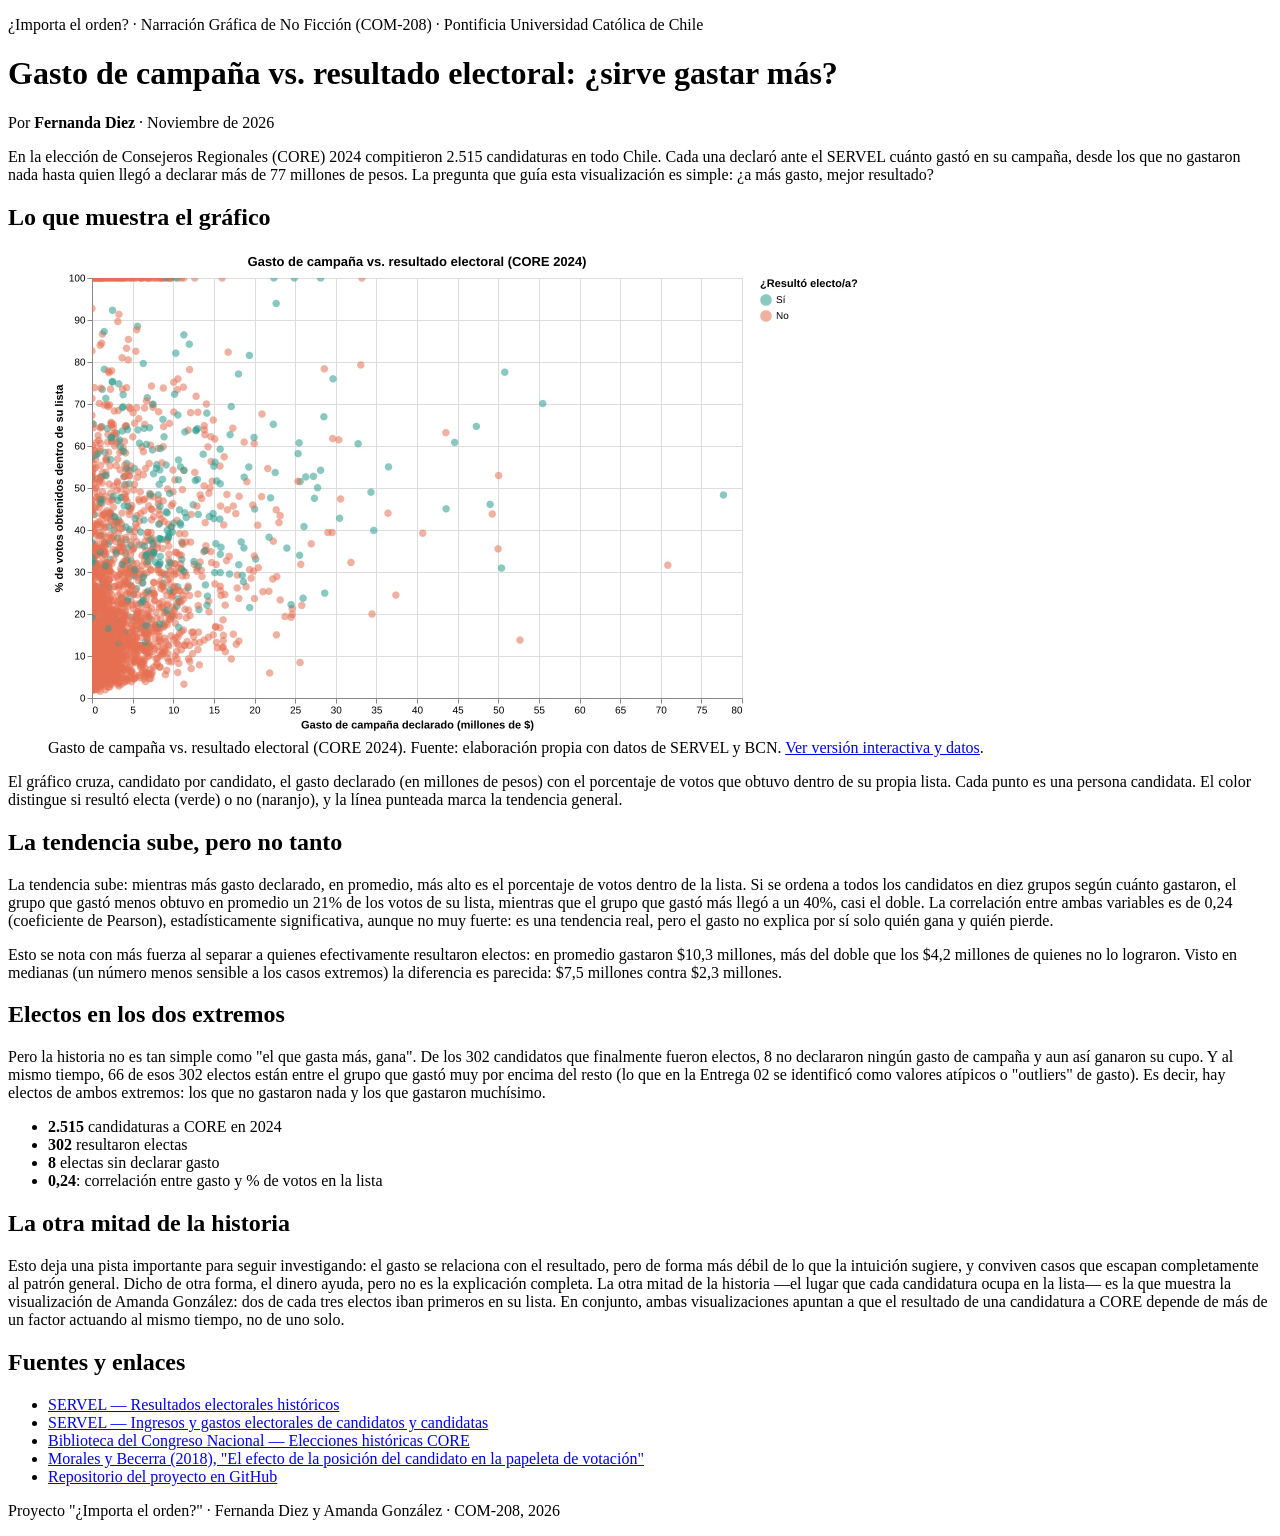
<file: Entrega_04/Diez_Fernanda_01_gasto_vis_01/sitio_web/index.html>
<!DOCTYPE html>
<html lang="es">
<head>
	<meta charset="utf-8">
	<meta name="viewport" content="width=device-width, initial-scale=1">
	<title>¿Sirve gastar más? — Gasto de campaña y resultado electoral, CORE 2024</title>
	<meta name="author" content="Fernanda Diez">
	<meta name="description" content="Crónica de datos sobre la relación entre el gasto de campaña declarado y el resultado de las candidaturas a Consejero Regional en Chile, 2024.">
	<meta name="keywords" content="CORE 2024, consejeros regionales, gasto de campaña, SERVEL, elecciones Chile">
</head>
<body>

	<header>
		<p>¿Importa el orden? · Narración Gráfica de No Ficción (COM-208) · Pontificia Universidad Católica de Chile</p>
		<h1>Gasto de campaña vs. resultado electoral: ¿sirve gastar más?</h1>
		<p>Por <strong>Fernanda Diez</strong> · Noviembre de 2026</p>
	</header>

	<main>
		<section>
			<p>En la elección de Consejeros Regionales (CORE) 2024 compitieron 2.515 candidaturas en todo Chile. Cada una declaró ante el SERVEL cuánto gastó en su campaña, desde los que no gastaron nada hasta quien llegó a declarar más de 77 millones de pesos. La pregunta que guía esta visualización es simple: ¿a más gasto, mejor resultado?</p>
		</section>

		<section>
			<h2>Lo que muestra el gráfico</h2>
			<figure>
				<img src="vis_01.jpg" alt="Gráfico de dispersión: cada punto es una candidatura a CORE 2024. En el eje horizontal va el gasto de campaña declarado, en millones de pesos (de 0 a 80), y en el eje vertical el porcentaje de votos que obtuvo dentro de su propia lista (de 0 a 100). Los puntos verdes son candidaturas electas y los naranjos, no electas. La mayoría de los puntos se concentra bajo los 10 millones de pesos." width="815">
				<figcaption>Gasto de campaña vs. resultado electoral (CORE 2024). Fuente: elaboración propia con datos de SERVEL y BCN. <a href="https://github.com/amanda-gonzalezz/Repo_Proyecto_Diez_Gonzalez/tree/main/Entrega_04/Diez_Fernanda_01_gasto_vis_01/visualizacion" target="_blank">Ver versión interactiva y datos</a>.</figcaption>
			</figure>
			<p>El gráfico cruza, candidato por candidato, el gasto declarado (en millones de pesos) con el porcentaje de votos que obtuvo dentro de su propia lista. Cada punto es una persona candidata. El color distingue si resultó electa (verde) o no (naranjo), y la línea punteada marca la tendencia general.</p>
		</section>

		<section>
			<h2>La tendencia sube, pero no tanto</h2>
			<p>La tendencia sube: mientras más gasto declarado, en promedio, más alto es el porcentaje de votos dentro de la lista. Si se ordena a todos los candidatos en diez grupos según cuánto gastaron, el grupo que gastó menos obtuvo en promedio un 21% de los votos de su lista, mientras que el grupo que gastó más llegó a un 40%, casi el doble. La correlación entre ambas variables es de 0,24 (coeficiente de Pearson), estadísticamente significativa, aunque no muy fuerte: es una tendencia real, pero el gasto no explica por sí solo quién gana y quién pierde.</p>
			<p>Esto se nota con más fuerza al separar a quienes efectivamente resultaron electos: en promedio gastaron $10,3 millones, más del doble que los $4,2 millones de quienes no lo lograron. Visto en medianas (un número menos sensible a los casos extremos) la diferencia es parecida: $7,5 millones contra $2,3 millones.</p>
		</section>

		<section>
			<h2>Electos en los dos extremos</h2>
			<p>Pero la historia no es tan simple como "el que gasta más, gana". De los 302 candidatos que finalmente fueron electos, 8 no declararon ningún gasto de campaña y aun así ganaron su cupo. Y al mismo tiempo, 66 de esos 302 electos están entre el grupo que gastó muy por encima del resto (lo que en la Entrega 02 se identificó como valores atípicos o "outliers" de gasto). Es decir, hay electos de ambos extremos: los que no gastaron nada y los que gastaron muchísimo.</p>
			<ul>
				<li><strong>2.515</strong> candidaturas a CORE en 2024</li>
				<li><strong>302</strong> resultaron electas</li>
				<li><strong>8</strong> electas sin declarar gasto</li>
				<li><strong>0,24</strong>: correlación entre gasto y % de votos en la lista</li>
			</ul>
		</section>

		<section>
			<h2>La otra mitad de la historia</h2>
			<p>Esto deja una pista importante para seguir investigando: el gasto se relaciona con el resultado, pero de forma más débil de lo que la intuición sugiere, y conviven casos que escapan completamente al patrón general. Dicho de otra forma, el dinero ayuda, pero no es la explicación completa. La otra mitad de la historia —el lugar que cada candidatura ocupa en la lista— es la que muestra la visualización de Amanda González: dos de cada tres electos iban primeros en su lista. En conjunto, ambas visualizaciones apuntan a que el resultado de una candidatura a CORE depende de más de un factor actuando al mismo tiempo, no de uno solo.</p>
		</section>
	</main>

	<footer>
		<h2>Fuentes y enlaces</h2>
		<ul>
			<li><a href="https://www.servel.cl/biblioteca-de-documentos/resultados-electorales-historicos/" target="_blank">SERVEL — Resultados electorales históricos</a></li>
			<li><a href="http://www-doc.servel.cl/?tipo=ingresosygastos" target="_blank">SERVEL — Ingresos y gastos electorales de candidatos y candidatas</a></li>
			<li><a href="https://www.bcn.cl/siit/elecciones_historicas/eleciones.html?tipo=Cores" target="_blank">Biblioteca del Congreso Nacional — Elecciones históricas CORE</a></li>
			<li><a href="https://doi.org/10.7440/colombiaint96.2018.02" target="_blank">Morales y Becerra (2018), "El efecto de la posición del candidato en la papeleta de votación"</a></li>
			<li><a href="https://github.com/amanda-gonzalezz/Repo_Proyecto_Diez_Gonzalez" target="_blank">Repositorio del proyecto en GitHub</a></li>
		</ul>
		<p>Proyecto "¿Importa el orden?" · Fernanda Diez y Amanda González · COM-208, 2026</p>
	</footer>

</body>
</html>
</file>
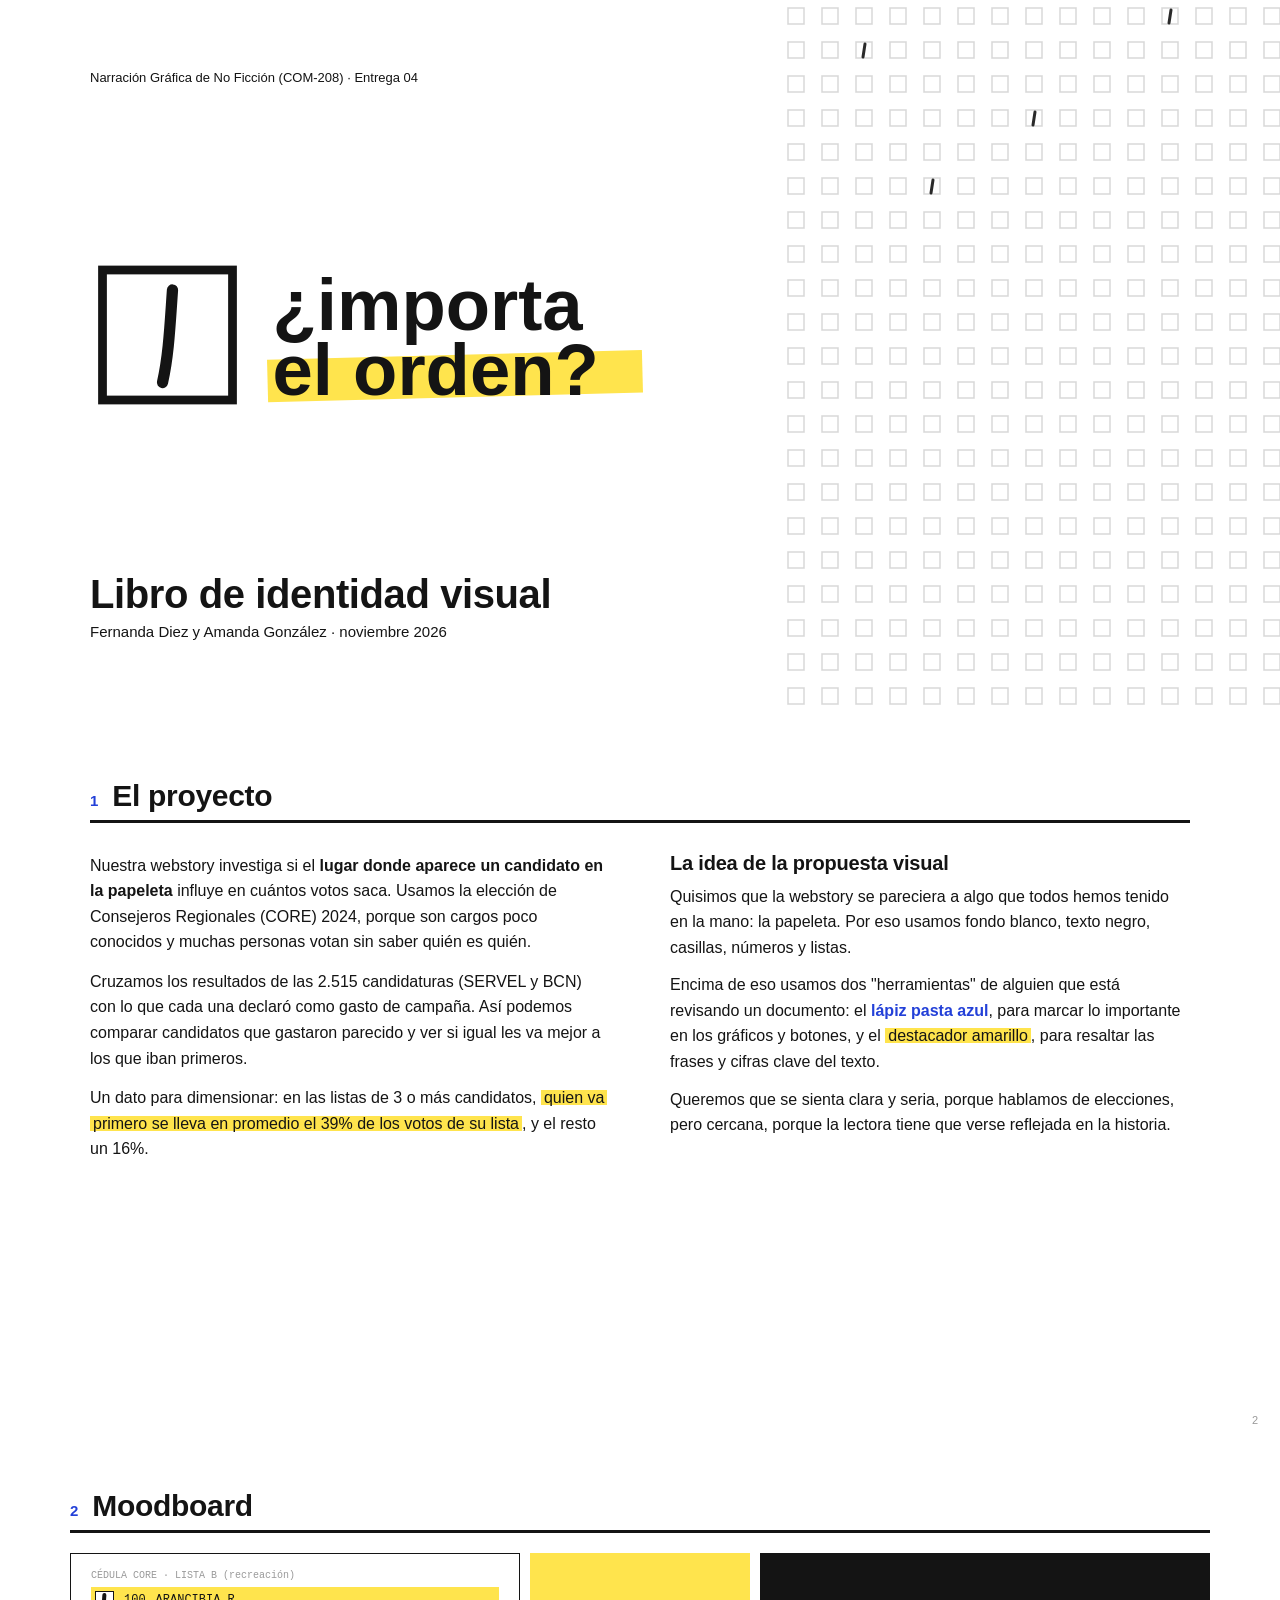
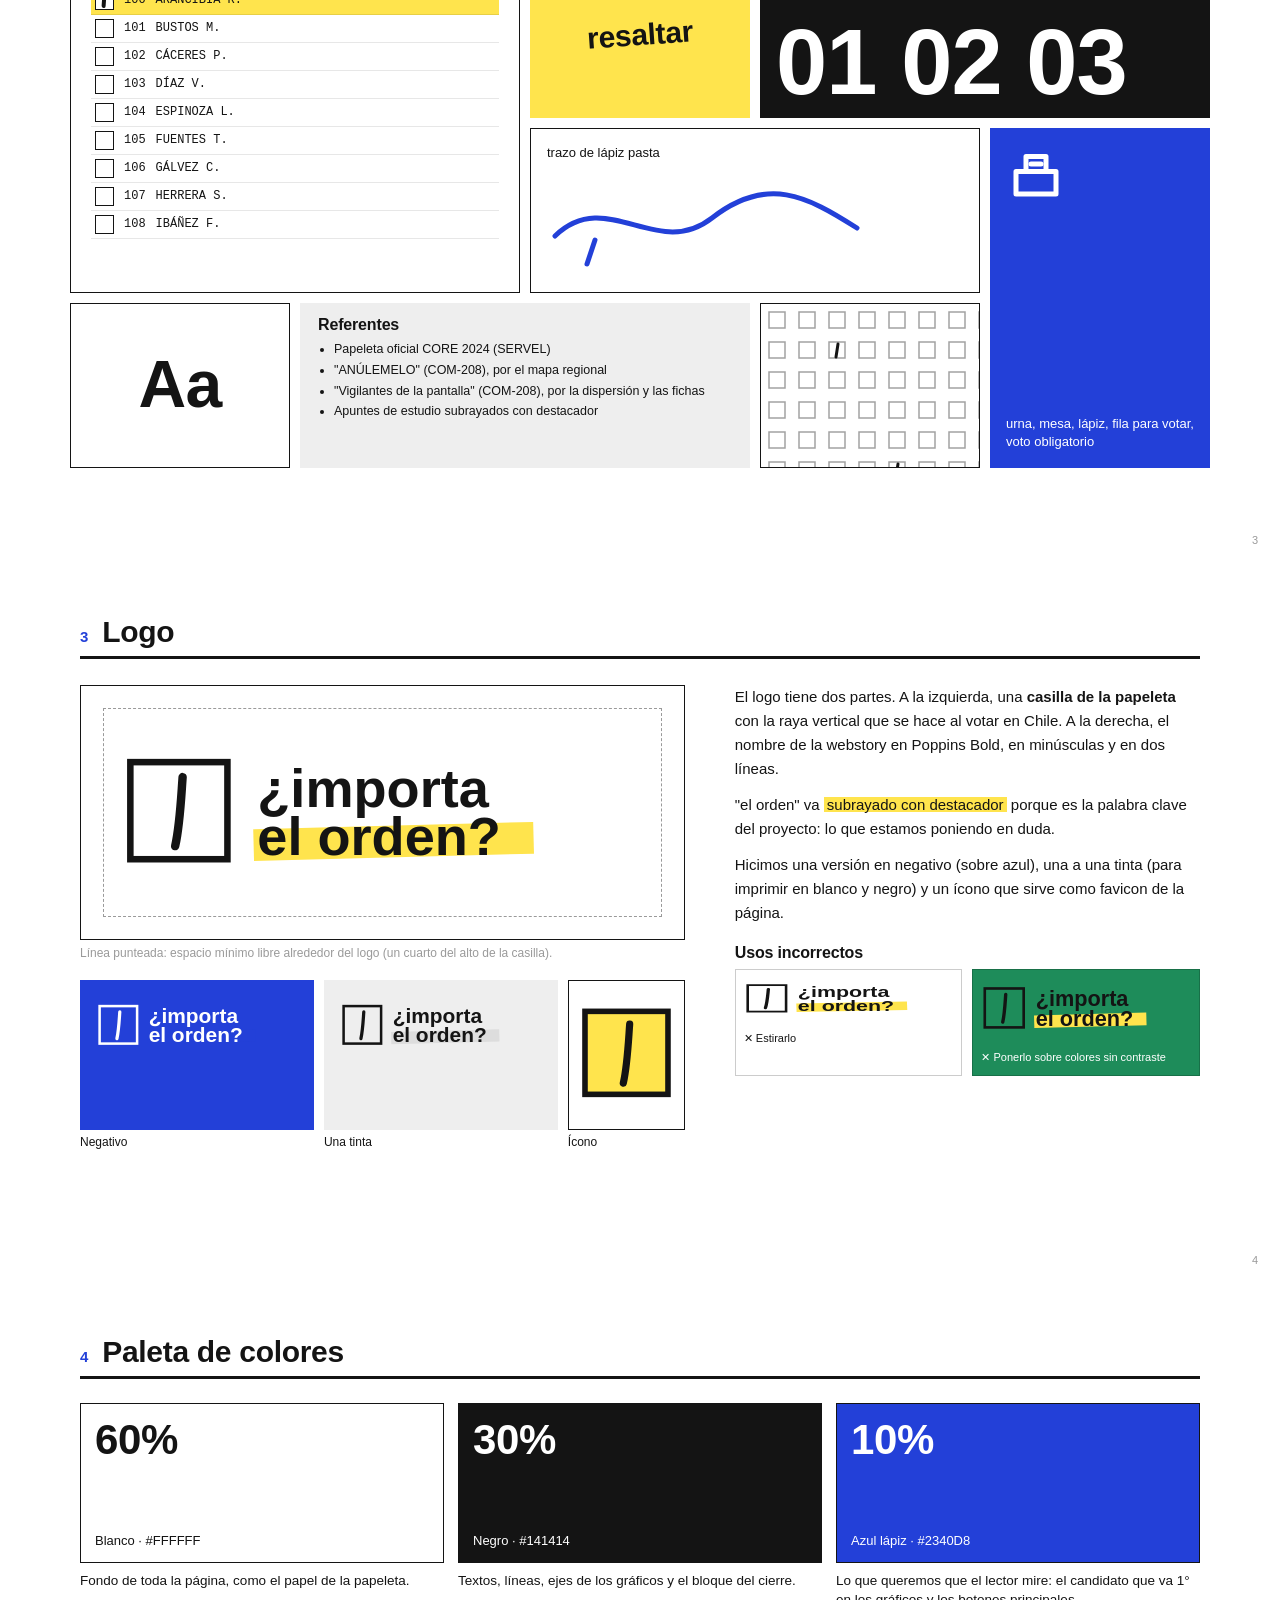
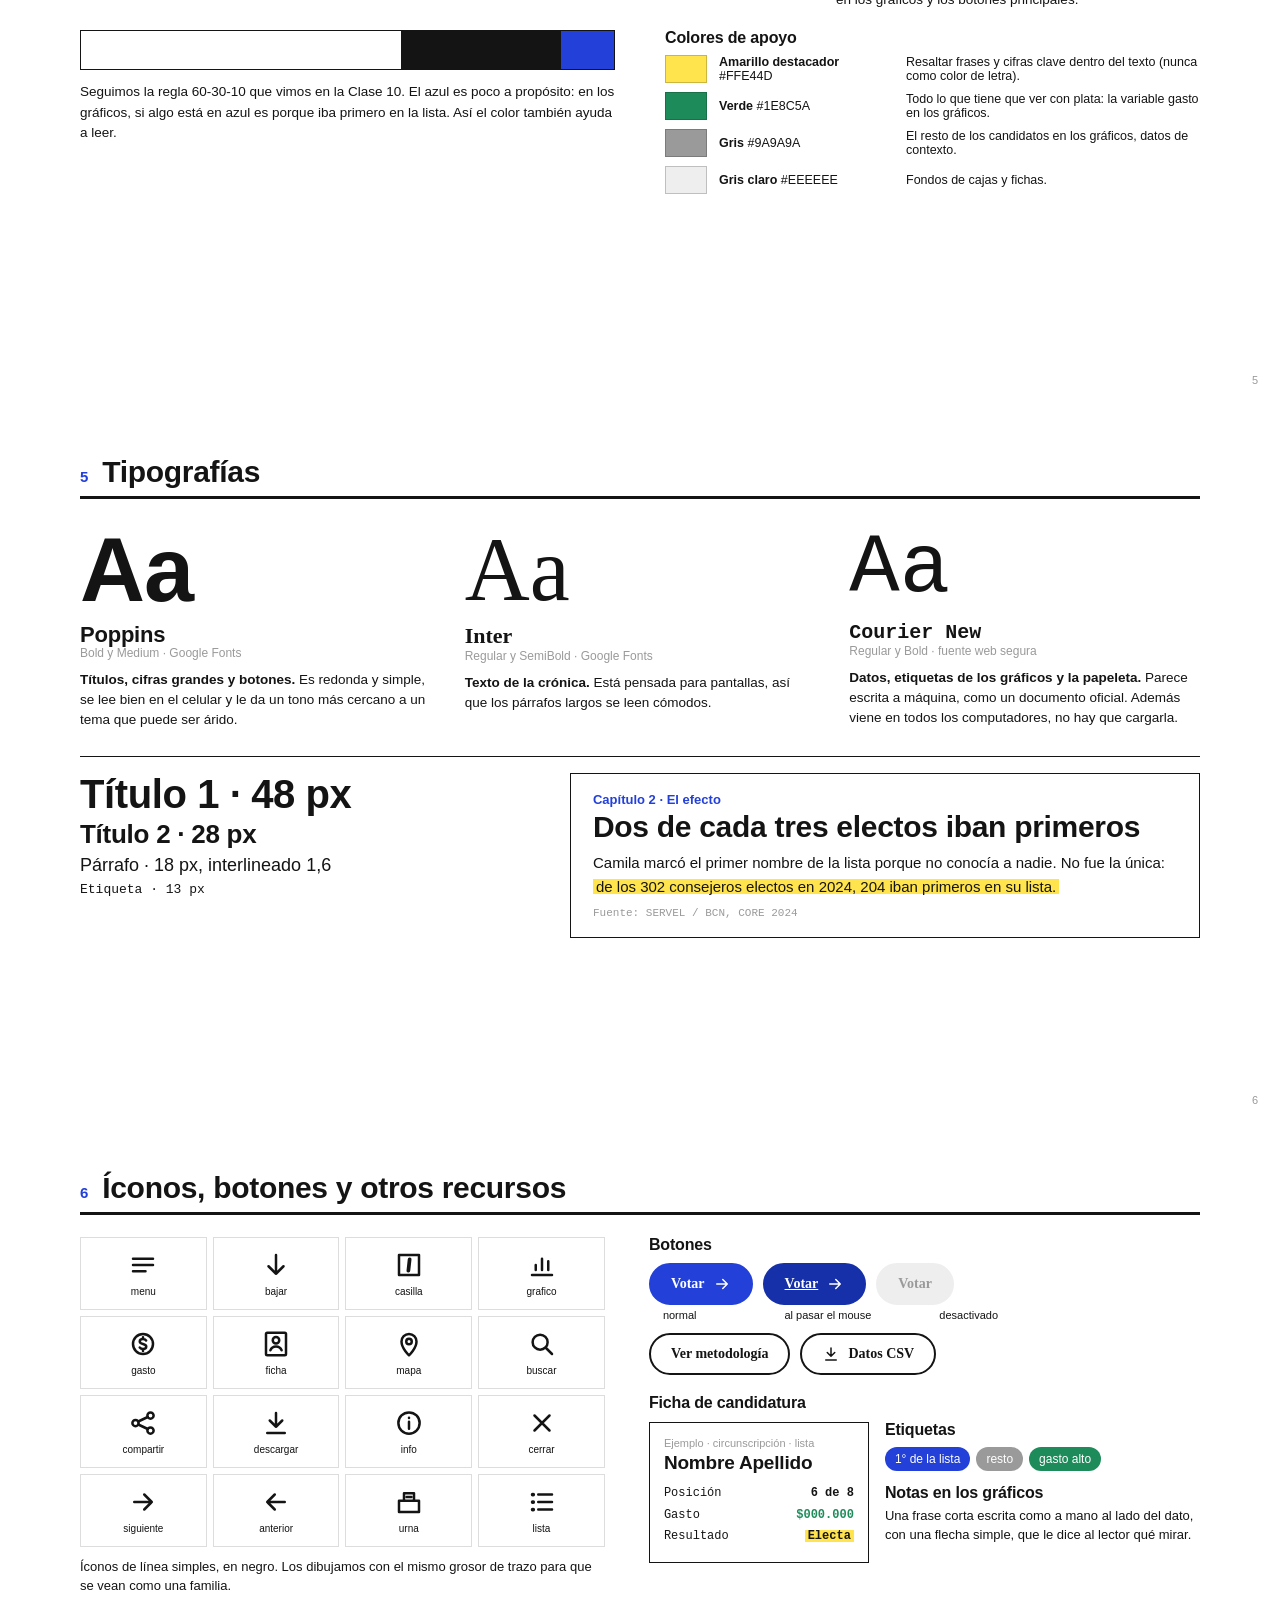
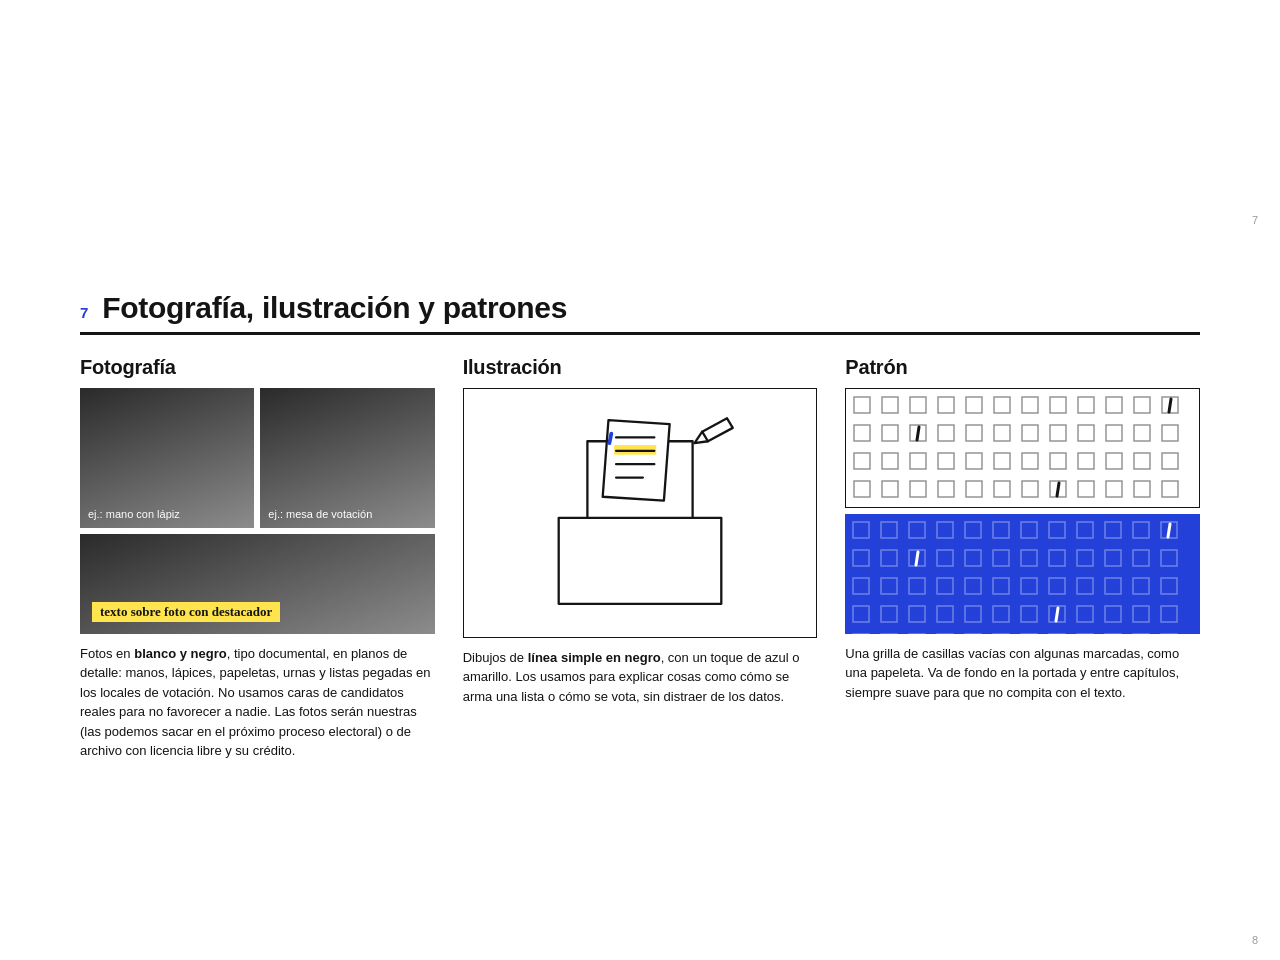
<file: Entrega_04/Recursos_prototipo/fuentes_html/identidad.html>
<!doctype html><html lang="es"><head><meta charset="utf-8"><title>Identidad visual · ¿importa el orden?</title>
<style>@page{size:1280px 720px;margin:0}:root{
  --papel:#FFFFFF; --papel2:#EEEEEE; --tinta:#141414; --rojo:#2340D8;
  --gris:#9A9A9A; --azul:#1E8C5A; --blanco:#FFFFFF; --amarillo:#FFE44D;
  --titulo:"Poppins",sans-serif;
  --texto:"Inter",sans-serif;
  --mono:"Courier New","Liberation Mono",Courier,monospace;
}
*{box-sizing:border-box;margin:0;padding:0}
html,body{-webkit-print-color-adjust:exact;print-color-adjust:exact}
body{font-family:"Inter",sans-serif;color:var(--tinta);background:var(--papel)}
.mono{font-family:var(--mono)}
.serif{font-family:var(--texto)}
.page{page-break-after:always;position:relative;overflow:hidden}
.page:last-child{page-break-after:auto}
.kicker{font-family:var(--titulo);font-weight:500;font-size:13px;color:var(--tinta)}
.h{font-family:var(--titulo);font-weight:700;letter-spacing:-.01em;line-height:1.05}
.hl{background:linear-gradient(transparent 8%,var(--amarillo) 8%,var(--amarillo) 94%,transparent 94%);padding:0 3px;-webkit-box-decoration-break:clone;box-decoration-break:clone}
.folio{position:absolute;bottom:14px;right:22px;font-family:var(--titulo);font-size:11px;color:var(--gris)}
.marca{display:inline-block;width:4px;background:var(--tinta);border-radius:2px;transform:rotate(4deg)}
 .page{width:1280px;height:720px}</style></head><body><section class="page" style="padding:70px 90px">
<div style="position:absolute;right:-20px;top:0;width:520px;height:720px;overflow:hidden;opacity:.9"><svg xmlns="http://www.w3.org/2000/svg" width="540" height="720"><rect x="8" y="8" width="16" height="16" fill="none" stroke="#141414" stroke-opacity="0.18" stroke-width="1.5"/><rect x="8" y="42" width="16" height="16" fill="none" stroke="#141414" stroke-opacity="0.18" stroke-width="1.5"/><rect x="8" y="76" width="16" height="16" fill="none" stroke="#141414" stroke-opacity="0.18" stroke-width="1.5"/><rect x="8" y="110" width="16" height="16" fill="none" stroke="#141414" stroke-opacity="0.18" stroke-width="1.5"/><rect x="8" y="144" width="16" height="16" fill="none" stroke="#141414" stroke-opacity="0.18" stroke-width="1.5"/><rect x="8" y="178" width="16" height="16" fill="none" stroke="#141414" stroke-opacity="0.18" stroke-width="1.5"/><rect x="8" y="212" width="16" height="16" fill="none" stroke="#141414" stroke-opacity="0.18" stroke-width="1.5"/><rect x="8" y="246" width="16" height="16" fill="none" stroke="#141414" stroke-opacity="0.18" stroke-width="1.5"/><rect x="8" y="280" width="16" height="16" fill="none" stroke="#141414" stroke-opacity="0.18" stroke-width="1.5"/><rect x="8" y="314" width="16" height="16" fill="none" stroke="#141414" stroke-opacity="0.18" stroke-width="1.5"/><rect x="8" y="348" width="16" height="16" fill="none" stroke="#141414" stroke-opacity="0.18" stroke-width="1.5"/><rect x="8" y="382" width="16" height="16" fill="none" stroke="#141414" stroke-opacity="0.18" stroke-width="1.5"/><rect x="8" y="416" width="16" height="16" fill="none" stroke="#141414" stroke-opacity="0.18" stroke-width="1.5"/><rect x="8" y="450" width="16" height="16" fill="none" stroke="#141414" stroke-opacity="0.18" stroke-width="1.5"/><rect x="8" y="484" width="16" height="16" fill="none" stroke="#141414" stroke-opacity="0.18" stroke-width="1.5"/><rect x="8" y="518" width="16" height="16" fill="none" stroke="#141414" stroke-opacity="0.18" stroke-width="1.5"/><rect x="8" y="552" width="16" height="16" fill="none" stroke="#141414" stroke-opacity="0.18" stroke-width="1.5"/><rect x="8" y="586" width="16" height="16" fill="none" stroke="#141414" stroke-opacity="0.18" stroke-width="1.5"/><rect x="8" y="620" width="16" height="16" fill="none" stroke="#141414" stroke-opacity="0.18" stroke-width="1.5"/><rect x="8" y="654" width="16" height="16" fill="none" stroke="#141414" stroke-opacity="0.18" stroke-width="1.5"/><rect x="8" y="688" width="16" height="16" fill="none" stroke="#141414" stroke-opacity="0.18" stroke-width="1.5"/><rect x="8" y="722" width="16" height="16" fill="none" stroke="#141414" stroke-opacity="0.18" stroke-width="1.5"/><rect x="42" y="8" width="16" height="16" fill="none" stroke="#141414" stroke-opacity="0.18" stroke-width="1.5"/><rect x="42" y="42" width="16" height="16" fill="none" stroke="#141414" stroke-opacity="0.18" stroke-width="1.5"/><rect x="42" y="76" width="16" height="16" fill="none" stroke="#141414" stroke-opacity="0.18" stroke-width="1.5"/><rect x="42" y="110" width="16" height="16" fill="none" stroke="#141414" stroke-opacity="0.18" stroke-width="1.5"/><rect x="42" y="144" width="16" height="16" fill="none" stroke="#141414" stroke-opacity="0.18" stroke-width="1.5"/><rect x="42" y="178" width="16" height="16" fill="none" stroke="#141414" stroke-opacity="0.18" stroke-width="1.5"/><rect x="42" y="212" width="16" height="16" fill="none" stroke="#141414" stroke-opacity="0.18" stroke-width="1.5"/><rect x="42" y="246" width="16" height="16" fill="none" stroke="#141414" stroke-opacity="0.18" stroke-width="1.5"/><rect x="42" y="280" width="16" height="16" fill="none" stroke="#141414" stroke-opacity="0.18" stroke-width="1.5"/><rect x="42" y="314" width="16" height="16" fill="none" stroke="#141414" stroke-opacity="0.18" stroke-width="1.5"/><rect x="42" y="348" width="16" height="16" fill="none" stroke="#141414" stroke-opacity="0.18" stroke-width="1.5"/><rect x="42" y="382" width="16" height="16" fill="none" stroke="#141414" stroke-opacity="0.18" stroke-width="1.5"/><rect x="42" y="416" width="16" height="16" fill="none" stroke="#141414" stroke-opacity="0.18" stroke-width="1.5"/><rect x="42" y="450" width="16" height="16" fill="none" stroke="#141414" stroke-opacity="0.18" stroke-width="1.5"/><rect x="42" y="484" width="16" height="16" fill="none" stroke="#141414" stroke-opacity="0.18" stroke-width="1.5"/><rect x="42" y="518" width="16" height="16" fill="none" stroke="#141414" stroke-opacity="0.18" stroke-width="1.5"/><rect x="42" y="552" width="16" height="16" fill="none" stroke="#141414" stroke-opacity="0.18" stroke-width="1.5"/><rect x="42" y="586" width="16" height="16" fill="none" stroke="#141414" stroke-opacity="0.18" stroke-width="1.5"/><rect x="42" y="620" width="16" height="16" fill="none" stroke="#141414" stroke-opacity="0.18" stroke-width="1.5"/><rect x="42" y="654" width="16" height="16" fill="none" stroke="#141414" stroke-opacity="0.18" stroke-width="1.5"/><rect x="42" y="688" width="16" height="16" fill="none" stroke="#141414" stroke-opacity="0.18" stroke-width="1.5"/><rect x="42" y="722" width="16" height="16" fill="none" stroke="#141414" stroke-opacity="0.18" stroke-width="1.5"/><rect x="76" y="8" width="16" height="16" fill="none" stroke="#141414" stroke-opacity="0.18" stroke-width="1.5"/><rect x="76" y="42" width="16" height="16" fill="none" stroke="#141414" stroke-opacity="0.18" stroke-width="1.5"/><rect x="76" y="76" width="16" height="16" fill="none" stroke="#141414" stroke-opacity="0.18" stroke-width="1.5"/><rect x="76" y="110" width="16" height="16" fill="none" stroke="#141414" stroke-opacity="0.18" stroke-width="1.5"/><rect x="76" y="144" width="16" height="16" fill="none" stroke="#141414" stroke-opacity="0.18" stroke-width="1.5"/><rect x="76" y="178" width="16" height="16" fill="none" stroke="#141414" stroke-opacity="0.18" stroke-width="1.5"/><rect x="76" y="212" width="16" height="16" fill="none" stroke="#141414" stroke-opacity="0.18" stroke-width="1.5"/><rect x="76" y="246" width="16" height="16" fill="none" stroke="#141414" stroke-opacity="0.18" stroke-width="1.5"/><rect x="76" y="280" width="16" height="16" fill="none" stroke="#141414" stroke-opacity="0.18" stroke-width="1.5"/><rect x="76" y="314" width="16" height="16" fill="none" stroke="#141414" stroke-opacity="0.18" stroke-width="1.5"/><rect x="76" y="348" width="16" height="16" fill="none" stroke="#141414" stroke-opacity="0.18" stroke-width="1.5"/><rect x="76" y="382" width="16" height="16" fill="none" stroke="#141414" stroke-opacity="0.18" stroke-width="1.5"/><rect x="76" y="416" width="16" height="16" fill="none" stroke="#141414" stroke-opacity="0.18" stroke-width="1.5"/><rect x="76" y="450" width="16" height="16" fill="none" stroke="#141414" stroke-opacity="0.18" stroke-width="1.5"/><rect x="76" y="484" width="16" height="16" fill="none" stroke="#141414" stroke-opacity="0.18" stroke-width="1.5"/><rect x="76" y="518" width="16" height="16" fill="none" stroke="#141414" stroke-opacity="0.18" stroke-width="1.5"/><rect x="76" y="552" width="16" height="16" fill="none" stroke="#141414" stroke-opacity="0.18" stroke-width="1.5"/><rect x="76" y="586" width="16" height="16" fill="none" stroke="#141414" stroke-opacity="0.18" stroke-width="1.5"/><rect x="76" y="620" width="16" height="16" fill="none" stroke="#141414" stroke-opacity="0.18" stroke-width="1.5"/><rect x="76" y="654" width="16" height="16" fill="none" stroke="#141414" stroke-opacity="0.18" stroke-width="1.5"/><rect x="76" y="688" width="16" height="16" fill="none" stroke="#141414" stroke-opacity="0.18" stroke-width="1.5"/><rect x="76" y="722" width="16" height="16" fill="none" stroke="#141414" stroke-opacity="0.18" stroke-width="1.5"/><rect x="110" y="8" width="16" height="16" fill="none" stroke="#141414" stroke-opacity="0.18" stroke-width="1.5"/><rect x="110" y="42" width="16" height="16" fill="none" stroke="#141414" stroke-opacity="0.18" stroke-width="1.5"/><rect x="110" y="76" width="16" height="16" fill="none" stroke="#141414" stroke-opacity="0.18" stroke-width="1.5"/><rect x="110" y="110" width="16" height="16" fill="none" stroke="#141414" stroke-opacity="0.18" stroke-width="1.5"/><rect x="110" y="144" width="16" height="16" fill="none" stroke="#141414" stroke-opacity="0.18" stroke-width="1.5"/><rect x="110" y="178" width="16" height="16" fill="none" stroke="#141414" stroke-opacity="0.18" stroke-width="1.5"/><rect x="110" y="212" width="16" height="16" fill="none" stroke="#141414" stroke-opacity="0.18" stroke-width="1.5"/><rect x="110" y="246" width="16" height="16" fill="none" stroke="#141414" stroke-opacity="0.18" stroke-width="1.5"/><rect x="110" y="280" width="16" height="16" fill="none" stroke="#141414" stroke-opacity="0.18" stroke-width="1.5"/><rect x="110" y="314" width="16" height="16" fill="none" stroke="#141414" stroke-opacity="0.18" stroke-width="1.5"/><rect x="110" y="348" width="16" height="16" fill="none" stroke="#141414" stroke-opacity="0.18" stroke-width="1.5"/><rect x="110" y="382" width="16" height="16" fill="none" stroke="#141414" stroke-opacity="0.18" stroke-width="1.5"/><rect x="110" y="416" width="16" height="16" fill="none" stroke="#141414" stroke-opacity="0.18" stroke-width="1.5"/><rect x="110" y="450" width="16" height="16" fill="none" stroke="#141414" stroke-opacity="0.18" stroke-width="1.5"/><rect x="110" y="484" width="16" height="16" fill="none" stroke="#141414" stroke-opacity="0.18" stroke-width="1.5"/><rect x="110" y="518" width="16" height="16" fill="none" stroke="#141414" stroke-opacity="0.18" stroke-width="1.5"/><rect x="110" y="552" width="16" height="16" fill="none" stroke="#141414" stroke-opacity="0.18" stroke-width="1.5"/><rect x="110" y="586" width="16" height="16" fill="none" stroke="#141414" stroke-opacity="0.18" stroke-width="1.5"/><rect x="110" y="620" width="16" height="16" fill="none" stroke="#141414" stroke-opacity="0.18" stroke-width="1.5"/><rect x="110" y="654" width="16" height="16" fill="none" stroke="#141414" stroke-opacity="0.18" stroke-width="1.5"/><rect x="110" y="688" width="16" height="16" fill="none" stroke="#141414" stroke-opacity="0.18" stroke-width="1.5"/><rect x="110" y="722" width="16" height="16" fill="none" stroke="#141414" stroke-opacity="0.18" stroke-width="1.5"/><rect x="144" y="8" width="16" height="16" fill="none" stroke="#141414" stroke-opacity="0.18" stroke-width="1.5"/><rect x="144" y="42" width="16" height="16" fill="none" stroke="#141414" stroke-opacity="0.18" stroke-width="1.5"/><rect x="144" y="76" width="16" height="16" fill="none" stroke="#141414" stroke-opacity="0.18" stroke-width="1.5"/><rect x="144" y="110" width="16" height="16" fill="none" stroke="#141414" stroke-opacity="0.18" stroke-width="1.5"/><rect x="144" y="144" width="16" height="16" fill="none" stroke="#141414" stroke-opacity="0.18" stroke-width="1.5"/><rect x="144" y="178" width="16" height="16" fill="none" stroke="#141414" stroke-opacity="0.18" stroke-width="1.5"/><rect x="144" y="212" width="16" height="16" fill="none" stroke="#141414" stroke-opacity="0.18" stroke-width="1.5"/><rect x="144" y="246" width="16" height="16" fill="none" stroke="#141414" stroke-opacity="0.18" stroke-width="1.5"/><rect x="144" y="280" width="16" height="16" fill="none" stroke="#141414" stroke-opacity="0.18" stroke-width="1.5"/><rect x="144" y="314" width="16" height="16" fill="none" stroke="#141414" stroke-opacity="0.18" stroke-width="1.5"/><rect x="144" y="348" width="16" height="16" fill="none" stroke="#141414" stroke-opacity="0.18" stroke-width="1.5"/><rect x="144" y="382" width="16" height="16" fill="none" stroke="#141414" stroke-opacity="0.18" stroke-width="1.5"/><rect x="144" y="416" width="16" height="16" fill="none" stroke="#141414" stroke-opacity="0.18" stroke-width="1.5"/><rect x="144" y="450" width="16" height="16" fill="none" stroke="#141414" stroke-opacity="0.18" stroke-width="1.5"/><rect x="144" y="484" width="16" height="16" fill="none" stroke="#141414" stroke-opacity="0.18" stroke-width="1.5"/><rect x="144" y="518" width="16" height="16" fill="none" stroke="#141414" stroke-opacity="0.18" stroke-width="1.5"/><rect x="144" y="552" width="16" height="16" fill="none" stroke="#141414" stroke-opacity="0.18" stroke-width="1.5"/><rect x="144" y="586" width="16" height="16" fill="none" stroke="#141414" stroke-opacity="0.18" stroke-width="1.5"/><rect x="144" y="620" width="16" height="16" fill="none" stroke="#141414" stroke-opacity="0.18" stroke-width="1.5"/><rect x="144" y="654" width="16" height="16" fill="none" stroke="#141414" stroke-opacity="0.18" stroke-width="1.5"/><rect x="144" y="688" width="16" height="16" fill="none" stroke="#141414" stroke-opacity="0.18" stroke-width="1.5"/><rect x="144" y="722" width="16" height="16" fill="none" stroke="#141414" stroke-opacity="0.18" stroke-width="1.5"/><rect x="178" y="8" width="16" height="16" fill="none" stroke="#141414" stroke-opacity="0.18" stroke-width="1.5"/><rect x="178" y="42" width="16" height="16" fill="none" stroke="#141414" stroke-opacity="0.18" stroke-width="1.5"/><rect x="178" y="76" width="16" height="16" fill="none" stroke="#141414" stroke-opacity="0.18" stroke-width="1.5"/><rect x="178" y="110" width="16" height="16" fill="none" stroke="#141414" stroke-opacity="0.18" stroke-width="1.5"/><rect x="178" y="144" width="16" height="16" fill="none" stroke="#141414" stroke-opacity="0.18" stroke-width="1.5"/><rect x="178" y="178" width="16" height="16" fill="none" stroke="#141414" stroke-opacity="0.18" stroke-width="1.5"/><rect x="178" y="212" width="16" height="16" fill="none" stroke="#141414" stroke-opacity="0.18" stroke-width="1.5"/><rect x="178" y="246" width="16" height="16" fill="none" stroke="#141414" stroke-opacity="0.18" stroke-width="1.5"/><rect x="178" y="280" width="16" height="16" fill="none" stroke="#141414" stroke-opacity="0.18" stroke-width="1.5"/><rect x="178" y="314" width="16" height="16" fill="none" stroke="#141414" stroke-opacity="0.18" stroke-width="1.5"/><rect x="178" y="348" width="16" height="16" fill="none" stroke="#141414" stroke-opacity="0.18" stroke-width="1.5"/><rect x="178" y="382" width="16" height="16" fill="none" stroke="#141414" stroke-opacity="0.18" stroke-width="1.5"/><rect x="178" y="416" width="16" height="16" fill="none" stroke="#141414" stroke-opacity="0.18" stroke-width="1.5"/><rect x="178" y="450" width="16" height="16" fill="none" stroke="#141414" stroke-opacity="0.18" stroke-width="1.5"/><rect x="178" y="484" width="16" height="16" fill="none" stroke="#141414" stroke-opacity="0.18" stroke-width="1.5"/><rect x="178" y="518" width="16" height="16" fill="none" stroke="#141414" stroke-opacity="0.18" stroke-width="1.5"/><rect x="178" y="552" width="16" height="16" fill="none" stroke="#141414" stroke-opacity="0.18" stroke-width="1.5"/><rect x="178" y="586" width="16" height="16" fill="none" stroke="#141414" stroke-opacity="0.18" stroke-width="1.5"/><rect x="178" y="620" width="16" height="16" fill="none" stroke="#141414" stroke-opacity="0.18" stroke-width="1.5"/><rect x="178" y="654" width="16" height="16" fill="none" stroke="#141414" stroke-opacity="0.18" stroke-width="1.5"/><rect x="178" y="688" width="16" height="16" fill="none" stroke="#141414" stroke-opacity="0.18" stroke-width="1.5"/><rect x="178" y="722" width="16" height="16" fill="none" stroke="#141414" stroke-opacity="0.18" stroke-width="1.5"/><rect x="212" y="8" width="16" height="16" fill="none" stroke="#141414" stroke-opacity="0.18" stroke-width="1.5"/><rect x="212" y="42" width="16" height="16" fill="none" stroke="#141414" stroke-opacity="0.18" stroke-width="1.5"/><rect x="212" y="76" width="16" height="16" fill="none" stroke="#141414" stroke-opacity="0.18" stroke-width="1.5"/><rect x="212" y="110" width="16" height="16" fill="none" stroke="#141414" stroke-opacity="0.18" stroke-width="1.5"/><rect x="212" y="144" width="16" height="16" fill="none" stroke="#141414" stroke-opacity="0.18" stroke-width="1.5"/><rect x="212" y="178" width="16" height="16" fill="none" stroke="#141414" stroke-opacity="0.18" stroke-width="1.5"/><rect x="212" y="212" width="16" height="16" fill="none" stroke="#141414" stroke-opacity="0.18" stroke-width="1.5"/><rect x="212" y="246" width="16" height="16" fill="none" stroke="#141414" stroke-opacity="0.18" stroke-width="1.5"/><rect x="212" y="280" width="16" height="16" fill="none" stroke="#141414" stroke-opacity="0.18" stroke-width="1.5"/><rect x="212" y="314" width="16" height="16" fill="none" stroke="#141414" stroke-opacity="0.18" stroke-width="1.5"/><rect x="212" y="348" width="16" height="16" fill="none" stroke="#141414" stroke-opacity="0.18" stroke-width="1.5"/><rect x="212" y="382" width="16" height="16" fill="none" stroke="#141414" stroke-opacity="0.18" stroke-width="1.5"/><rect x="212" y="416" width="16" height="16" fill="none" stroke="#141414" stroke-opacity="0.18" stroke-width="1.5"/><rect x="212" y="450" width="16" height="16" fill="none" stroke="#141414" stroke-opacity="0.18" stroke-width="1.5"/><rect x="212" y="484" width="16" height="16" fill="none" stroke="#141414" stroke-opacity="0.18" stroke-width="1.5"/><rect x="212" y="518" width="16" height="16" fill="none" stroke="#141414" stroke-opacity="0.18" stroke-width="1.5"/><rect x="212" y="552" width="16" height="16" fill="none" stroke="#141414" stroke-opacity="0.18" stroke-width="1.5"/><rect x="212" y="586" width="16" height="16" fill="none" stroke="#141414" stroke-opacity="0.18" stroke-width="1.5"/><rect x="212" y="620" width="16" height="16" fill="none" stroke="#141414" stroke-opacity="0.18" stroke-width="1.5"/><rect x="212" y="654" width="16" height="16" fill="none" stroke="#141414" stroke-opacity="0.18" stroke-width="1.5"/><rect x="212" y="688" width="16" height="16" fill="none" stroke="#141414" stroke-opacity="0.18" stroke-width="1.5"/><rect x="212" y="722" width="16" height="16" fill="none" stroke="#141414" stroke-opacity="0.18" stroke-width="1.5"/><rect x="246" y="8" width="16" height="16" fill="none" stroke="#141414" stroke-opacity="0.18" stroke-width="1.5"/><rect x="246" y="42" width="16" height="16" fill="none" stroke="#141414" stroke-opacity="0.18" stroke-width="1.5"/><rect x="246" y="76" width="16" height="16" fill="none" stroke="#141414" stroke-opacity="0.18" stroke-width="1.5"/><rect x="246" y="110" width="16" height="16" fill="none" stroke="#141414" stroke-opacity="0.18" stroke-width="1.5"/><rect x="246" y="144" width="16" height="16" fill="none" stroke="#141414" stroke-opacity="0.18" stroke-width="1.5"/><rect x="246" y="178" width="16" height="16" fill="none" stroke="#141414" stroke-opacity="0.18" stroke-width="1.5"/><rect x="246" y="212" width="16" height="16" fill="none" stroke="#141414" stroke-opacity="0.18" stroke-width="1.5"/><rect x="246" y="246" width="16" height="16" fill="none" stroke="#141414" stroke-opacity="0.18" stroke-width="1.5"/><rect x="246" y="280" width="16" height="16" fill="none" stroke="#141414" stroke-opacity="0.18" stroke-width="1.5"/><rect x="246" y="314" width="16" height="16" fill="none" stroke="#141414" stroke-opacity="0.18" stroke-width="1.5"/><rect x="246" y="348" width="16" height="16" fill="none" stroke="#141414" stroke-opacity="0.18" stroke-width="1.5"/><rect x="246" y="382" width="16" height="16" fill="none" stroke="#141414" stroke-opacity="0.18" stroke-width="1.5"/><rect x="246" y="416" width="16" height="16" fill="none" stroke="#141414" stroke-opacity="0.18" stroke-width="1.5"/><rect x="246" y="450" width="16" height="16" fill="none" stroke="#141414" stroke-opacity="0.18" stroke-width="1.5"/><rect x="246" y="484" width="16" height="16" fill="none" stroke="#141414" stroke-opacity="0.18" stroke-width="1.5"/><rect x="246" y="518" width="16" height="16" fill="none" stroke="#141414" stroke-opacity="0.18" stroke-width="1.5"/><rect x="246" y="552" width="16" height="16" fill="none" stroke="#141414" stroke-opacity="0.18" stroke-width="1.5"/><rect x="246" y="586" width="16" height="16" fill="none" stroke="#141414" stroke-opacity="0.18" stroke-width="1.5"/><rect x="246" y="620" width="16" height="16" fill="none" stroke="#141414" stroke-opacity="0.18" stroke-width="1.5"/><rect x="246" y="654" width="16" height="16" fill="none" stroke="#141414" stroke-opacity="0.18" stroke-width="1.5"/><rect x="246" y="688" width="16" height="16" fill="none" stroke="#141414" stroke-opacity="0.18" stroke-width="1.5"/><rect x="246" y="722" width="16" height="16" fill="none" stroke="#141414" stroke-opacity="0.18" stroke-width="1.5"/><rect x="280" y="8" width="16" height="16" fill="none" stroke="#141414" stroke-opacity="0.18" stroke-width="1.5"/><rect x="280" y="42" width="16" height="16" fill="none" stroke="#141414" stroke-opacity="0.18" stroke-width="1.5"/><rect x="280" y="76" width="16" height="16" fill="none" stroke="#141414" stroke-opacity="0.18" stroke-width="1.5"/><rect x="280" y="110" width="16" height="16" fill="none" stroke="#141414" stroke-opacity="0.18" stroke-width="1.5"/><rect x="280" y="144" width="16" height="16" fill="none" stroke="#141414" stroke-opacity="0.18" stroke-width="1.5"/><rect x="280" y="178" width="16" height="16" fill="none" stroke="#141414" stroke-opacity="0.18" stroke-width="1.5"/><rect x="280" y="212" width="16" height="16" fill="none" stroke="#141414" stroke-opacity="0.18" stroke-width="1.5"/><rect x="280" y="246" width="16" height="16" fill="none" stroke="#141414" stroke-opacity="0.18" stroke-width="1.5"/><rect x="280" y="280" width="16" height="16" fill="none" stroke="#141414" stroke-opacity="0.18" stroke-width="1.5"/><rect x="280" y="314" width="16" height="16" fill="none" stroke="#141414" stroke-opacity="0.18" stroke-width="1.5"/><rect x="280" y="348" width="16" height="16" fill="none" stroke="#141414" stroke-opacity="0.18" stroke-width="1.5"/><rect x="280" y="382" width="16" height="16" fill="none" stroke="#141414" stroke-opacity="0.18" stroke-width="1.5"/><rect x="280" y="416" width="16" height="16" fill="none" stroke="#141414" stroke-opacity="0.18" stroke-width="1.5"/><rect x="280" y="450" width="16" height="16" fill="none" stroke="#141414" stroke-opacity="0.18" stroke-width="1.5"/><rect x="280" y="484" width="16" height="16" fill="none" stroke="#141414" stroke-opacity="0.18" stroke-width="1.5"/><rect x="280" y="518" width="16" height="16" fill="none" stroke="#141414" stroke-opacity="0.18" stroke-width="1.5"/><rect x="280" y="552" width="16" height="16" fill="none" stroke="#141414" stroke-opacity="0.18" stroke-width="1.5"/><rect x="280" y="586" width="16" height="16" fill="none" stroke="#141414" stroke-opacity="0.18" stroke-width="1.5"/><rect x="280" y="620" width="16" height="16" fill="none" stroke="#141414" stroke-opacity="0.18" stroke-width="1.5"/><rect x="280" y="654" width="16" height="16" fill="none" stroke="#141414" stroke-opacity="0.18" stroke-width="1.5"/><rect x="280" y="688" width="16" height="16" fill="none" stroke="#141414" stroke-opacity="0.18" stroke-width="1.5"/><rect x="280" y="722" width="16" height="16" fill="none" stroke="#141414" stroke-opacity="0.18" stroke-width="1.5"/><rect x="314" y="8" width="16" height="16" fill="none" stroke="#141414" stroke-opacity="0.18" stroke-width="1.5"/><rect x="314" y="42" width="16" height="16" fill="none" stroke="#141414" stroke-opacity="0.18" stroke-width="1.5"/><rect x="314" y="76" width="16" height="16" fill="none" stroke="#141414" stroke-opacity="0.18" stroke-width="1.5"/><rect x="314" y="110" width="16" height="16" fill="none" stroke="#141414" stroke-opacity="0.18" stroke-width="1.5"/><rect x="314" y="144" width="16" height="16" fill="none" stroke="#141414" stroke-opacity="0.18" stroke-width="1.5"/><rect x="314" y="178" width="16" height="16" fill="none" stroke="#141414" stroke-opacity="0.18" stroke-width="1.5"/><rect x="314" y="212" width="16" height="16" fill="none" stroke="#141414" stroke-opacity="0.18" stroke-width="1.5"/><rect x="314" y="246" width="16" height="16" fill="none" stroke="#141414" stroke-opacity="0.18" stroke-width="1.5"/><rect x="314" y="280" width="16" height="16" fill="none" stroke="#141414" stroke-opacity="0.18" stroke-width="1.5"/><rect x="314" y="314" width="16" height="16" fill="none" stroke="#141414" stroke-opacity="0.18" stroke-width="1.5"/><rect x="314" y="348" width="16" height="16" fill="none" stroke="#141414" stroke-opacity="0.18" stroke-width="1.5"/><rect x="314" y="382" width="16" height="16" fill="none" stroke="#141414" stroke-opacity="0.18" stroke-width="1.5"/><rect x="314" y="416" width="16" height="16" fill="none" stroke="#141414" stroke-opacity="0.18" stroke-width="1.5"/><rect x="314" y="450" width="16" height="16" fill="none" stroke="#141414" stroke-opacity="0.18" stroke-width="1.5"/><rect x="314" y="484" width="16" height="16" fill="none" stroke="#141414" stroke-opacity="0.18" stroke-width="1.5"/><rect x="314" y="518" width="16" height="16" fill="none" stroke="#141414" stroke-opacity="0.18" stroke-width="1.5"/><rect x="314" y="552" width="16" height="16" fill="none" stroke="#141414" stroke-opacity="0.18" stroke-width="1.5"/><rect x="314" y="586" width="16" height="16" fill="none" stroke="#141414" stroke-opacity="0.18" stroke-width="1.5"/><rect x="314" y="620" width="16" height="16" fill="none" stroke="#141414" stroke-opacity="0.18" stroke-width="1.5"/><rect x="314" y="654" width="16" height="16" fill="none" stroke="#141414" stroke-opacity="0.18" stroke-width="1.5"/><rect x="314" y="688" width="16" height="16" fill="none" stroke="#141414" stroke-opacity="0.18" stroke-width="1.5"/><rect x="314" y="722" width="16" height="16" fill="none" stroke="#141414" stroke-opacity="0.18" stroke-width="1.5"/><rect x="348" y="8" width="16" height="16" fill="none" stroke="#141414" stroke-opacity="0.18" stroke-width="1.5"/><rect x="348" y="42" width="16" height="16" fill="none" stroke="#141414" stroke-opacity="0.18" stroke-width="1.5"/><rect x="348" y="76" width="16" height="16" fill="none" stroke="#141414" stroke-opacity="0.18" stroke-width="1.5"/><rect x="348" y="110" width="16" height="16" fill="none" stroke="#141414" stroke-opacity="0.18" stroke-width="1.5"/><rect x="348" y="144" width="16" height="16" fill="none" stroke="#141414" stroke-opacity="0.18" stroke-width="1.5"/><rect x="348" y="178" width="16" height="16" fill="none" stroke="#141414" stroke-opacity="0.18" stroke-width="1.5"/><rect x="348" y="212" width="16" height="16" fill="none" stroke="#141414" stroke-opacity="0.18" stroke-width="1.5"/><rect x="348" y="246" width="16" height="16" fill="none" stroke="#141414" stroke-opacity="0.18" stroke-width="1.5"/><rect x="348" y="280" width="16" height="16" fill="none" stroke="#141414" stroke-opacity="0.18" stroke-width="1.5"/><rect x="348" y="314" width="16" height="16" fill="none" stroke="#141414" stroke-opacity="0.18" stroke-width="1.5"/><rect x="348" y="348" width="16" height="16" fill="none" stroke="#141414" stroke-opacity="0.18" stroke-width="1.5"/><rect x="348" y="382" width="16" height="16" fill="none" stroke="#141414" stroke-opacity="0.18" stroke-width="1.5"/><rect x="348" y="416" width="16" height="16" fill="none" stroke="#141414" stroke-opacity="0.18" stroke-width="1.5"/><rect x="348" y="450" width="16" height="16" fill="none" stroke="#141414" stroke-opacity="0.18" stroke-width="1.5"/><rect x="348" y="484" width="16" height="16" fill="none" stroke="#141414" stroke-opacity="0.18" stroke-width="1.5"/><rect x="348" y="518" width="16" height="16" fill="none" stroke="#141414" stroke-opacity="0.18" stroke-width="1.5"/><rect x="348" y="552" width="16" height="16" fill="none" stroke="#141414" stroke-opacity="0.18" stroke-width="1.5"/><rect x="348" y="586" width="16" height="16" fill="none" stroke="#141414" stroke-opacity="0.18" stroke-width="1.5"/><rect x="348" y="620" width="16" height="16" fill="none" stroke="#141414" stroke-opacity="0.18" stroke-width="1.5"/><rect x="348" y="654" width="16" height="16" fill="none" stroke="#141414" stroke-opacity="0.18" stroke-width="1.5"/><rect x="348" y="688" width="16" height="16" fill="none" stroke="#141414" stroke-opacity="0.18" stroke-width="1.5"/><rect x="348" y="722" width="16" height="16" fill="none" stroke="#141414" stroke-opacity="0.18" stroke-width="1.5"/><rect x="382" y="8" width="16" height="16" fill="none" stroke="#141414" stroke-opacity="0.18" stroke-width="1.5"/><rect x="382" y="42" width="16" height="16" fill="none" stroke="#141414" stroke-opacity="0.18" stroke-width="1.5"/><rect x="382" y="76" width="16" height="16" fill="none" stroke="#141414" stroke-opacity="0.18" stroke-width="1.5"/><rect x="382" y="110" width="16" height="16" fill="none" stroke="#141414" stroke-opacity="0.18" stroke-width="1.5"/><rect x="382" y="144" width="16" height="16" fill="none" stroke="#141414" stroke-opacity="0.18" stroke-width="1.5"/><rect x="382" y="178" width="16" height="16" fill="none" stroke="#141414" stroke-opacity="0.18" stroke-width="1.5"/><rect x="382" y="212" width="16" height="16" fill="none" stroke="#141414" stroke-opacity="0.18" stroke-width="1.5"/><rect x="382" y="246" width="16" height="16" fill="none" stroke="#141414" stroke-opacity="0.18" stroke-width="1.5"/><rect x="382" y="280" width="16" height="16" fill="none" stroke="#141414" stroke-opacity="0.18" stroke-width="1.5"/><rect x="382" y="314" width="16" height="16" fill="none" stroke="#141414" stroke-opacity="0.18" stroke-width="1.5"/><rect x="382" y="348" width="16" height="16" fill="none" stroke="#141414" stroke-opacity="0.18" stroke-width="1.5"/><rect x="382" y="382" width="16" height="16" fill="none" stroke="#141414" stroke-opacity="0.18" stroke-width="1.5"/><rect x="382" y="416" width="16" height="16" fill="none" stroke="#141414" stroke-opacity="0.18" stroke-width="1.5"/><rect x="382" y="450" width="16" height="16" fill="none" stroke="#141414" stroke-opacity="0.18" stroke-width="1.5"/><rect x="382" y="484" width="16" height="16" fill="none" stroke="#141414" stroke-opacity="0.18" stroke-width="1.5"/><rect x="382" y="518" width="16" height="16" fill="none" stroke="#141414" stroke-opacity="0.18" stroke-width="1.5"/><rect x="382" y="552" width="16" height="16" fill="none" stroke="#141414" stroke-opacity="0.18" stroke-width="1.5"/><rect x="382" y="586" width="16" height="16" fill="none" stroke="#141414" stroke-opacity="0.18" stroke-width="1.5"/><rect x="382" y="620" width="16" height="16" fill="none" stroke="#141414" stroke-opacity="0.18" stroke-width="1.5"/><rect x="382" y="654" width="16" height="16" fill="none" stroke="#141414" stroke-opacity="0.18" stroke-width="1.5"/><rect x="382" y="688" width="16" height="16" fill="none" stroke="#141414" stroke-opacity="0.18" stroke-width="1.5"/><rect x="382" y="722" width="16" height="16" fill="none" stroke="#141414" stroke-opacity="0.18" stroke-width="1.5"/><rect x="416" y="8" width="16" height="16" fill="none" stroke="#141414" stroke-opacity="0.18" stroke-width="1.5"/><rect x="416" y="42" width="16" height="16" fill="none" stroke="#141414" stroke-opacity="0.18" stroke-width="1.5"/><rect x="416" y="76" width="16" height="16" fill="none" stroke="#141414" stroke-opacity="0.18" stroke-width="1.5"/><rect x="416" y="110" width="16" height="16" fill="none" stroke="#141414" stroke-opacity="0.18" stroke-width="1.5"/><rect x="416" y="144" width="16" height="16" fill="none" stroke="#141414" stroke-opacity="0.18" stroke-width="1.5"/><rect x="416" y="178" width="16" height="16" fill="none" stroke="#141414" stroke-opacity="0.18" stroke-width="1.5"/><rect x="416" y="212" width="16" height="16" fill="none" stroke="#141414" stroke-opacity="0.18" stroke-width="1.5"/><rect x="416" y="246" width="16" height="16" fill="none" stroke="#141414" stroke-opacity="0.18" stroke-width="1.5"/><rect x="416" y="280" width="16" height="16" fill="none" stroke="#141414" stroke-opacity="0.18" stroke-width="1.5"/><rect x="416" y="314" width="16" height="16" fill="none" stroke="#141414" stroke-opacity="0.18" stroke-width="1.5"/><rect x="416" y="348" width="16" height="16" fill="none" stroke="#141414" stroke-opacity="0.18" stroke-width="1.5"/><rect x="416" y="382" width="16" height="16" fill="none" stroke="#141414" stroke-opacity="0.18" stroke-width="1.5"/><rect x="416" y="416" width="16" height="16" fill="none" stroke="#141414" stroke-opacity="0.18" stroke-width="1.5"/><rect x="416" y="450" width="16" height="16" fill="none" stroke="#141414" stroke-opacity="0.18" stroke-width="1.5"/><rect x="416" y="484" width="16" height="16" fill="none" stroke="#141414" stroke-opacity="0.18" stroke-width="1.5"/><rect x="416" y="518" width="16" height="16" fill="none" stroke="#141414" stroke-opacity="0.18" stroke-width="1.5"/><rect x="416" y="552" width="16" height="16" fill="none" stroke="#141414" stroke-opacity="0.18" stroke-width="1.5"/><rect x="416" y="586" width="16" height="16" fill="none" stroke="#141414" stroke-opacity="0.18" stroke-width="1.5"/><rect x="416" y="620" width="16" height="16" fill="none" stroke="#141414" stroke-opacity="0.18" stroke-width="1.5"/><rect x="416" y="654" width="16" height="16" fill="none" stroke="#141414" stroke-opacity="0.18" stroke-width="1.5"/><rect x="416" y="688" width="16" height="16" fill="none" stroke="#141414" stroke-opacity="0.18" stroke-width="1.5"/><rect x="416" y="722" width="16" height="16" fill="none" stroke="#141414" stroke-opacity="0.18" stroke-width="1.5"/><rect x="450" y="8" width="16" height="16" fill="none" stroke="#141414" stroke-opacity="0.18" stroke-width="1.5"/><rect x="450" y="42" width="16" height="16" fill="none" stroke="#141414" stroke-opacity="0.18" stroke-width="1.5"/><rect x="450" y="76" width="16" height="16" fill="none" stroke="#141414" stroke-opacity="0.18" stroke-width="1.5"/><rect x="450" y="110" width="16" height="16" fill="none" stroke="#141414" stroke-opacity="0.18" stroke-width="1.5"/><rect x="450" y="144" width="16" height="16" fill="none" stroke="#141414" stroke-opacity="0.18" stroke-width="1.5"/><rect x="450" y="178" width="16" height="16" fill="none" stroke="#141414" stroke-opacity="0.18" stroke-width="1.5"/><rect x="450" y="212" width="16" height="16" fill="none" stroke="#141414" stroke-opacity="0.18" stroke-width="1.5"/><rect x="450" y="246" width="16" height="16" fill="none" stroke="#141414" stroke-opacity="0.18" stroke-width="1.5"/><rect x="450" y="280" width="16" height="16" fill="none" stroke="#141414" stroke-opacity="0.18" stroke-width="1.5"/><rect x="450" y="314" width="16" height="16" fill="none" stroke="#141414" stroke-opacity="0.18" stroke-width="1.5"/><rect x="450" y="348" width="16" height="16" fill="none" stroke="#141414" stroke-opacity="0.18" stroke-width="1.5"/><rect x="450" y="382" width="16" height="16" fill="none" stroke="#141414" stroke-opacity="0.18" stroke-width="1.5"/><rect x="450" y="416" width="16" height="16" fill="none" stroke="#141414" stroke-opacity="0.18" stroke-width="1.5"/><rect x="450" y="450" width="16" height="16" fill="none" stroke="#141414" stroke-opacity="0.18" stroke-width="1.5"/><rect x="450" y="484" width="16" height="16" fill="none" stroke="#141414" stroke-opacity="0.18" stroke-width="1.5"/><rect x="450" y="518" width="16" height="16" fill="none" stroke="#141414" stroke-opacity="0.18" stroke-width="1.5"/><rect x="450" y="552" width="16" height="16" fill="none" stroke="#141414" stroke-opacity="0.18" stroke-width="1.5"/><rect x="450" y="586" width="16" height="16" fill="none" stroke="#141414" stroke-opacity="0.18" stroke-width="1.5"/><rect x="450" y="620" width="16" height="16" fill="none" stroke="#141414" stroke-opacity="0.18" stroke-width="1.5"/><rect x="450" y="654" width="16" height="16" fill="none" stroke="#141414" stroke-opacity="0.18" stroke-width="1.5"/><rect x="450" y="688" width="16" height="16" fill="none" stroke="#141414" stroke-opacity="0.18" stroke-width="1.5"/><rect x="450" y="722" width="16" height="16" fill="none" stroke="#141414" stroke-opacity="0.18" stroke-width="1.5"/><rect x="484" y="8" width="16" height="16" fill="none" stroke="#141414" stroke-opacity="0.18" stroke-width="1.5"/><rect x="484" y="42" width="16" height="16" fill="none" stroke="#141414" stroke-opacity="0.18" stroke-width="1.5"/><rect x="484" y="76" width="16" height="16" fill="none" stroke="#141414" stroke-opacity="0.18" stroke-width="1.5"/><rect x="484" y="110" width="16" height="16" fill="none" stroke="#141414" stroke-opacity="0.18" stroke-width="1.5"/><rect x="484" y="144" width="16" height="16" fill="none" stroke="#141414" stroke-opacity="0.18" stroke-width="1.5"/><rect x="484" y="178" width="16" height="16" fill="none" stroke="#141414" stroke-opacity="0.18" stroke-width="1.5"/><rect x="484" y="212" width="16" height="16" fill="none" stroke="#141414" stroke-opacity="0.18" stroke-width="1.5"/><rect x="484" y="246" width="16" height="16" fill="none" stroke="#141414" stroke-opacity="0.18" stroke-width="1.5"/><rect x="484" y="280" width="16" height="16" fill="none" stroke="#141414" stroke-opacity="0.18" stroke-width="1.5"/><rect x="484" y="314" width="16" height="16" fill="none" stroke="#141414" stroke-opacity="0.18" stroke-width="1.5"/><rect x="484" y="348" width="16" height="16" fill="none" stroke="#141414" stroke-opacity="0.18" stroke-width="1.5"/><rect x="484" y="382" width="16" height="16" fill="none" stroke="#141414" stroke-opacity="0.18" stroke-width="1.5"/><rect x="484" y="416" width="16" height="16" fill="none" stroke="#141414" stroke-opacity="0.18" stroke-width="1.5"/><rect x="484" y="450" width="16" height="16" fill="none" stroke="#141414" stroke-opacity="0.18" stroke-width="1.5"/><rect x="484" y="484" width="16" height="16" fill="none" stroke="#141414" stroke-opacity="0.18" stroke-width="1.5"/><rect x="484" y="518" width="16" height="16" fill="none" stroke="#141414" stroke-opacity="0.18" stroke-width="1.5"/><rect x="484" y="552" width="16" height="16" fill="none" stroke="#141414" stroke-opacity="0.18" stroke-width="1.5"/><rect x="484" y="586" width="16" height="16" fill="none" stroke="#141414" stroke-opacity="0.18" stroke-width="1.5"/><rect x="484" y="620" width="16" height="16" fill="none" stroke="#141414" stroke-opacity="0.18" stroke-width="1.5"/><rect x="484" y="654" width="16" height="16" fill="none" stroke="#141414" stroke-opacity="0.18" stroke-width="1.5"/><rect x="484" y="688" width="16" height="16" fill="none" stroke="#141414" stroke-opacity="0.18" stroke-width="1.5"/><rect x="484" y="722" width="16" height="16" fill="none" stroke="#141414" stroke-opacity="0.18" stroke-width="1.5"/><rect x="518" y="8" width="16" height="16" fill="none" stroke="#141414" stroke-opacity="0.18" stroke-width="1.5"/><rect x="518" y="42" width="16" height="16" fill="none" stroke="#141414" stroke-opacity="0.18" stroke-width="1.5"/><rect x="518" y="76" width="16" height="16" fill="none" stroke="#141414" stroke-opacity="0.18" stroke-width="1.5"/><rect x="518" y="110" width="16" height="16" fill="none" stroke="#141414" stroke-opacity="0.18" stroke-width="1.5"/><rect x="518" y="144" width="16" height="16" fill="none" stroke="#141414" stroke-opacity="0.18" stroke-width="1.5"/><rect x="518" y="178" width="16" height="16" fill="none" stroke="#141414" stroke-opacity="0.18" stroke-width="1.5"/><rect x="518" y="212" width="16" height="16" fill="none" stroke="#141414" stroke-opacity="0.18" stroke-width="1.5"/><rect x="518" y="246" width="16" height="16" fill="none" stroke="#141414" stroke-opacity="0.18" stroke-width="1.5"/><rect x="518" y="280" width="16" height="16" fill="none" stroke="#141414" stroke-opacity="0.18" stroke-width="1.5"/><rect x="518" y="314" width="16" height="16" fill="none" stroke="#141414" stroke-opacity="0.18" stroke-width="1.5"/><rect x="518" y="348" width="16" height="16" fill="none" stroke="#141414" stroke-opacity="0.18" stroke-width="1.5"/><rect x="518" y="382" width="16" height="16" fill="none" stroke="#141414" stroke-opacity="0.18" stroke-width="1.5"/><rect x="518" y="416" width="16" height="16" fill="none" stroke="#141414" stroke-opacity="0.18" stroke-width="1.5"/><rect x="518" y="450" width="16" height="16" fill="none" stroke="#141414" stroke-opacity="0.18" stroke-width="1.5"/><rect x="518" y="484" width="16" height="16" fill="none" stroke="#141414" stroke-opacity="0.18" stroke-width="1.5"/><rect x="518" y="518" width="16" height="16" fill="none" stroke="#141414" stroke-opacity="0.18" stroke-width="1.5"/><rect x="518" y="552" width="16" height="16" fill="none" stroke="#141414" stroke-opacity="0.18" stroke-width="1.5"/><rect x="518" y="586" width="16" height="16" fill="none" stroke="#141414" stroke-opacity="0.18" stroke-width="1.5"/><rect x="518" y="620" width="16" height="16" fill="none" stroke="#141414" stroke-opacity="0.18" stroke-width="1.5"/><rect x="518" y="654" width="16" height="16" fill="none" stroke="#141414" stroke-opacity="0.18" stroke-width="1.5"/><rect x="518" y="688" width="16" height="16" fill="none" stroke="#141414" stroke-opacity="0.18" stroke-width="1.5"/><rect x="518" y="722" width="16" height="16" fill="none" stroke="#141414" stroke-opacity="0.18" stroke-width="1.5"/><path d="M85 44 L83 57" stroke="#141414" stroke-width="3" stroke-linecap="round"/><path d="M255 112 L253 125" stroke="#141414" stroke-width="3" stroke-linecap="round"/><path d="M391 10 L389 23" stroke="#141414" stroke-width="3" stroke-linecap="round"/><path d="M153 180 L151 193" stroke="#141414" stroke-width="3" stroke-linecap="round"/><path d="M527 146 L525 159" stroke="#141414" stroke-width="3" stroke-linecap="round"/><path d="M663 78 L661 91" stroke="#141414" stroke-width="3" stroke-linecap="round"/><path d="M799 214 L797 227" stroke="#141414" stroke-width="3" stroke-linecap="round"/><path d="M969 44 L967 57" stroke="#141414" stroke-width="3" stroke-linecap="round"/><path d="M1071 180 L1069 193" stroke="#141414" stroke-width="3" stroke-linecap="round"/></svg></div>
<div class="kicker">Narración Gráfica de No Ficción (COM-208) · Entrega 04</div>
<div style="width:700px;margin-top:150px"><svg xmlns="http://www.w3.org/2000/svg" viewBox="0 0 560 160"><rect x="10" y="28" width="104" height="104" fill="none" stroke="#141414" stroke-width="7"/>
<path d="M66 44 C64 72, 63 96, 58 118" stroke="#141414" stroke-width="9" stroke-linecap="round" fill="none"/>
<rect x="142" y="96" width="300" height="34" fill="#FFE44D" transform="rotate(-1.5 290 113)"/>
<text x="146" y="76" font-family="Poppins, sans-serif" font-weight="700" font-size="58" fill="#141414">¿importa</text>
<text x="146" y="128" font-family="Poppins, sans-serif" font-weight="700" font-size="58" fill="#141414">el orden?</text></svg></div>
<div style="position:absolute;left:90px;bottom:80px"><div class="h" style="font-size:40px">Libro de identidad visual</div>
<div style="font-size:15px;margin-top:8px">Fernanda Diez y Amanda González · noviembre 2026</div></div></section><section class="page" style="padding:60px 90px"><div style="display:flex;align-items:baseline;gap:14px;border-bottom:3px solid #141414;padding-bottom:8px"><span class="h" style="font-size:15px;color:#2340D8">1</span><span class="h" style="font-size:30px">El proyecto</span></div>
<div style="display:grid;grid-template-columns:1fr 1fr;gap:60px;margin-top:30px;font-size:16px;line-height:1.6">
<div><p>Nuestra webstory investiga si el <b>lugar donde aparece un candidato en la papeleta</b> influye en cuántos votos saca. Usamos la elección de Consejeros Regionales (CORE) 2024, porque son cargos poco conocidos y muchas personas votan sin saber quién es quién.</p>
<p style="margin-top:14px">Cruzamos los resultados de las 2.515 candidaturas (SERVEL y BCN) con lo que cada una declaró como gasto de campaña. Así podemos comparar candidatos que gastaron parecido y ver si igual les va mejor a los que iban primeros.</p>
<p style="margin-top:14px">Un dato para dimensionar: en las listas de 3 o más candidatos, <span class="hl">quien va primero se lleva en promedio el 39% de los votos de su lista</span>, y el resto un 16%.</p></div>
<div><div class="h" style="font-size:20px">La idea de la propuesta visual</div>
<p style="margin-top:10px">Quisimos que la webstory se pareciera a algo que todos hemos tenido en la mano: la papeleta. Por eso usamos fondo blanco, texto negro, casillas, números y listas.</p>
<p style="margin-top:12px">Encima de eso usamos dos "herramientas" de alguien que está revisando un documento: el <b style="color:#2340D8">lápiz pasta azul</b>, para marcar lo importante en los gráficos y botones, y el <span class="hl">destacador amarillo</span>, para resaltar las frases y cifras clave del texto.</p>
<p style="margin-top:12px">Queremos que se sienta clara y seria, porque hablamos de elecciones, pero cercana, porque la lectora tiene que verse reflejada en la historia.</p></div></div>
<div class="folio">2</div></section><section class="page" style="padding:50px 70px"><div style="display:flex;align-items:baseline;gap:14px;border-bottom:3px solid #141414;padding-bottom:8px"><span class="h" style="font-size:15px;color:#2340D8">2</span><span class="h" style="font-size:30px">Moodboard</span></div>
<div style="display:grid;grid-template-columns:repeat(5,1fr);grid-template-rows:repeat(3,165px);gap:10px;margin-top:20px">
<div style="grid-column:1/3;grid-row:1/3;border:1.5px solid #141414;padding:16px 20px;background:#fff">
 <div class="mono" style="font-size:10px;color:#9A9A9A;margin-bottom:6px">CÉDULA CORE · LISTA B (recreación)</div><div style="display:flex;align-items:center;gap:10px;padding:4px 4px;border-bottom:1px solid #00000018;background:#FFE44D;"><span style="display:inline-flex;width:19px;height:19px;border:1.5px solid #141414;align-items:center;background:#fff"><span class="marca" style="height:15px;margin-left:6px"></span></span><span class="mono" style="font-size:12px">100</span><span class="mono" style="font-size:12px">ARANCIBIA R.</span></div><div style="display:flex;align-items:center;gap:10px;padding:4px 4px;border-bottom:1px solid #00000018;"><span style="display:inline-flex;width:19px;height:19px;border:1.5px solid #141414;align-items:center;background:#fff"></span><span class="mono" style="font-size:12px">101</span><span class="mono" style="font-size:12px">BUSTOS M.</span></div><div style="display:flex;align-items:center;gap:10px;padding:4px 4px;border-bottom:1px solid #00000018;"><span style="display:inline-flex;width:19px;height:19px;border:1.5px solid #141414;align-items:center;background:#fff"></span><span class="mono" style="font-size:12px">102</span><span class="mono" style="font-size:12px">CÁCERES P.</span></div><div style="display:flex;align-items:center;gap:10px;padding:4px 4px;border-bottom:1px solid #00000018;"><span style="display:inline-flex;width:19px;height:19px;border:1.5px solid #141414;align-items:center;background:#fff"></span><span class="mono" style="font-size:12px">103</span><span class="mono" style="font-size:12px">DÍAZ V.</span></div><div style="display:flex;align-items:center;gap:10px;padding:4px 4px;border-bottom:1px solid #00000018;"><span style="display:inline-flex;width:19px;height:19px;border:1.5px solid #141414;align-items:center;background:#fff"></span><span class="mono" style="font-size:12px">104</span><span class="mono" style="font-size:12px">ESPINOZA L.</span></div><div style="display:flex;align-items:center;gap:10px;padding:4px 4px;border-bottom:1px solid #00000018;"><span style="display:inline-flex;width:19px;height:19px;border:1.5px solid #141414;align-items:center;background:#fff"></span><span class="mono" style="font-size:12px">105</span><span class="mono" style="font-size:12px">FUENTES T.</span></div><div style="display:flex;align-items:center;gap:10px;padding:4px 4px;border-bottom:1px solid #00000018;"><span style="display:inline-flex;width:19px;height:19px;border:1.5px solid #141414;align-items:center;background:#fff"></span><span class="mono" style="font-size:12px">106</span><span class="mono" style="font-size:12px">GÁLVEZ C.</span></div><div style="display:flex;align-items:center;gap:10px;padding:4px 4px;border-bottom:1px solid #00000018;"><span style="display:inline-flex;width:19px;height:19px;border:1.5px solid #141414;align-items:center;background:#fff"></span><span class="mono" style="font-size:12px">107</span><span class="mono" style="font-size:12px">HERRERA S.</span></div><div style="display:flex;align-items:center;gap:10px;padding:4px 4px;border-bottom:1px solid #00000018;"><span style="display:inline-flex;width:19px;height:19px;border:1.5px solid #141414;align-items:center;background:#fff"></span><span class="mono" style="font-size:12px">108</span><span class="mono" style="font-size:12px">IBÁÑEZ F.</span></div></div>
<div style="grid-column:3/4;grid-row:1/2;background:#FFE44D;display:flex;align-items:center;justify-content:center"><span class="h" style="font-size:30px;transform:rotate(-4deg)">resaltar</span></div>
<div style="grid-column:4/6;grid-row:1/2;background:#141414;color:#fff;display:flex;align-items:flex-end;padding:16px"><div class="h" style="font-size:92px;line-height:.85">01 02 03</div></div>
<div style="grid-column:3/5;grid-row:2/3;border:1.5px solid #141414;padding:16px;position:relative;background:#fff"><div class="kicker">trazo de lápiz pasta</div>
 <svg width="320" height="110" style="margin-top:6px"><path d="M8 70 C60 20, 110 95, 165 52 S 260 30, 310 62" stroke="#2340D8" stroke-width="5" fill="none" stroke-linecap="round"/><path d="M40 98 L48 74" stroke="#2340D8" stroke-width="5" stroke-linecap="round"/></svg></div>
<div style="grid-column:5/6;grid-row:2/4;background:#2340D8;color:#fff;padding:16px;display:flex;flex-direction:column;justify-content:space-between"><svg xmlns="http://www.w3.org/2000/svg" viewBox="0 0 24 24" width="60" height="60" fill="none" stroke="#FFFFFF" stroke-width="2" stroke-linecap="round" stroke-linejoin="round"><path d="M4 11h16v9H4zM8 11V5h8v6"/><path d="M10 8h4"/></svg><div style="font-size:13px;line-height:1.4">urna, mesa, lápiz, fila para votar, voto obligatorio</div></div>
<div style="grid-column:1/2;grid-row:3/4;border:1.5px solid #141414;display:flex;align-items:center;justify-content:center;background:#fff"><span class="h" style="font-size:66px">Aa</span></div>
<div style="grid-column:2/4;grid-row:3/4;background:#EEEEEE;padding:14px 18px">
 <div class="h" style="font-size:16px">Referentes</div>
 <ul style="font-size:12.5px;line-height:1.65;margin-top:6px;padding-left:16px">
 <li>Papeleta oficial CORE 2024 (SERVEL)</li><li>"ANÚLEMELO" (COM-208), por el mapa regional</li><li>"Vigilantes de la pantalla" (COM-208), por la dispersión y las fichas</li><li>Apuntes de estudio subrayados con destacador</li></ul></div>
<div style="grid-column:4/5;grid-row:3/4;overflow:hidden;border:1.5px solid #141414;background:#fff"><svg xmlns="http://www.w3.org/2000/svg" width="260" height="200"><rect x="8" y="8" width="16" height="16" fill="none" stroke="#141414" stroke-opacity="0.4" stroke-width="1.5"/><rect x="8" y="38" width="16" height="16" fill="none" stroke="#141414" stroke-opacity="0.4" stroke-width="1.5"/><rect x="8" y="68" width="16" height="16" fill="none" stroke="#141414" stroke-opacity="0.4" stroke-width="1.5"/><rect x="8" y="98" width="16" height="16" fill="none" stroke="#141414" stroke-opacity="0.4" stroke-width="1.5"/><rect x="8" y="128" width="16" height="16" fill="none" stroke="#141414" stroke-opacity="0.4" stroke-width="1.5"/><rect x="8" y="158" width="16" height="16" fill="none" stroke="#141414" stroke-opacity="0.4" stroke-width="1.5"/><rect x="8" y="188" width="16" height="16" fill="none" stroke="#141414" stroke-opacity="0.4" stroke-width="1.5"/><rect x="38" y="8" width="16" height="16" fill="none" stroke="#141414" stroke-opacity="0.4" stroke-width="1.5"/><rect x="38" y="38" width="16" height="16" fill="none" stroke="#141414" stroke-opacity="0.4" stroke-width="1.5"/><rect x="38" y="68" width="16" height="16" fill="none" stroke="#141414" stroke-opacity="0.4" stroke-width="1.5"/><rect x="38" y="98" width="16" height="16" fill="none" stroke="#141414" stroke-opacity="0.4" stroke-width="1.5"/><rect x="38" y="128" width="16" height="16" fill="none" stroke="#141414" stroke-opacity="0.4" stroke-width="1.5"/><rect x="38" y="158" width="16" height="16" fill="none" stroke="#141414" stroke-opacity="0.4" stroke-width="1.5"/><rect x="38" y="188" width="16" height="16" fill="none" stroke="#141414" stroke-opacity="0.4" stroke-width="1.5"/><rect x="68" y="8" width="16" height="16" fill="none" stroke="#141414" stroke-opacity="0.4" stroke-width="1.5"/><rect x="68" y="38" width="16" height="16" fill="none" stroke="#141414" stroke-opacity="0.4" stroke-width="1.5"/><rect x="68" y="68" width="16" height="16" fill="none" stroke="#141414" stroke-opacity="0.4" stroke-width="1.5"/><rect x="68" y="98" width="16" height="16" fill="none" stroke="#141414" stroke-opacity="0.4" stroke-width="1.5"/><rect x="68" y="128" width="16" height="16" fill="none" stroke="#141414" stroke-opacity="0.4" stroke-width="1.5"/><rect x="68" y="158" width="16" height="16" fill="none" stroke="#141414" stroke-opacity="0.4" stroke-width="1.5"/><rect x="68" y="188" width="16" height="16" fill="none" stroke="#141414" stroke-opacity="0.4" stroke-width="1.5"/><rect x="98" y="8" width="16" height="16" fill="none" stroke="#141414" stroke-opacity="0.4" stroke-width="1.5"/><rect x="98" y="38" width="16" height="16" fill="none" stroke="#141414" stroke-opacity="0.4" stroke-width="1.5"/><rect x="98" y="68" width="16" height="16" fill="none" stroke="#141414" stroke-opacity="0.4" stroke-width="1.5"/><rect x="98" y="98" width="16" height="16" fill="none" stroke="#141414" stroke-opacity="0.4" stroke-width="1.5"/><rect x="98" y="128" width="16" height="16" fill="none" stroke="#141414" stroke-opacity="0.4" stroke-width="1.5"/><rect x="98" y="158" width="16" height="16" fill="none" stroke="#141414" stroke-opacity="0.4" stroke-width="1.5"/><rect x="98" y="188" width="16" height="16" fill="none" stroke="#141414" stroke-opacity="0.4" stroke-width="1.5"/><rect x="128" y="8" width="16" height="16" fill="none" stroke="#141414" stroke-opacity="0.4" stroke-width="1.5"/><rect x="128" y="38" width="16" height="16" fill="none" stroke="#141414" stroke-opacity="0.4" stroke-width="1.5"/><rect x="128" y="68" width="16" height="16" fill="none" stroke="#141414" stroke-opacity="0.4" stroke-width="1.5"/><rect x="128" y="98" width="16" height="16" fill="none" stroke="#141414" stroke-opacity="0.4" stroke-width="1.5"/><rect x="128" y="128" width="16" height="16" fill="none" stroke="#141414" stroke-opacity="0.4" stroke-width="1.5"/><rect x="128" y="158" width="16" height="16" fill="none" stroke="#141414" stroke-opacity="0.4" stroke-width="1.5"/><rect x="128" y="188" width="16" height="16" fill="none" stroke="#141414" stroke-opacity="0.4" stroke-width="1.5"/><rect x="158" y="8" width="16" height="16" fill="none" stroke="#141414" stroke-opacity="0.4" stroke-width="1.5"/><rect x="158" y="38" width="16" height="16" fill="none" stroke="#141414" stroke-opacity="0.4" stroke-width="1.5"/><rect x="158" y="68" width="16" height="16" fill="none" stroke="#141414" stroke-opacity="0.4" stroke-width="1.5"/><rect x="158" y="98" width="16" height="16" fill="none" stroke="#141414" stroke-opacity="0.4" stroke-width="1.5"/><rect x="158" y="128" width="16" height="16" fill="none" stroke="#141414" stroke-opacity="0.4" stroke-width="1.5"/><rect x="158" y="158" width="16" height="16" fill="none" stroke="#141414" stroke-opacity="0.4" stroke-width="1.5"/><rect x="158" y="188" width="16" height="16" fill="none" stroke="#141414" stroke-opacity="0.4" stroke-width="1.5"/><rect x="188" y="8" width="16" height="16" fill="none" stroke="#141414" stroke-opacity="0.4" stroke-width="1.5"/><rect x="188" y="38" width="16" height="16" fill="none" stroke="#141414" stroke-opacity="0.4" stroke-width="1.5"/><rect x="188" y="68" width="16" height="16" fill="none" stroke="#141414" stroke-opacity="0.4" stroke-width="1.5"/><rect x="188" y="98" width="16" height="16" fill="none" stroke="#141414" stroke-opacity="0.4" stroke-width="1.5"/><rect x="188" y="128" width="16" height="16" fill="none" stroke="#141414" stroke-opacity="0.4" stroke-width="1.5"/><rect x="188" y="158" width="16" height="16" fill="none" stroke="#141414" stroke-opacity="0.4" stroke-width="1.5"/><rect x="188" y="188" width="16" height="16" fill="none" stroke="#141414" stroke-opacity="0.4" stroke-width="1.5"/><rect x="218" y="8" width="16" height="16" fill="none" stroke="#141414" stroke-opacity="0.4" stroke-width="1.5"/><rect x="218" y="38" width="16" height="16" fill="none" stroke="#141414" stroke-opacity="0.4" stroke-width="1.5"/><rect x="218" y="68" width="16" height="16" fill="none" stroke="#141414" stroke-opacity="0.4" stroke-width="1.5"/><rect x="218" y="98" width="16" height="16" fill="none" stroke="#141414" stroke-opacity="0.4" stroke-width="1.5"/><rect x="218" y="128" width="16" height="16" fill="none" stroke="#141414" stroke-opacity="0.4" stroke-width="1.5"/><rect x="218" y="158" width="16" height="16" fill="none" stroke="#141414" stroke-opacity="0.4" stroke-width="1.5"/><rect x="218" y="188" width="16" height="16" fill="none" stroke="#141414" stroke-opacity="0.4" stroke-width="1.5"/><rect x="248" y="8" width="16" height="16" fill="none" stroke="#141414" stroke-opacity="0.4" stroke-width="1.5"/><rect x="248" y="38" width="16" height="16" fill="none" stroke="#141414" stroke-opacity="0.4" stroke-width="1.5"/><rect x="248" y="68" width="16" height="16" fill="none" stroke="#141414" stroke-opacity="0.4" stroke-width="1.5"/><rect x="248" y="98" width="16" height="16" fill="none" stroke="#141414" stroke-opacity="0.4" stroke-width="1.5"/><rect x="248" y="128" width="16" height="16" fill="none" stroke="#141414" stroke-opacity="0.4" stroke-width="1.5"/><rect x="248" y="158" width="16" height="16" fill="none" stroke="#141414" stroke-opacity="0.4" stroke-width="1.5"/><rect x="248" y="188" width="16" height="16" fill="none" stroke="#141414" stroke-opacity="0.4" stroke-width="1.5"/><path d="M77 40 L75 53" stroke="#141414" stroke-width="3" stroke-linecap="round"/><path d="M227 100 L225 113" stroke="#141414" stroke-width="3" stroke-linecap="round"/><path d="M347 10 L345 23" stroke="#141414" stroke-width="3" stroke-linecap="round"/><path d="M137 160 L135 173" stroke="#141414" stroke-width="3" stroke-linecap="round"/><path d="M467 130 L465 143" stroke="#141414" stroke-width="3" stroke-linecap="round"/><path d="M587 70 L585 83" stroke="#141414" stroke-width="3" stroke-linecap="round"/><path d="M707 190 L705 203" stroke="#141414" stroke-width="3" stroke-linecap="round"/><path d="M857 40 L855 53" stroke="#141414" stroke-width="3" stroke-linecap="round"/><path d="M947 160 L945 173" stroke="#141414" stroke-width="3" stroke-linecap="round"/></svg></div></div>
<div class="folio">3</div></section><section class="page" style="padding:56px 80px"><div style="display:flex;align-items:baseline;gap:14px;border-bottom:3px solid #141414;padding-bottom:8px"><span class="h" style="font-size:15px;color:#2340D8">3</span><span class="h" style="font-size:30px">Logo</span></div>
<div style="display:grid;grid-template-columns:1.3fr 1fr;gap:50px;margin-top:26px">
<div>
 <div style="border:1.5px solid #141414;padding:50px 40px;position:relative"><div style="position:absolute;inset:22px;border:1.5px dashed #9A9A9A"></div><div style="position:relative"><svg xmlns="http://www.w3.org/2000/svg" viewBox="0 0 560 160"><rect x="10" y="28" width="104" height="104" fill="none" stroke="#141414" stroke-width="7"/>
<path d="M66 44 C64 72, 63 96, 58 118" stroke="#141414" stroke-width="9" stroke-linecap="round" fill="none"/>
<rect x="142" y="96" width="300" height="34" fill="#FFE44D" transform="rotate(-1.5 290 113)"/>
<text x="146" y="76" font-family="Poppins, sans-serif" font-weight="700" font-size="58" fill="#141414">¿importa</text>
<text x="146" y="128" font-family="Poppins, sans-serif" font-weight="700" font-size="58" fill="#141414">el orden?</text></svg></div></div>
 <div style="font-size:12px;color:#9A9A9A;margin-top:6px">Línea punteada: espacio mínimo libre alrededor del logo (un cuarto del alto de la casilla).</div>
 <div style="display:grid;grid-template-columns:2fr 2fr 1fr;gap:10px;margin-top:20px">
  <div style="background:#2340D8;padding:16px"><svg xmlns="http://www.w3.org/2000/svg" viewBox="0 0 560 160"><rect x="10" y="28" width="104" height="104" fill="none" stroke="#FFFFFF" stroke-width="7"/>
<path d="M66 44 C64 72, 63 96, 58 118" stroke="#FFFFFF" stroke-width="9" stroke-linecap="round" fill="none"/>
<rect x="142" y="96" width="300" height="34" fill="#2340D8" transform="rotate(-1.5 290 113)"/>
<text x="146" y="76" font-family="Poppins, sans-serif" font-weight="700" font-size="58" fill="#FFFFFF">¿importa</text>
<text x="146" y="128" font-family="Poppins, sans-serif" font-weight="700" font-size="58" fill="#FFFFFF">el orden?</text></svg></div><div style="background:#EEEEEE;padding:16px"><svg xmlns="http://www.w3.org/2000/svg" viewBox="0 0 560 160"><rect x="10" y="28" width="104" height="104" fill="none" stroke="#141414" stroke-width="7"/>
<path d="M66 44 C64 72, 63 96, 58 118" stroke="#141414" stroke-width="9" stroke-linecap="round" fill="none"/>
<rect x="142" y="96" width="300" height="34" fill="#DDDDDD" transform="rotate(-1.5 290 113)"/>
<text x="146" y="76" font-family="Poppins, sans-serif" font-weight="700" font-size="58" fill="#141414">¿importa</text>
<text x="146" y="128" font-family="Poppins, sans-serif" font-weight="700" font-size="58" fill="#141414">el orden?</text></svg></div><div style="border:1.5px solid #141414;padding:8px"><svg xmlns="http://www.w3.org/2000/svg" viewBox="0 0 124 160"><rect x="10" y="28" width="104" height="104" fill="#FFE44D" stroke="#141414" stroke-width="7"/>
<path d="M66 44 C64 72, 63 96, 58 118" stroke="#141414" stroke-width="9" stroke-linecap="round" fill="none"/></svg></div></div>
 <div style="font-size:12px;margin-top:5px;display:grid;grid-template-columns:2fr 2fr 1fr;gap:10px"><span>Negativo</span><span>Una tinta</span><span>Ícono</span></div></div>
<div style="font-size:15px;line-height:1.6">
 <p>El logo tiene dos partes. A la izquierda, una <b>casilla de la papeleta</b> con la raya vertical que se hace al votar en Chile. A la derecha, el nombre de la webstory en Poppins Bold, en minúsculas y en dos líneas.</p>
 <p style="margin-top:12px">"el orden" va <span class="hl">subrayado con destacador</span> porque es la palabra clave del proyecto: lo que estamos poniendo en duda.</p>
 <p style="margin-top:12px">Hicimos una versión en negativo (sobre azul), una a una tinta (para imprimir en blanco y negro) y un ícono que sirve como favicon de la página.</p>
 <div class="h" style="font-size:16px;margin-top:20px">Usos incorrectos</div>
 <div style="display:grid;grid-template-columns:1fr 1fr;gap:10px;margin-top:8px">
  <div style="border:1px solid #0003;padding:8px"><div style="transform:scaleX(1.45);transform-origin:left;width:68%"><svg xmlns="http://www.w3.org/2000/svg" viewBox="0 0 560 160"><rect x="10" y="28" width="104" height="104" fill="none" stroke="#141414" stroke-width="7"/>
<path d="M66 44 C64 72, 63 96, 58 118" stroke="#141414" stroke-width="9" stroke-linecap="round" fill="none"/>
<rect x="142" y="96" width="300" height="34" fill="#FFE44D" transform="rotate(-1.5 290 113)"/>
<text x="146" y="76" font-family="Poppins, sans-serif" font-weight="700" font-size="58" fill="#141414">¿importa</text>
<text x="146" y="128" font-family="Poppins, sans-serif" font-weight="700" font-size="58" fill="#141414">el orden?</text></svg></div><div style="font-size:11px;margin-top:4px">✕ Estirarlo</div></div>
  <div style="border:1px solid #0003;padding:8px;background:#1E8C5A"><svg xmlns="http://www.w3.org/2000/svg" viewBox="0 0 560 160"><rect x="10" y="28" width="104" height="104" fill="none" stroke="#141414" stroke-width="7"/>
<path d="M66 44 C64 72, 63 96, 58 118" stroke="#141414" stroke-width="9" stroke-linecap="round" fill="none"/>
<rect x="142" y="96" width="300" height="34" fill="#FFE44D" transform="rotate(-1.5 290 113)"/>
<text x="146" y="76" font-family="Poppins, sans-serif" font-weight="700" font-size="58" fill="#141414">¿importa</text>
<text x="146" y="128" font-family="Poppins, sans-serif" font-weight="700" font-size="58" fill="#141414">el orden?</text></svg><div style="font-size:11px;margin-top:4px;color:#fff">✕ Ponerlo sobre colores sin contraste</div></div></div></div></div>
<div class="folio">4</div></section><section class="page" style="padding:56px 80px"><div style="display:flex;align-items:baseline;gap:14px;border-bottom:3px solid #141414;padding-bottom:8px"><span class="h" style="font-size:15px;color:#2340D8">4</span><span class="h" style="font-size:30px">Paleta de colores</span></div>
<div style="display:grid;grid-template-columns:repeat(3,1fr);gap:14px;margin-top:24px">
<div><div style="height:160px;background:#FFFFFF;border:1.5px solid #141414;padding:14px;color:#141414;display:flex;flex-direction:column;justify-content:space-between"><span class="h" style="font-size:42px">60%</span><span style="font-size:13px">Blanco · #FFFFFF</span></div><p style="font-size:13.5px;line-height:1.45;margin-top:8px">Fondo de toda la página, como el papel de la papeleta.</p></div><div><div style="height:160px;background:#141414;border:1.5px solid #141414;padding:14px;color:#fff;display:flex;flex-direction:column;justify-content:space-between"><span class="h" style="font-size:42px">30%</span><span style="font-size:13px">Negro · #141414</span></div><p style="font-size:13.5px;line-height:1.45;margin-top:8px">Textos, líneas, ejes de los gráficos y el bloque del cierre.</p></div><div><div style="height:160px;background:#2340D8;border:1.5px solid #141414;padding:14px;color:#fff;display:flex;flex-direction:column;justify-content:space-between"><span class="h" style="font-size:42px">10%</span><span style="font-size:13px">Azul lápiz · #2340D8</span></div><p style="font-size:13.5px;line-height:1.45;margin-top:8px">Lo que queremos que el lector mire: el candidato que va 1° en los gráficos y los botones principales.</p></div></div>
<div style="display:grid;grid-template-columns:1fr 1fr;gap:50px;margin-top:20px">
<div><div style="display:flex;height:40px;border:1.5px solid #141414"><div style="flex:60;background:#fff"></div><div style="flex:30;background:#141414"></div><div style="flex:10;background:#2340D8"></div></div>
<p style="font-size:13.5px;line-height:1.55;margin-top:12px">Seguimos la regla 60-30-10 que vimos en la Clase 10. El azul es poco a propósito: en los gráficos, si algo está en azul es porque iba primero en la lista. Así el color también ayuda a leer.</p></div>
<div><div class="h" style="font-size:16px">Colores de apoyo</div>
<div style="display:flex;gap:12px;align-items:center;margin-top:9px"><span style="width:42px;height:28px;background:#FFE44D;border:1px solid #0003;flex:none"></span><span style="font-size:12.5px;width:175px;flex:none"><b>Amarillo destacador</b> #FFE44D</span><span style="font-size:12.5px">Resaltar frases y cifras clave dentro del texto (nunca como color de letra).</span></div><div style="display:flex;gap:12px;align-items:center;margin-top:9px"><span style="width:42px;height:28px;background:#1E8C5A;border:1px solid #0003;flex:none"></span><span style="font-size:12.5px;width:175px;flex:none"><b>Verde</b> #1E8C5A</span><span style="font-size:12.5px">Todo lo que tiene que ver con plata: la variable gasto en los gráficos.</span></div><div style="display:flex;gap:12px;align-items:center;margin-top:9px"><span style="width:42px;height:28px;background:#9A9A9A;border:1px solid #0003;flex:none"></span><span style="font-size:12.5px;width:175px;flex:none"><b>Gris</b> #9A9A9A</span><span style="font-size:12.5px">El resto de los candidatos en los gráficos, datos de contexto.</span></div><div style="display:flex;gap:12px;align-items:center;margin-top:9px"><span style="width:42px;height:28px;background:#EEEEEE;border:1px solid #0003;flex:none"></span><span style="font-size:12.5px;width:175px;flex:none"><b>Gris claro</b> #EEEEEE</span><span style="font-size:12.5px">Fondos de cajas y fichas.</span></div></div></div>
<div class="folio">5</div></section><section class="page" style="padding:56px 80px"><div style="display:flex;align-items:baseline;gap:14px;border-bottom:3px solid #141414;padding-bottom:8px"><span class="h" style="font-size:15px;color:#2340D8">5</span><span class="h" style="font-size:30px">Tipografías</span></div>
<div style="display:grid;grid-template-columns:repeat(3,1fr);gap:34px;margin-top:26px">
<div><div class="h" style="font-size:90px;line-height:1">Aa</div><div class="h" style="font-size:22px;margin-top:8px">Poppins</div><div style="font-size:12px;color:#9A9A9A">Bold y Medium · Google Fonts</div>
<p style="font-size:13.5px;line-height:1.5;margin-top:10px"><b>Títulos, cifras grandes y botones.</b> Es redonda y simple, se lee bien en el celular y le da un tono más cercano a un tema que puede ser árido.</p></div>
<div><div style="font:400 90px/1 Inter">Aa</div><div style="font:600 22px Inter;margin-top:8px">Inter</div><div style="font-size:12px;color:#9A9A9A">Regular y SemiBold · Google Fonts</div>
<p style="font-size:13.5px;line-height:1.5;margin-top:10px"><b>Texto de la crónica.</b> Está pensada para pantallas, así que los párrafos largos se leen cómodos.</p></div>
<div><div class="mono" style="font-size:84px;line-height:1.05">Aa</div><div class="mono" style="font-size:20px;margin-top:8px;font-weight:700">Courier New</div><div style="font-size:12px;color:#9A9A9A">Regular y Bold · fuente web segura</div>
<p style="font-size:13.5px;line-height:1.5;margin-top:10px"><b>Datos, etiquetas de los gráficos y la papeleta.</b> Parece escrita a máquina, como un documento oficial. Además viene en todos los computadores, no hay que cargarla.</p></div></div>
<div style="margin-top:26px;border-top:1.5px solid #141414;padding-top:16px;display:grid;grid-template-columns:1fr 1.4fr;gap:40px">
<div><div class="h" style="font-size:40px">Título 1 · 48 px</div><div class="h" style="font-size:26px;margin-top:6px">Título 2 · 28 px</div><div style="font-size:18px;margin-top:6px">Párrafo · 18 px, interlineado 1,6</div><div class="mono" style="font-size:13px;margin-top:6px">Etiqueta · 13 px</div></div>
<div style="border:1.5px solid #141414;padding:18px 22px">
 <div style="font-size:13px;color:#2340D8;font-weight:600">Capítulo 2 · El efecto</div>
 <div class="h" style="font-size:30px;margin-top:4px">Dos de cada tres electos iban primeros</div>
 <p style="font-size:15px;line-height:1.6;margin-top:8px">Camila marcó el primer nombre de la lista porque no conocía a nadie. No fue la única: <span class="hl">de los 302 consejeros electos en 2024, 204 iban primeros en su lista.</span></p>
 <div class="mono" style="font-size:11px;color:#9A9A9A;margin-top:8px">Fuente: SERVEL / BCN, CORE 2024</div></div></div>
<div class="folio">6</div></section><section class="page" style="padding:52px 80px"><div style="display:flex;align-items:baseline;gap:14px;border-bottom:3px solid #141414;padding-bottom:8px"><span class="h" style="font-size:15px;color:#2340D8">6</span><span class="h" style="font-size:30px">Íconos, botones y otros recursos</span></div>
<div style="display:grid;grid-template-columns:1fr 1.05fr;gap:44px;margin-top:22px">
<div><div style="display:grid;grid-template-columns:repeat(4,1fr);gap:6px"><div style="display:flex;flex-direction:column;align-items:center;gap:6px;padding:12px 4px;border:1px solid #0002"><svg xmlns="http://www.w3.org/2000/svg" viewBox="0 0 24 24" width="30" height="30" fill="none" stroke="#141414" stroke-width="2" stroke-linecap="round" stroke-linejoin="round"><path d="M4 7h16M4 12h16M4 17h10"/></svg><span style="font-size:10px">menu</span></div><div style="display:flex;flex-direction:column;align-items:center;gap:6px;padding:12px 4px;border:1px solid #0002"><svg xmlns="http://www.w3.org/2000/svg" viewBox="0 0 24 24" width="30" height="30" fill="none" stroke="#141414" stroke-width="2" stroke-linecap="round" stroke-linejoin="round"><path d="M12 4v15M6 13l6 6 6-6"/></svg><span style="font-size:10px">bajar</span></div><div style="display:flex;flex-direction:column;align-items:center;gap:6px;padding:12px 4px;border:1px solid #0002"><svg xmlns="http://www.w3.org/2000/svg" viewBox="0 0 24 24" width="30" height="30" fill="none" stroke="#141414" stroke-width="2" stroke-linecap="round" stroke-linejoin="round"><rect x="4" y="4" width="16" height="16"/><path d="M12.5 7.5l-1 9" stroke-width="3"/></svg><span style="font-size:10px">casilla</span></div><div style="display:flex;flex-direction:column;align-items:center;gap:6px;padding:12px 4px;border:1px solid #0002"><svg xmlns="http://www.w3.org/2000/svg" viewBox="0 0 24 24" width="30" height="30" fill="none" stroke="#141414" stroke-width="2" stroke-linecap="round" stroke-linejoin="round"><path d="M4 20h16M7 16v-4M12 16V7M17 16v-7"/></svg><span style="font-size:10px">grafico</span></div><div style="display:flex;flex-direction:column;align-items:center;gap:6px;padding:12px 4px;border:1px solid #0002"><svg xmlns="http://www.w3.org/2000/svg" viewBox="0 0 24 24" width="30" height="30" fill="none" stroke="#141414" stroke-width="2" stroke-linecap="round" stroke-linejoin="round"><circle cx="12" cy="12" r="8"/><path d="M14.5 9.2c-.6-.8-1.5-1.2-2.5-1.2-1.5 0-2.6.8-2.6 2s1.1 1.6 2.6 2 2.6.8 2.6 2-1.1 2-2.6 2c-1.1 0-2-.4-2.6-1.2M12 6.5v1.5M12 16v1.5"/></svg><span style="font-size:10px">gasto</span></div><div style="display:flex;flex-direction:column;align-items:center;gap:6px;padding:12px 4px;border:1px solid #0002"><svg xmlns="http://www.w3.org/2000/svg" viewBox="0 0 24 24" width="30" height="30" fill="none" stroke="#141414" stroke-width="2" stroke-linecap="round" stroke-linejoin="round"><rect x="4" y="3" width="16" height="18" rx="1"/><circle cx="12" cy="9" r="2.6"/><path d="M7.5 17c.8-2 2.5-3 4.5-3s3.7 1 4.5 3"/></svg><span style="font-size:10px">ficha</span></div><div style="display:flex;flex-direction:column;align-items:center;gap:6px;padding:12px 4px;border:1px solid #0002"><svg xmlns="http://www.w3.org/2000/svg" viewBox="0 0 24 24" width="30" height="30" fill="none" stroke="#141414" stroke-width="2" stroke-linecap="round" stroke-linejoin="round"><path d="M12 21s-6-5.5-6-11a6 6 0 0 1 12 0c0 5.5-6 11-6 11z"/><circle cx="12" cy="10" r="2.2"/></svg><span style="font-size:10px">mapa</span></div><div style="display:flex;flex-direction:column;align-items:center;gap:6px;padding:12px 4px;border:1px solid #0002"><svg xmlns="http://www.w3.org/2000/svg" viewBox="0 0 24 24" width="30" height="30" fill="none" stroke="#141414" stroke-width="2" stroke-linecap="round" stroke-linejoin="round"><circle cx="10.5" cy="10.5" r="6"/><path d="M15 15l5 5"/></svg><span style="font-size:10px">buscar</span></div><div style="display:flex;flex-direction:column;align-items:center;gap:6px;padding:12px 4px;border:1px solid #0002"><svg xmlns="http://www.w3.org/2000/svg" viewBox="0 0 24 24" width="30" height="30" fill="none" stroke="#141414" stroke-width="2" stroke-linecap="round" stroke-linejoin="round"><circle cx="6" cy="12" r="2.5"/><circle cx="18" cy="6" r="2.5"/><circle cx="18" cy="18" r="2.5"/><path d="M8.2 10.8l7.6-3.6M8.2 13.2l7.6 3.6"/></svg><span style="font-size:10px">compartir</span></div><div style="display:flex;flex-direction:column;align-items:center;gap:6px;padding:12px 4px;border:1px solid #0002"><svg xmlns="http://www.w3.org/2000/svg" viewBox="0 0 24 24" width="30" height="30" fill="none" stroke="#141414" stroke-width="2" stroke-linecap="round" stroke-linejoin="round"><path d="M12 4v11M7 10l5 5 5-5M5 20h14"/></svg><span style="font-size:10px">descargar</span></div><div style="display:flex;flex-direction:column;align-items:center;gap:6px;padding:12px 4px;border:1px solid #0002"><svg xmlns="http://www.w3.org/2000/svg" viewBox="0 0 24 24" width="30" height="30" fill="none" stroke="#141414" stroke-width="2" stroke-linecap="round" stroke-linejoin="round"><circle cx="12" cy="12" r="8.5"/><path d="M12 11v5.5M12 7.8v.2"/></svg><span style="font-size:10px">info</span></div><div style="display:flex;flex-direction:column;align-items:center;gap:6px;padding:12px 4px;border:1px solid #0002"><svg xmlns="http://www.w3.org/2000/svg" viewBox="0 0 24 24" width="30" height="30" fill="none" stroke="#141414" stroke-width="2" stroke-linecap="round" stroke-linejoin="round"><path d="M6 6l12 12M18 6L6 18"/></svg><span style="font-size:10px">cerrar</span></div><div style="display:flex;flex-direction:column;align-items:center;gap:6px;padding:12px 4px;border:1px solid #0002"><svg xmlns="http://www.w3.org/2000/svg" viewBox="0 0 24 24" width="30" height="30" fill="none" stroke="#141414" stroke-width="2" stroke-linecap="round" stroke-linejoin="round"><path d="M5 12h14M13 6l6 6-6 6"/></svg><span style="font-size:10px">siguiente</span></div><div style="display:flex;flex-direction:column;align-items:center;gap:6px;padding:12px 4px;border:1px solid #0002"><svg xmlns="http://www.w3.org/2000/svg" viewBox="0 0 24 24" width="30" height="30" fill="none" stroke="#141414" stroke-width="2" stroke-linecap="round" stroke-linejoin="round"><path d="M19 12H5M11 6l-6 6 6 6"/></svg><span style="font-size:10px">anterior</span></div><div style="display:flex;flex-direction:column;align-items:center;gap:6px;padding:12px 4px;border:1px solid #0002"><svg xmlns="http://www.w3.org/2000/svg" viewBox="0 0 24 24" width="30" height="30" fill="none" stroke="#141414" stroke-width="2" stroke-linecap="round" stroke-linejoin="round"><path d="M4 11h16v9H4zM8 11V5h8v6"/><path d="M10 8h4"/></svg><span style="font-size:10px">urna</span></div><div style="display:flex;flex-direction:column;align-items:center;gap:6px;padding:12px 4px;border:1px solid #0002"><svg xmlns="http://www.w3.org/2000/svg" viewBox="0 0 24 24" width="30" height="30" fill="none" stroke="#141414" stroke-width="2" stroke-linecap="round" stroke-linejoin="round"><path d="M9 6h11M9 12h11M9 18h11"/><path d="M4.5 6h.5M4.5 12h.5M4.5 18h.5" stroke-width="3"/></svg><span style="font-size:10px">lista</span></div></div>
<p style="font-size:13px;line-height:1.5;margin-top:10px">Íconos de línea simples, en negro. Los dibujamos con el mismo grosor de trazo para que se vean como una familia.</p></div>
<div>
 <div class="h" style="font-size:16px">Botones</div>
 <div style="display:flex;gap:10px;margin-top:10px;flex-wrap:wrap"><span style="display:inline-flex;align-items:center;gap:8px;font:600 14px Poppins;padding:10px 20px;background:#2340D8;color:#fff;border:2px solid #2340D8;border-radius:30px;">Votar <svg xmlns="http://www.w3.org/2000/svg" viewBox="0 0 24 24" width="18" height="18" fill="none" stroke="#fff" stroke-width="2" stroke-linecap="round" stroke-linejoin="round"><path d="M5 12h14M13 6l6 6-6 6"/></svg></span><span style="display:inline-flex;align-items:center;gap:8px;font:600 14px Poppins;padding:10px 20px;background:#1530A8;color:#fff;border:2px solid #1530A8;border-radius:30px;text-decoration:underline">Votar <svg xmlns="http://www.w3.org/2000/svg" viewBox="0 0 24 24" width="18" height="18" fill="none" stroke="#fff" stroke-width="2" stroke-linecap="round" stroke-linejoin="round"><path d="M5 12h14M13 6l6 6-6 6"/></svg></span><span style="display:inline-flex;align-items:center;gap:8px;font:600 14px Poppins;padding:10px 20px;background:#EEEEEE;color:#9A9A9A;border:2px solid #EEEEEE;border-radius:30px;">Votar</span></div>
 <div style="display:flex;gap:28px;font-size:11px;margin-top:4px;padding-left:14px"><span>normal</span><span style="margin-left:60px">al pasar el mouse</span><span style="margin-left:40px">desactivado</span></div>
 <div style="display:flex;gap:10px;margin-top:12px"><span style="display:inline-flex;align-items:center;gap:8px;font:600 14px Poppins;padding:10px 20px;background:#fff;color:#141414;border:2px solid #141414;border-radius:30px;">Ver metodología</span><span style="display:inline-flex;align-items:center;gap:8px;font:600 14px Poppins;padding:10px 20px;background:#fff;color:#141414;border:2px solid #141414;border-radius:30px;"><svg xmlns="http://www.w3.org/2000/svg" viewBox="0 0 24 24" width="18" height="18" fill="none" stroke="#141414" stroke-width="2" stroke-linecap="round" stroke-linejoin="round"><path d="M12 4v11M7 10l5 5 5-5M5 20h14"/></svg> Datos CSV</span></div>
 <div class="h" style="font-size:16px;margin-top:20px">Ficha de candidatura</div>
 <div style="display:flex;gap:16px;margin-top:10px">
  <div style="width:220px;border:1.5px solid #141414;padding:14px;background:#fff">
   <div style="font-size:11px;color:#9A9A9A">Ejemplo · circunscripción · lista</div><div class="h" style="font-size:19px;margin:4px 0 10px">Nombre Apellido</div>
   <div class="mono" style="font-size:12px;line-height:1.8">Posición <b style="float:right">6 de 8</b><br>Gasto <b style="float:right;color:#1E8C5A">$000.000</b><br>Resultado <b style="float:right"><span class="hl">Electa</span></b></div></div>
  <div style="flex:1;font-size:13px;line-height:1.5">
   <div class="h" style="font-size:16px">Etiquetas</div>
   <div style="margin-top:8px;display:flex;gap:6px;flex-wrap:wrap"><span style="font-size:12px;background:#2340D8;color:#fff;padding:3px 10px;border-radius:12px">1° de la lista</span><span style="font-size:12px;background:#9A9A9A;color:#fff;padding:3px 10px;border-radius:12px">resto</span><span style="font-size:12px;background:#1E8C5A;color:#fff;padding:3px 10px;border-radius:12px">gasto alto</span></div>
   <div class="h" style="font-size:16px;margin-top:14px">Notas en los gráficos</div>
   <p style="margin-top:4px">Una frase corta escrita como a mano al lado del dato, con una flecha simple, que le dice al lector qué mirar.</p></div></div></div></div>
<div class="folio">7</div></section><section class="page" style="padding:52px 80px"><div style="display:flex;align-items:baseline;gap:14px;border-bottom:3px solid #141414;padding-bottom:8px"><span class="h" style="font-size:15px;color:#2340D8">7</span><span class="h" style="font-size:30px">Fotografía, ilustración y patrones</span></div>
<div style="display:grid;grid-template-columns:repeat(3,1fr);gap:28px;margin-top:22px">
<div><div class="h" style="font-size:20px">Fotografía</div>
 <div style="display:grid;grid-template-columns:1fr 1fr;gap:6px;margin-top:10px"><div style="height:140px;background:linear-gradient(160deg,#2a2a2a,#8c8c8c);display:flex;align-items:flex-end;padding:8px"><span style="font-size:11px;color:#fff">ej.: mano con lápiz</span></div><div style="height:140px;background:linear-gradient(160deg,#2a2a2a,#8c8c8c);display:flex;align-items:flex-end;padding:8px"><span style="font-size:11px;color:#fff">ej.: mesa de votación</span></div><div style="grid-column:1/3;height:100px;background:linear-gradient(160deg,#2a2a2a,#8c8c8c);position:relative"><div style="position:absolute;left:12px;bottom:12px;background:#FFE44D;padding:2px 8px;font:600 13px Poppins">texto sobre foto con destacador</div></div></div>
 <p style="font-size:13px;line-height:1.5;margin-top:10px">Fotos en <b>blanco y negro</b>, tipo documental, en planos de detalle: manos, lápices, papeletas, urnas y listas pegadas en los locales de votación. No usamos caras de candidatos reales para no favorecer a nadie. Las fotos serán nuestras (las podemos sacar en el próximo proceso electoral) o de archivo con licencia libre y su crédito.</p></div>
<div><div class="h" style="font-size:20px">Ilustración</div>
 <div style="border:1.5px solid #141414;height:250px;margin-top:10px;display:flex;align-items:center;justify-content:center">
 <svg width="240" height="220" viewBox="0 0 250 230" fill="none" stroke="#141414" stroke-width="2.4" stroke-linecap="round" stroke-linejoin="round">
  <path d="M40 120h170v90H40z"/><path d="M70 120V40h110v80"/><path d="M105 60h40"/>
  <path d="M92 18 L156 22 L150 102 L86 98 Z" fill="#fff"/><rect x="98" y="44" width="44" height="10" fill="#FFE44D" stroke="none"/><path d="M100 36h40M100 50h40M100 64h40M100 78h28"/>
  <path d="M95 32 L93 42" stroke="#2340D8" stroke-width="4"/>
  <path d="M190 30 l26 -14 l6 10 l-26 14z"/><path d="M190 30 l-8 12 l14 -2"/></svg></div>
 <p style="font-size:13px;line-height:1.5;margin-top:10px">Dibujos de <b>línea simple en negro</b>, con un toque de azul o amarillo. Los usamos para explicar cosas como cómo se arma una lista o cómo se vota, sin distraer de los datos.</p></div>
<div><div class="h" style="font-size:20px">Patrón</div>
 <div style="height:120px;margin-top:10px;overflow:hidden;border:1.5px solid #141414"><svg xmlns="http://www.w3.org/2000/svg" width="340" height="120"><rect x="8" y="8" width="16" height="16" fill="none" stroke="#141414" stroke-opacity="0.45" stroke-width="1.5"/><rect x="8" y="36" width="16" height="16" fill="none" stroke="#141414" stroke-opacity="0.45" stroke-width="1.5"/><rect x="8" y="64" width="16" height="16" fill="none" stroke="#141414" stroke-opacity="0.45" stroke-width="1.5"/><rect x="8" y="92" width="16" height="16" fill="none" stroke="#141414" stroke-opacity="0.45" stroke-width="1.5"/><rect x="8" y="120" width="16" height="16" fill="none" stroke="#141414" stroke-opacity="0.45" stroke-width="1.5"/><rect x="36" y="8" width="16" height="16" fill="none" stroke="#141414" stroke-opacity="0.45" stroke-width="1.5"/><rect x="36" y="36" width="16" height="16" fill="none" stroke="#141414" stroke-opacity="0.45" stroke-width="1.5"/><rect x="36" y="64" width="16" height="16" fill="none" stroke="#141414" stroke-opacity="0.45" stroke-width="1.5"/><rect x="36" y="92" width="16" height="16" fill="none" stroke="#141414" stroke-opacity="0.45" stroke-width="1.5"/><rect x="36" y="120" width="16" height="16" fill="none" stroke="#141414" stroke-opacity="0.45" stroke-width="1.5"/><rect x="64" y="8" width="16" height="16" fill="none" stroke="#141414" stroke-opacity="0.45" stroke-width="1.5"/><rect x="64" y="36" width="16" height="16" fill="none" stroke="#141414" stroke-opacity="0.45" stroke-width="1.5"/><rect x="64" y="64" width="16" height="16" fill="none" stroke="#141414" stroke-opacity="0.45" stroke-width="1.5"/><rect x="64" y="92" width="16" height="16" fill="none" stroke="#141414" stroke-opacity="0.45" stroke-width="1.5"/><rect x="64" y="120" width="16" height="16" fill="none" stroke="#141414" stroke-opacity="0.45" stroke-width="1.5"/><rect x="92" y="8" width="16" height="16" fill="none" stroke="#141414" stroke-opacity="0.45" stroke-width="1.5"/><rect x="92" y="36" width="16" height="16" fill="none" stroke="#141414" stroke-opacity="0.45" stroke-width="1.5"/><rect x="92" y="64" width="16" height="16" fill="none" stroke="#141414" stroke-opacity="0.45" stroke-width="1.5"/><rect x="92" y="92" width="16" height="16" fill="none" stroke="#141414" stroke-opacity="0.45" stroke-width="1.5"/><rect x="92" y="120" width="16" height="16" fill="none" stroke="#141414" stroke-opacity="0.45" stroke-width="1.5"/><rect x="120" y="8" width="16" height="16" fill="none" stroke="#141414" stroke-opacity="0.45" stroke-width="1.5"/><rect x="120" y="36" width="16" height="16" fill="none" stroke="#141414" stroke-opacity="0.45" stroke-width="1.5"/><rect x="120" y="64" width="16" height="16" fill="none" stroke="#141414" stroke-opacity="0.45" stroke-width="1.5"/><rect x="120" y="92" width="16" height="16" fill="none" stroke="#141414" stroke-opacity="0.45" stroke-width="1.5"/><rect x="120" y="120" width="16" height="16" fill="none" stroke="#141414" stroke-opacity="0.45" stroke-width="1.5"/><rect x="148" y="8" width="16" height="16" fill="none" stroke="#141414" stroke-opacity="0.45" stroke-width="1.5"/><rect x="148" y="36" width="16" height="16" fill="none" stroke="#141414" stroke-opacity="0.45" stroke-width="1.5"/><rect x="148" y="64" width="16" height="16" fill="none" stroke="#141414" stroke-opacity="0.45" stroke-width="1.5"/><rect x="148" y="92" width="16" height="16" fill="none" stroke="#141414" stroke-opacity="0.45" stroke-width="1.5"/><rect x="148" y="120" width="16" height="16" fill="none" stroke="#141414" stroke-opacity="0.45" stroke-width="1.5"/><rect x="176" y="8" width="16" height="16" fill="none" stroke="#141414" stroke-opacity="0.45" stroke-width="1.5"/><rect x="176" y="36" width="16" height="16" fill="none" stroke="#141414" stroke-opacity="0.45" stroke-width="1.5"/><rect x="176" y="64" width="16" height="16" fill="none" stroke="#141414" stroke-opacity="0.45" stroke-width="1.5"/><rect x="176" y="92" width="16" height="16" fill="none" stroke="#141414" stroke-opacity="0.45" stroke-width="1.5"/><rect x="176" y="120" width="16" height="16" fill="none" stroke="#141414" stroke-opacity="0.45" stroke-width="1.5"/><rect x="204" y="8" width="16" height="16" fill="none" stroke="#141414" stroke-opacity="0.45" stroke-width="1.5"/><rect x="204" y="36" width="16" height="16" fill="none" stroke="#141414" stroke-opacity="0.45" stroke-width="1.5"/><rect x="204" y="64" width="16" height="16" fill="none" stroke="#141414" stroke-opacity="0.45" stroke-width="1.5"/><rect x="204" y="92" width="16" height="16" fill="none" stroke="#141414" stroke-opacity="0.45" stroke-width="1.5"/><rect x="204" y="120" width="16" height="16" fill="none" stroke="#141414" stroke-opacity="0.45" stroke-width="1.5"/><rect x="232" y="8" width="16" height="16" fill="none" stroke="#141414" stroke-opacity="0.45" stroke-width="1.5"/><rect x="232" y="36" width="16" height="16" fill="none" stroke="#141414" stroke-opacity="0.45" stroke-width="1.5"/><rect x="232" y="64" width="16" height="16" fill="none" stroke="#141414" stroke-opacity="0.45" stroke-width="1.5"/><rect x="232" y="92" width="16" height="16" fill="none" stroke="#141414" stroke-opacity="0.45" stroke-width="1.5"/><rect x="232" y="120" width="16" height="16" fill="none" stroke="#141414" stroke-opacity="0.45" stroke-width="1.5"/><rect x="260" y="8" width="16" height="16" fill="none" stroke="#141414" stroke-opacity="0.45" stroke-width="1.5"/><rect x="260" y="36" width="16" height="16" fill="none" stroke="#141414" stroke-opacity="0.45" stroke-width="1.5"/><rect x="260" y="64" width="16" height="16" fill="none" stroke="#141414" stroke-opacity="0.45" stroke-width="1.5"/><rect x="260" y="92" width="16" height="16" fill="none" stroke="#141414" stroke-opacity="0.45" stroke-width="1.5"/><rect x="260" y="120" width="16" height="16" fill="none" stroke="#141414" stroke-opacity="0.45" stroke-width="1.5"/><rect x="288" y="8" width="16" height="16" fill="none" stroke="#141414" stroke-opacity="0.45" stroke-width="1.5"/><rect x="288" y="36" width="16" height="16" fill="none" stroke="#141414" stroke-opacity="0.45" stroke-width="1.5"/><rect x="288" y="64" width="16" height="16" fill="none" stroke="#141414" stroke-opacity="0.45" stroke-width="1.5"/><rect x="288" y="92" width="16" height="16" fill="none" stroke="#141414" stroke-opacity="0.45" stroke-width="1.5"/><rect x="288" y="120" width="16" height="16" fill="none" stroke="#141414" stroke-opacity="0.45" stroke-width="1.5"/><rect x="316" y="8" width="16" height="16" fill="none" stroke="#141414" stroke-opacity="0.45" stroke-width="1.5"/><rect x="316" y="36" width="16" height="16" fill="none" stroke="#141414" stroke-opacity="0.45" stroke-width="1.5"/><rect x="316" y="64" width="16" height="16" fill="none" stroke="#141414" stroke-opacity="0.45" stroke-width="1.5"/><rect x="316" y="92" width="16" height="16" fill="none" stroke="#141414" stroke-opacity="0.45" stroke-width="1.5"/><rect x="316" y="120" width="16" height="16" fill="none" stroke="#141414" stroke-opacity="0.45" stroke-width="1.5"/><rect x="344" y="8" width="16" height="16" fill="none" stroke="#141414" stroke-opacity="0.45" stroke-width="1.5"/><rect x="344" y="36" width="16" height="16" fill="none" stroke="#141414" stroke-opacity="0.45" stroke-width="1.5"/><rect x="344" y="64" width="16" height="16" fill="none" stroke="#141414" stroke-opacity="0.45" stroke-width="1.5"/><rect x="344" y="92" width="16" height="16" fill="none" stroke="#141414" stroke-opacity="0.45" stroke-width="1.5"/><rect x="344" y="120" width="16" height="16" fill="none" stroke="#141414" stroke-opacity="0.45" stroke-width="1.5"/><path d="M73 38 L71 51" stroke="#141414" stroke-width="3" stroke-linecap="round"/><path d="M213 94 L211 107" stroke="#141414" stroke-width="3" stroke-linecap="round"/><path d="M325 10 L323 23" stroke="#141414" stroke-width="3" stroke-linecap="round"/><path d="M129 150 L127 163" stroke="#141414" stroke-width="3" stroke-linecap="round"/><path d="M437 122 L435 135" stroke="#141414" stroke-width="3" stroke-linecap="round"/><path d="M549 66 L547 79" stroke="#141414" stroke-width="3" stroke-linecap="round"/><path d="M661 178 L659 191" stroke="#141414" stroke-width="3" stroke-linecap="round"/><path d="M801 38 L799 51" stroke="#141414" stroke-width="3" stroke-linecap="round"/><path d="M885 150 L883 163" stroke="#141414" stroke-width="3" stroke-linecap="round"/></svg></div>
 <div style="height:120px;margin-top:6px;background:#2340D8;overflow:hidden"><svg xmlns="http://www.w3.org/2000/svg" width="340" height="120"><rect x="8" y="8" width="16" height="16" fill="none" stroke="#FFFFFF" stroke-opacity="0.35" stroke-width="1.5"/><rect x="8" y="36" width="16" height="16" fill="none" stroke="#FFFFFF" stroke-opacity="0.35" stroke-width="1.5"/><rect x="8" y="64" width="16" height="16" fill="none" stroke="#FFFFFF" stroke-opacity="0.35" stroke-width="1.5"/><rect x="8" y="92" width="16" height="16" fill="none" stroke="#FFFFFF" stroke-opacity="0.35" stroke-width="1.5"/><rect x="8" y="120" width="16" height="16" fill="none" stroke="#FFFFFF" stroke-opacity="0.35" stroke-width="1.5"/><rect x="36" y="8" width="16" height="16" fill="none" stroke="#FFFFFF" stroke-opacity="0.35" stroke-width="1.5"/><rect x="36" y="36" width="16" height="16" fill="none" stroke="#FFFFFF" stroke-opacity="0.35" stroke-width="1.5"/><rect x="36" y="64" width="16" height="16" fill="none" stroke="#FFFFFF" stroke-opacity="0.35" stroke-width="1.5"/><rect x="36" y="92" width="16" height="16" fill="none" stroke="#FFFFFF" stroke-opacity="0.35" stroke-width="1.5"/><rect x="36" y="120" width="16" height="16" fill="none" stroke="#FFFFFF" stroke-opacity="0.35" stroke-width="1.5"/><rect x="64" y="8" width="16" height="16" fill="none" stroke="#FFFFFF" stroke-opacity="0.35" stroke-width="1.5"/><rect x="64" y="36" width="16" height="16" fill="none" stroke="#FFFFFF" stroke-opacity="0.35" stroke-width="1.5"/><rect x="64" y="64" width="16" height="16" fill="none" stroke="#FFFFFF" stroke-opacity="0.35" stroke-width="1.5"/><rect x="64" y="92" width="16" height="16" fill="none" stroke="#FFFFFF" stroke-opacity="0.35" stroke-width="1.5"/><rect x="64" y="120" width="16" height="16" fill="none" stroke="#FFFFFF" stroke-opacity="0.35" stroke-width="1.5"/><rect x="92" y="8" width="16" height="16" fill="none" stroke="#FFFFFF" stroke-opacity="0.35" stroke-width="1.5"/><rect x="92" y="36" width="16" height="16" fill="none" stroke="#FFFFFF" stroke-opacity="0.35" stroke-width="1.5"/><rect x="92" y="64" width="16" height="16" fill="none" stroke="#FFFFFF" stroke-opacity="0.35" stroke-width="1.5"/><rect x="92" y="92" width="16" height="16" fill="none" stroke="#FFFFFF" stroke-opacity="0.35" stroke-width="1.5"/><rect x="92" y="120" width="16" height="16" fill="none" stroke="#FFFFFF" stroke-opacity="0.35" stroke-width="1.5"/><rect x="120" y="8" width="16" height="16" fill="none" stroke="#FFFFFF" stroke-opacity="0.35" stroke-width="1.5"/><rect x="120" y="36" width="16" height="16" fill="none" stroke="#FFFFFF" stroke-opacity="0.35" stroke-width="1.5"/><rect x="120" y="64" width="16" height="16" fill="none" stroke="#FFFFFF" stroke-opacity="0.35" stroke-width="1.5"/><rect x="120" y="92" width="16" height="16" fill="none" stroke="#FFFFFF" stroke-opacity="0.35" stroke-width="1.5"/><rect x="120" y="120" width="16" height="16" fill="none" stroke="#FFFFFF" stroke-opacity="0.35" stroke-width="1.5"/><rect x="148" y="8" width="16" height="16" fill="none" stroke="#FFFFFF" stroke-opacity="0.35" stroke-width="1.5"/><rect x="148" y="36" width="16" height="16" fill="none" stroke="#FFFFFF" stroke-opacity="0.35" stroke-width="1.5"/><rect x="148" y="64" width="16" height="16" fill="none" stroke="#FFFFFF" stroke-opacity="0.35" stroke-width="1.5"/><rect x="148" y="92" width="16" height="16" fill="none" stroke="#FFFFFF" stroke-opacity="0.35" stroke-width="1.5"/><rect x="148" y="120" width="16" height="16" fill="none" stroke="#FFFFFF" stroke-opacity="0.35" stroke-width="1.5"/><rect x="176" y="8" width="16" height="16" fill="none" stroke="#FFFFFF" stroke-opacity="0.35" stroke-width="1.5"/><rect x="176" y="36" width="16" height="16" fill="none" stroke="#FFFFFF" stroke-opacity="0.35" stroke-width="1.5"/><rect x="176" y="64" width="16" height="16" fill="none" stroke="#FFFFFF" stroke-opacity="0.35" stroke-width="1.5"/><rect x="176" y="92" width="16" height="16" fill="none" stroke="#FFFFFF" stroke-opacity="0.35" stroke-width="1.5"/><rect x="176" y="120" width="16" height="16" fill="none" stroke="#FFFFFF" stroke-opacity="0.35" stroke-width="1.5"/><rect x="204" y="8" width="16" height="16" fill="none" stroke="#FFFFFF" stroke-opacity="0.35" stroke-width="1.5"/><rect x="204" y="36" width="16" height="16" fill="none" stroke="#FFFFFF" stroke-opacity="0.35" stroke-width="1.5"/><rect x="204" y="64" width="16" height="16" fill="none" stroke="#FFFFFF" stroke-opacity="0.35" stroke-width="1.5"/><rect x="204" y="92" width="16" height="16" fill="none" stroke="#FFFFFF" stroke-opacity="0.35" stroke-width="1.5"/><rect x="204" y="120" width="16" height="16" fill="none" stroke="#FFFFFF" stroke-opacity="0.35" stroke-width="1.5"/><rect x="232" y="8" width="16" height="16" fill="none" stroke="#FFFFFF" stroke-opacity="0.35" stroke-width="1.5"/><rect x="232" y="36" width="16" height="16" fill="none" stroke="#FFFFFF" stroke-opacity="0.35" stroke-width="1.5"/><rect x="232" y="64" width="16" height="16" fill="none" stroke="#FFFFFF" stroke-opacity="0.35" stroke-width="1.5"/><rect x="232" y="92" width="16" height="16" fill="none" stroke="#FFFFFF" stroke-opacity="0.35" stroke-width="1.5"/><rect x="232" y="120" width="16" height="16" fill="none" stroke="#FFFFFF" stroke-opacity="0.35" stroke-width="1.5"/><rect x="260" y="8" width="16" height="16" fill="none" stroke="#FFFFFF" stroke-opacity="0.35" stroke-width="1.5"/><rect x="260" y="36" width="16" height="16" fill="none" stroke="#FFFFFF" stroke-opacity="0.35" stroke-width="1.5"/><rect x="260" y="64" width="16" height="16" fill="none" stroke="#FFFFFF" stroke-opacity="0.35" stroke-width="1.5"/><rect x="260" y="92" width="16" height="16" fill="none" stroke="#FFFFFF" stroke-opacity="0.35" stroke-width="1.5"/><rect x="260" y="120" width="16" height="16" fill="none" stroke="#FFFFFF" stroke-opacity="0.35" stroke-width="1.5"/><rect x="288" y="8" width="16" height="16" fill="none" stroke="#FFFFFF" stroke-opacity="0.35" stroke-width="1.5"/><rect x="288" y="36" width="16" height="16" fill="none" stroke="#FFFFFF" stroke-opacity="0.35" stroke-width="1.5"/><rect x="288" y="64" width="16" height="16" fill="none" stroke="#FFFFFF" stroke-opacity="0.35" stroke-width="1.5"/><rect x="288" y="92" width="16" height="16" fill="none" stroke="#FFFFFF" stroke-opacity="0.35" stroke-width="1.5"/><rect x="288" y="120" width="16" height="16" fill="none" stroke="#FFFFFF" stroke-opacity="0.35" stroke-width="1.5"/><rect x="316" y="8" width="16" height="16" fill="none" stroke="#FFFFFF" stroke-opacity="0.35" stroke-width="1.5"/><rect x="316" y="36" width="16" height="16" fill="none" stroke="#FFFFFF" stroke-opacity="0.35" stroke-width="1.5"/><rect x="316" y="64" width="16" height="16" fill="none" stroke="#FFFFFF" stroke-opacity="0.35" stroke-width="1.5"/><rect x="316" y="92" width="16" height="16" fill="none" stroke="#FFFFFF" stroke-opacity="0.35" stroke-width="1.5"/><rect x="316" y="120" width="16" height="16" fill="none" stroke="#FFFFFF" stroke-opacity="0.35" stroke-width="1.5"/><rect x="344" y="8" width="16" height="16" fill="none" stroke="#FFFFFF" stroke-opacity="0.35" stroke-width="1.5"/><rect x="344" y="36" width="16" height="16" fill="none" stroke="#FFFFFF" stroke-opacity="0.35" stroke-width="1.5"/><rect x="344" y="64" width="16" height="16" fill="none" stroke="#FFFFFF" stroke-opacity="0.35" stroke-width="1.5"/><rect x="344" y="92" width="16" height="16" fill="none" stroke="#FFFFFF" stroke-opacity="0.35" stroke-width="1.5"/><rect x="344" y="120" width="16" height="16" fill="none" stroke="#FFFFFF" stroke-opacity="0.35" stroke-width="1.5"/><path d="M73 38 L71 51" stroke="#FFFFFF" stroke-width="3" stroke-linecap="round"/><path d="M213 94 L211 107" stroke="#FFFFFF" stroke-width="3" stroke-linecap="round"/><path d="M325 10 L323 23" stroke="#FFFFFF" stroke-width="3" stroke-linecap="round"/><path d="M129 150 L127 163" stroke="#FFFFFF" stroke-width="3" stroke-linecap="round"/><path d="M437 122 L435 135" stroke="#FFFFFF" stroke-width="3" stroke-linecap="round"/><path d="M549 66 L547 79" stroke="#FFFFFF" stroke-width="3" stroke-linecap="round"/><path d="M661 178 L659 191" stroke="#FFFFFF" stroke-width="3" stroke-linecap="round"/><path d="M801 38 L799 51" stroke="#FFFFFF" stroke-width="3" stroke-linecap="round"/><path d="M885 150 L883 163" stroke="#FFFFFF" stroke-width="3" stroke-linecap="round"/></svg></div>
 <p style="font-size:13px;line-height:1.5;margin-top:10px">Una grilla de casillas vacías con algunas marcadas, como una papeleta. Va de fondo en la portada y entre capítulos, siempre suave para que no compita con el texto.</p></div></div>
<div class="folio">8</div></section></body></html>
</file>
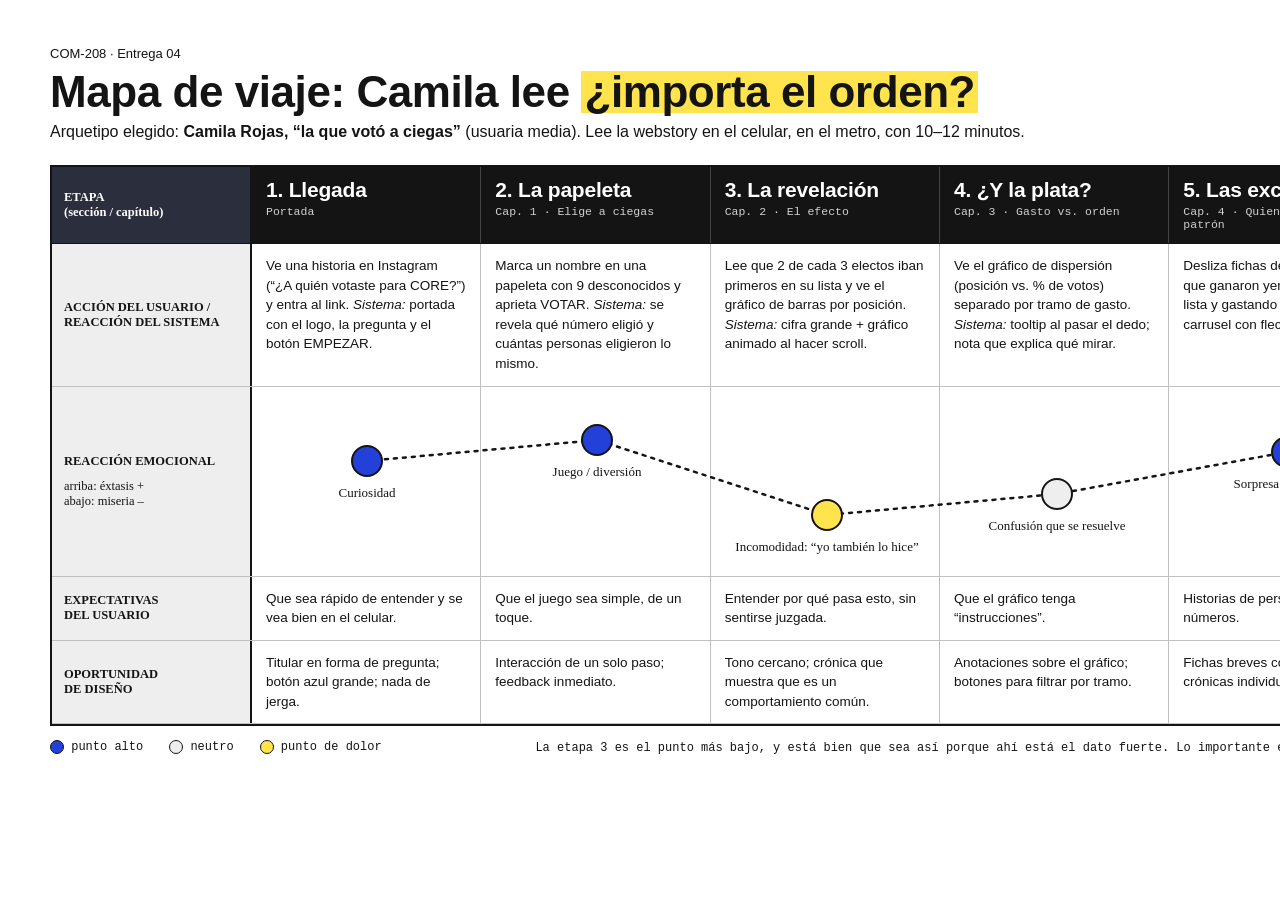
<file: Entrega_04/Recursos_prototipo/fuentes_html/mapa.html>
<!doctype html><html lang="es"><head><meta charset="utf-8"><title>Mapa de viaje</title>
<style>@page{size:1680px 800px;margin:0}:root{
  --papel:#FFFFFF; --papel2:#EEEEEE; --tinta:#141414; --rojo:#2340D8;
  --gris:#9A9A9A; --azul:#1E8C5A; --blanco:#FFFFFF; --amarillo:#FFE44D;
  --titulo:"Poppins",sans-serif;
  --texto:"Inter",sans-serif;
  --mono:"Courier New","Liberation Mono",Courier,monospace;
}
*{box-sizing:border-box;margin:0;padding:0}
html,body{-webkit-print-color-adjust:exact;print-color-adjust:exact}
body{font-family:"Inter",sans-serif;color:var(--tinta);background:var(--papel)}
.mono{font-family:var(--mono)}
.serif{font-family:var(--texto)}
.page{page-break-after:always;position:relative;overflow:hidden}
.page:last-child{page-break-after:auto}
.kicker{font-family:var(--titulo);font-weight:500;font-size:13px;color:var(--tinta)}
.h{font-family:var(--titulo);font-weight:700;letter-spacing:-.01em;line-height:1.05}
.hl{background:linear-gradient(transparent 8%,var(--amarillo) 8%,var(--amarillo) 94%,transparent 94%);padding:0 3px;-webkit-box-decoration-break:clone;box-decoration-break:clone}
.folio{position:absolute;bottom:14px;right:22px;font-family:var(--titulo);font-size:11px;color:var(--gris)}
.marca{display:inline-block;width:4px;background:var(--tinta);border-radius:2px;transform:rotate(4deg)}
 .page{width:1680px;height:800px;padding:46px 50px}</style></head><body>
<section class="page"><div style="display:flex;justify-content:space-between;align-items:flex-end">
<div><div class="kicker">COM-208 · Entrega 04</div><div class="h" style="font-size:44px;margin-top:8px">Mapa de viaje: Camila lee <span class="hl">¿importa el orden?</span></div>
<p class="serif" style="font-size:16px;margin-top:8px">Arquetipo elegido: <b>Camila Rojas, “la que votó a ciegas”</b> (usuaria media). Lee la webstory en el celular, en el metro, con 10–12 minutos.</p></div>
<div style="width:300px"><svg xmlns="http://www.w3.org/2000/svg" viewBox="0 0 560 160"><rect x="10" y="28" width="104" height="104" fill="none" stroke="#141414" stroke-width="7"/>
<path d="M66 44 C64 72, 63 96, 58 118" stroke="#141414" stroke-width="9" stroke-linecap="round" fill="none"/>
<rect x="142" y="96" width="300" height="34" fill="#FFE44D" transform="rotate(-1.5 290 113)"/>
<text x="146" y="76" font-family="Poppins, sans-serif" font-weight="700" font-size="58" fill="#141414">¿importa</text>
<text x="146" y="128" font-family="Poppins, sans-serif" font-weight="700" font-size="58" fill="#141414">el orden?</text></svg></div></div>
<div style="margin-top:24px;border:2px solid var(--tinta);background:var(--papel);width:1580px"><div style="display:grid;grid-template-columns:200px repeat(6,1fr);border-bottom:1px solid #14141444;background:var(--tinta);color:var(--papel)"><div style="background:#2b2e3d;border-right:2px solid var(--tinta);padding:12px;font-size:12.5px;font-weight:700;font-family:Poppins;display:flex;align-items:center">ETAPA<br>(sección / capítulo)</div><div style="padding:12px 14px;border-right:1px solid #ffffff33"><div class="h" style="font-size:21px">1. Llegada</div><div class="mono" style="font-size:11.5px;opacity:.8;margin-top:4px">Portada</div></div><div style="padding:12px 14px;border-right:1px solid #ffffff33"><div class="h" style="font-size:21px">2. La papeleta</div><div class="mono" style="font-size:11.5px;opacity:.8;margin-top:4px">Cap. 1 · Elige a ciegas</div></div><div style="padding:12px 14px;border-right:1px solid #ffffff33"><div class="h" style="font-size:21px">3. La revelación</div><div class="mono" style="font-size:11.5px;opacity:.8;margin-top:4px">Cap. 2 · El efecto</div></div><div style="padding:12px 14px;border-right:1px solid #ffffff33"><div class="h" style="font-size:21px">4. ¿Y la plata?</div><div class="mono" style="font-size:11.5px;opacity:.8;margin-top:4px">Cap. 3 · Gasto vs. orden</div></div><div style="padding:12px 14px;border-right:1px solid #ffffff33"><div class="h" style="font-size:21px">5. Las excepciones</div><div class="mono" style="font-size:11.5px;opacity:.8;margin-top:4px">Cap. 4 · Quienes rompieron el patrón</div></div><div style="padding:12px 14px;border-right:1px solid #ffffff33"><div class="h" style="font-size:21px">6. Tu región y cierre</div><div class="mono" style="font-size:11.5px;opacity:.8;margin-top:4px">Cap. 5 + Cierre</div></div></div><div style="display:grid;grid-template-columns:200px repeat(6,1fr);border-bottom:1px solid #14141444"><div style="background:var(--papel2);border-right:2px solid var(--tinta);padding:12px;font-size:12.5px;font-weight:700;font-family:Poppins;display:flex;align-items:center">ACCIÓN DEL USUARIO /<br>REACCIÓN DEL SISTEMA</div><div style="border-right:1px solid #14141444;padding:12px 14px;font-size:13.5px;line-height:1.45;">Ve una historia en Instagram (“¿A quién votaste para CORE?”) y entra al link. <i>Sistema:</i> portada con el logo, la pregunta y el botón EMPEZAR.</div><div style="border-right:1px solid #14141444;padding:12px 14px;font-size:13.5px;line-height:1.45;">Marca un nombre en una papeleta con 9 desconocidos y aprieta VOTAR. <i>Sistema:</i> se revela qué número eligió y cuántas personas eligieron lo mismo.</div><div style="border-right:1px solid #14141444;padding:12px 14px;font-size:13.5px;line-height:1.45;">Lee que 2 de cada 3 electos iban primeros en su lista y ve el gráfico de barras por posición. <i>Sistema:</i> cifra grande + gráfico animado al hacer scroll.</div><div style="border-right:1px solid #14141444;padding:12px 14px;font-size:13.5px;line-height:1.45;">Ve el gráfico de dispersión (posición vs. % de votos) separado por tramo de gasto. <i>Sistema:</i> tooltip al pasar el dedo; nota que explica qué mirar.</div><div style="border-right:1px solid #14141444;padding:12px 14px;font-size:13.5px;line-height:1.45;">Desliza fichas de candidaturas que ganaron yendo abajo en la lista y gastando poco. <i>Sistema:</i> carrusel con flechas.</div><div style="border-right:1px solid #14141444;padding:12px 14px;font-size:13.5px;line-height:1.45;">Busca su región en el mapa, lee “qué hacer la próxima vez” y comparte. <i>Sistema:</i> mapa con buscador; botones COMPARTIR y DESCARGAR DATOS.</div></div><div style="display:grid;grid-template-columns:200px repeat(6,1fr);border-bottom:1px solid #14141444;height:190px;position:relative"><div style="background:var(--papel2);border-right:2px solid var(--tinta);padding:12px;font-size:12.5px;font-weight:700;font-family:Poppins;display:flex;align-items:center"><div>REACCIÓN EMOCIONAL<div style='font-weight:400;margin-top:10px'>arriba: éxtasis +<br>abajo: miseria –</div></div></div><div style="border-right:1px solid #14141444"></div><div style="border-right:1px solid #14141444"></div><div style="border-right:1px solid #14141444"></div><div style="border-right:1px solid #14141444"></div><div style="border-right:1px solid #14141444"></div><div style="border-right:1px solid #14141444"></div><div style="position:absolute;left:0;top:0"><svg width="1580" height="190" style="position:absolute;left:0;top:0"><polyline points="315.0,74.0 545.0,53.0 775.0,128.0 1005.0,107.0 1235.0,65.0 1465.0,38.0" fill="none" stroke="#141414" stroke-width="2.5" stroke-dasharray="3 6" stroke-linecap="round"/><circle cx="315.0" cy="74.0" r="15" fill="#2340D8" stroke="#141414" stroke-width="2"/><text x="315.0" y="110.0" text-anchor="middle" font-family="Poppins" font-size="13" font-weight="500" fill="#141414">Curiosidad</text><circle cx="545.0" cy="53.0" r="15" fill="#2340D8" stroke="#141414" stroke-width="2"/><text x="545.0" y="89.0" text-anchor="middle" font-family="Poppins" font-size="13" font-weight="500" fill="#141414">Juego / diversión</text><circle cx="775.0" cy="128.0" r="15" fill="#FFE44D" stroke="#141414" stroke-width="2"/><text x="775.0" y="164.0" text-anchor="middle" font-family="Poppins" font-size="13" font-weight="500" fill="#141414">Incomodidad: “yo también lo hice”</text><circle cx="1005.0" cy="107.0" r="15" fill="#EEEEEE" stroke="#141414" stroke-width="2"/><text x="1005.0" y="143.0" text-anchor="middle" font-family="Poppins" font-size="13" font-weight="500" fill="#141414">Confusión que se resuelve</text><circle cx="1235.0" cy="65.0" r="15" fill="#2340D8" stroke="#141414" stroke-width="2"/><text x="1235.0" y="101.0" text-anchor="middle" font-family="Poppins" font-size="13" font-weight="500" fill="#141414">Sorpresa / esperanza</text><circle cx="1465.0" cy="38.0" r="15" fill="#2340D8" stroke="#141414" stroke-width="2"/><text x="1465.0" y="74.0" text-anchor="middle" font-family="Poppins" font-size="13" font-weight="500" fill="#141414">Empoderamiento</text></svg></div></div><div style="display:grid;grid-template-columns:200px repeat(6,1fr);border-bottom:1px solid #14141444"><div style="background:var(--papel2);border-right:2px solid var(--tinta);padding:12px;font-size:12.5px;font-weight:700;font-family:Poppins;display:flex;align-items:center">EXPECTATIVAS<br>DEL USUARIO</div><div style="border-right:1px solid #14141444;padding:12px 14px;font-size:13.5px;line-height:1.45;">Que sea rápido de entender y se vea bien en el celular.</div><div style="border-right:1px solid #14141444;padding:12px 14px;font-size:13.5px;line-height:1.45;">Que el juego sea simple, de un toque.</div><div style="border-right:1px solid #14141444;padding:12px 14px;font-size:13.5px;line-height:1.45;">Entender por qué pasa esto, sin sentirse juzgada.</div><div style="border-right:1px solid #14141444;padding:12px 14px;font-size:13.5px;line-height:1.45;">Que el gráfico tenga “instrucciones”.</div><div style="border-right:1px solid #14141444;padding:12px 14px;font-size:13.5px;line-height:1.45;">Historias de personas, no solo números.</div><div style="border-right:1px solid #14141444;padding:12px 14px;font-size:13.5px;line-height:1.45;">Llevarse algo práctico y poder compartirlo.</div></div><div style="display:grid;grid-template-columns:200px repeat(6,1fr);border-bottom:1px solid #14141444"><div style="background:var(--papel2);border-right:2px solid var(--tinta);padding:12px;font-size:12.5px;font-weight:700;font-family:Poppins;display:flex;align-items:center">OPORTUNIDAD<br>DE DISEÑO</div><div style="border-right:1px solid #14141444;padding:12px 14px;font-size:13.5px;line-height:1.45;background:#FFFFFF">Titular en forma de pregunta; botón azul grande; nada de jerga.</div><div style="border-right:1px solid #14141444;padding:12px 14px;font-size:13.5px;line-height:1.45;background:#FFFFFF">Interacción de un solo paso; feedback inmediato.</div><div style="border-right:1px solid #14141444;padding:12px 14px;font-size:13.5px;line-height:1.45;background:#FFFFFF">Tono cercano; crónica que muestra que es un comportamiento común.</div><div style="border-right:1px solid #14141444;padding:12px 14px;font-size:13.5px;line-height:1.45;background:#FFFFFF">Anotaciones sobre el gráfico; botones para filtrar por tramo.</div><div style="border-right:1px solid #14141444;padding:12px 14px;font-size:13.5px;line-height:1.45;background:#FFFFFF">Fichas breves con 3 datos; crónicas individuales enlazadas.</div><div style="border-right:1px solid #14141444;padding:12px 14px;font-size:13.5px;line-height:1.45;background:#FFFFFF">Cierre con llamado a informarse; compartir en un toque.</div></div></div>
<div class="mono" style="font-size:12px;margin-top:14px;display:flex;gap:26px;align-items:center">
<span><span style="display:inline-block;width:14px;height:14px;border-radius:50%;background:#2340D8;vertical-align:middle;border:1.5px solid #141414"></span> punto alto</span>
<span><span style="display:inline-block;width:14px;height:14px;border-radius:50%;background:#EEEEEE;vertical-align:middle;border:1.5px solid #141414"></span> neutro</span>
<span><span style="display:inline-block;width:14px;height:14px;border-radius:50%;background:#FFE44D;vertical-align:middle;border:1.5px solid #141414"></span> punto de dolor</span>
<span style="margin-left:auto">La etapa 3 es el punto más bajo, y está bien que sea así porque ahí está el dato fuerte. Lo importante es que Camila no cierre la página en ese momento.</span></div>
</section></body></html>
</file>
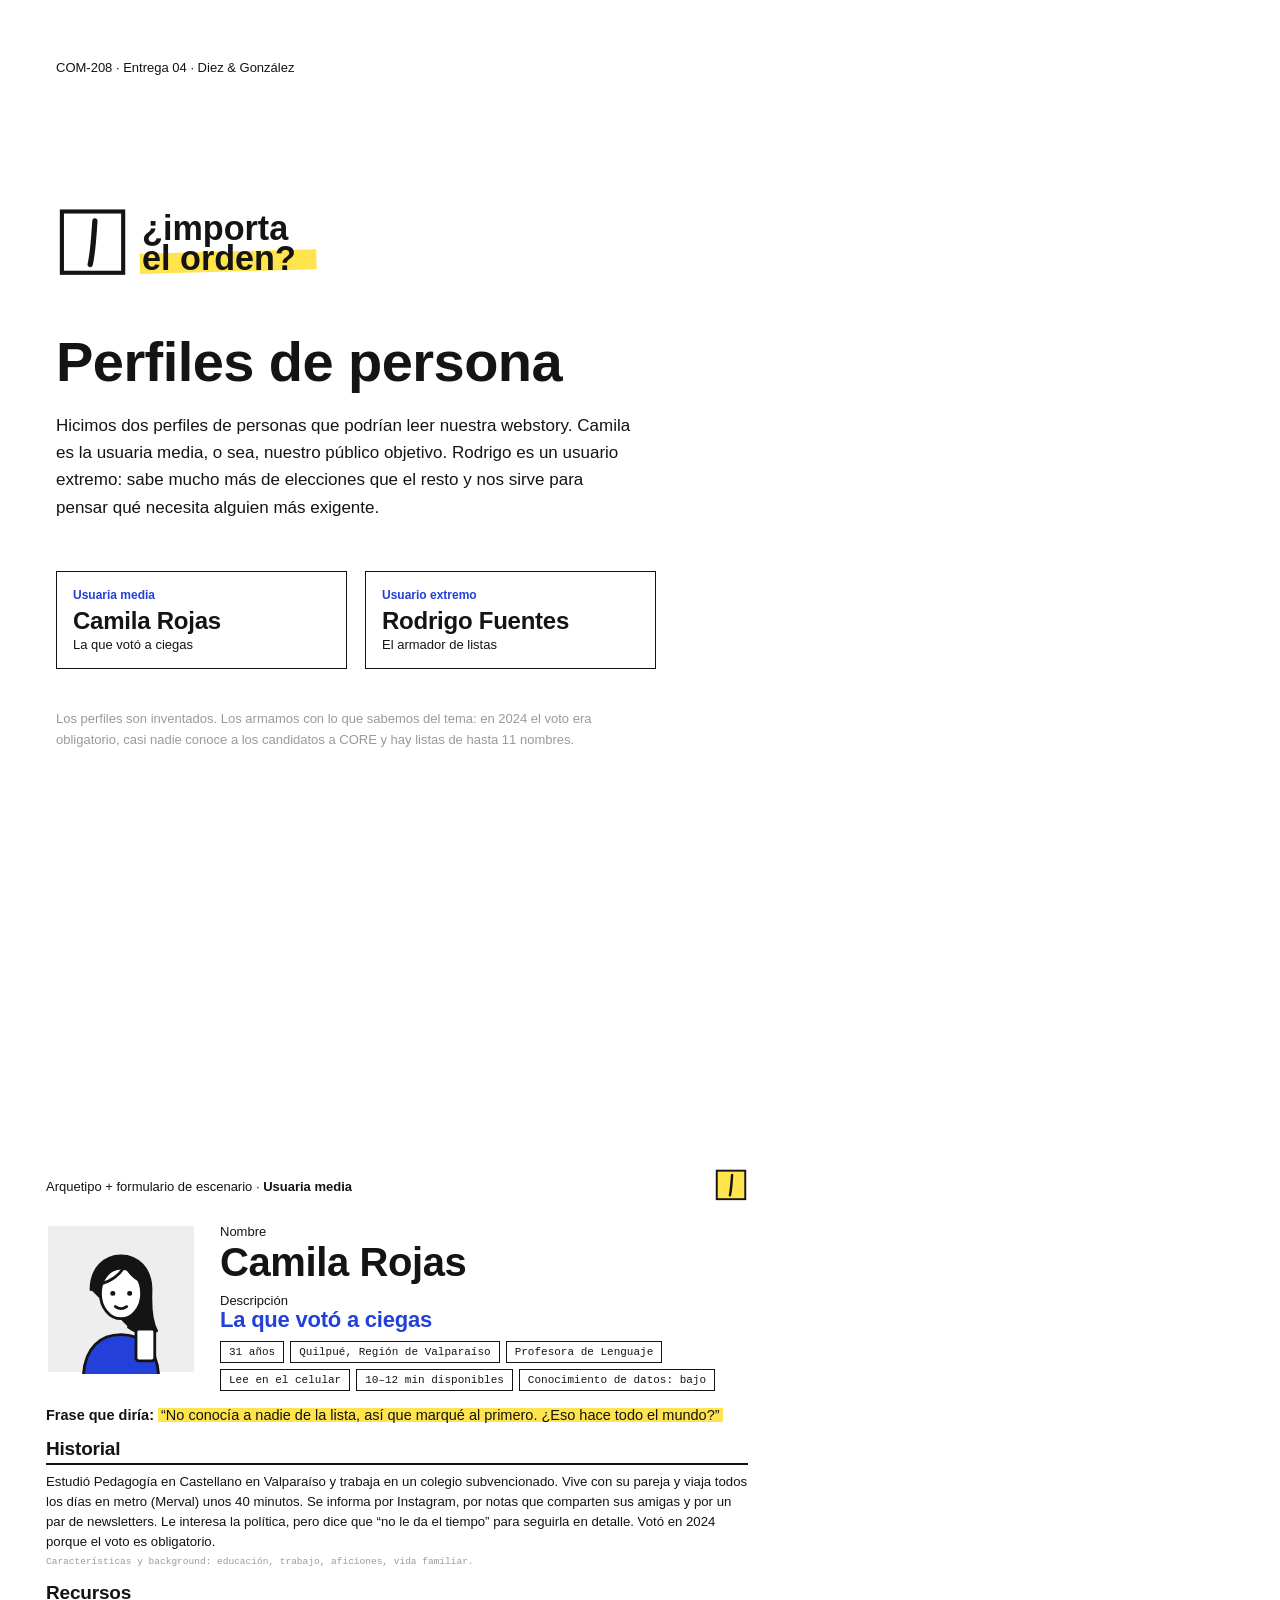
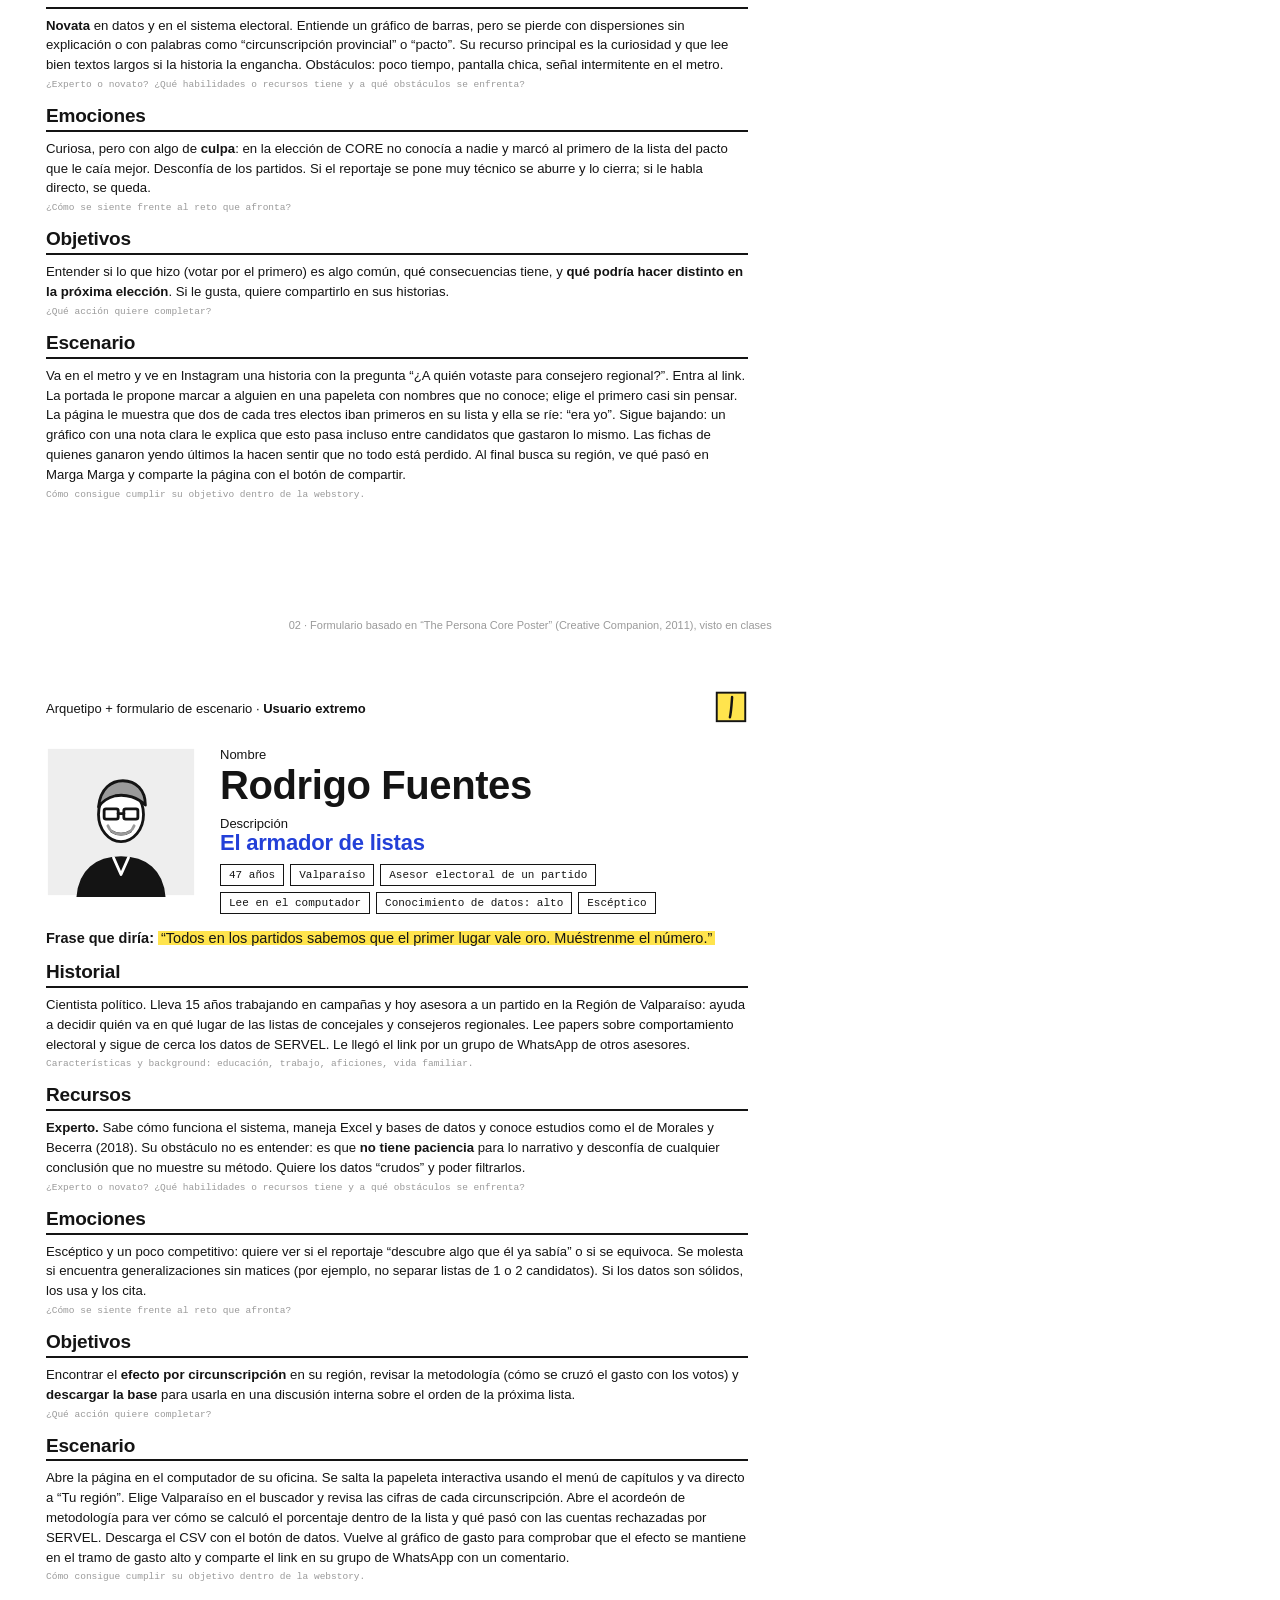
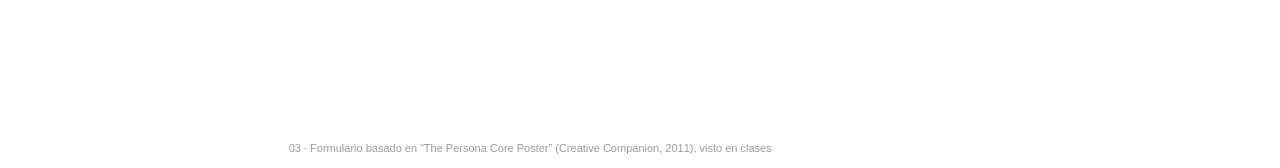
<file: Entrega_04/Recursos_prototipo/fuentes_html/personas.html>
<!doctype html><html lang="es"><head><meta charset="utf-8"><title>Perfiles de persona</title>
<style>@page{size:A4;margin:0}:root{
  --papel:#FFFFFF; --papel2:#EEEEEE; --tinta:#141414; --rojo:#2340D8;
  --gris:#9A9A9A; --azul:#1E8C5A; --blanco:#FFFFFF; --amarillo:#FFE44D;
  --titulo:"Poppins",sans-serif;
  --texto:"Inter",sans-serif;
  --mono:"Courier New","Liberation Mono",Courier,monospace;
}
*{box-sizing:border-box;margin:0;padding:0}
html,body{-webkit-print-color-adjust:exact;print-color-adjust:exact}
body{font-family:"Inter",sans-serif;color:var(--tinta);background:var(--papel)}
.mono{font-family:var(--mono)}
.serif{font-family:var(--texto)}
.page{page-break-after:always;position:relative;overflow:hidden}
.page:last-child{page-break-after:auto}
.kicker{font-family:var(--titulo);font-weight:500;font-size:13px;color:var(--tinta)}
.h{font-family:var(--titulo);font-weight:700;letter-spacing:-.01em;line-height:1.05}
.hl{background:linear-gradient(transparent 8%,var(--amarillo) 8%,var(--amarillo) 94%,transparent 94%);padding:0 3px;-webkit-box-decoration-break:clone;box-decoration-break:clone}
.folio{position:absolute;bottom:14px;right:22px;font-family:var(--titulo);font-size:11px;color:var(--gris)}
.marca{display:inline-block;width:4px;background:var(--tinta);border-radius:2px;transform:rotate(4deg)}
 .page{width:210mm;height:297mm}</style></head><body><section class="page" style="padding:60px 56px">
<div class="kicker">COM-208 · Entrega 04 · Diez & González</div>
<div style="width:330px;margin-top:120px"><svg xmlns="http://www.w3.org/2000/svg" viewBox="0 0 560 160"><rect x="10" y="28" width="104" height="104" fill="none" stroke="#141414" stroke-width="7"/>
<path d="M66 44 C64 72, 63 96, 58 118" stroke="#141414" stroke-width="9" stroke-linecap="round" fill="none"/>
<rect x="142" y="96" width="300" height="34" fill="#FFE44D" transform="rotate(-1.5 290 113)"/>
<text x="146" y="76" font-family="Poppins, sans-serif" font-weight="700" font-size="58" fill="#141414">¿importa</text>
<text x="146" y="128" font-family="Poppins, sans-serif" font-weight="700" font-size="58" fill="#141414">el orden?</text></svg></div><div class="h" style="font-size:56px;margin-top:40px">Perfiles de persona</div>
<p style="font-size:17px;line-height:1.6;margin-top:20px;max-width:580px">Hicimos dos perfiles de personas que podrían leer nuestra webstory. Camila es la usuaria media, o sea, nuestro público objetivo. Rodrigo es un usuario extremo: sabe mucho más de elecciones que el resto y nos sirve para pensar qué necesita alguien más exigente.</p>
<div style="display:grid;grid-template-columns:1fr 1fr;gap:18px;margin-top:50px;max-width:600px">
 <div style="border:1.5px solid var(--tinta);padding:16px"><div style="font-size:12px;color:var(--rojo);font-weight:600">Usuaria media</div><div class="h" style="font-size:24px;margin-top:6px">Camila Rojas</div><div style="font-size:13px;margin-top:4px">La que votó a ciegas</div></div>
 <div style="border:1.5px solid var(--tinta);padding:16px"><div style="font-size:12px;color:var(--rojo);font-weight:600">Usuario extremo</div><div class="h" style="font-size:24px;margin-top:6px">Rodrigo Fuentes</div><div style="font-size:13px;margin-top:4px">El armador de listas</div></div></div>
<p style="font-size:13px;margin-top:40px;color:var(--gris);max-width:560px;line-height:1.6">Los perfiles son inventados. Los armamos con lo que sabemos del tema: en 2024 el voto era obligatorio, casi nadie conoce a los candidatos a CORE y hay listas de hasta 11 nombres.</p></section><section class="page" style="padding:40px 46px">
<div style="display:flex;justify-content:space-between;align-items:center"><div class="kicker">Arquetipo + formulario de escenario · <b>Usuaria media</b></div><div style="width:34px"><svg xmlns="http://www.w3.org/2000/svg" viewBox="0 0 124 160"><rect x="10" y="28" width="104" height="104" fill="#FFE44D" stroke="#141414" stroke-width="7"/>
<path d="M66 44 C64 72, 63 96, 58 118" stroke="#141414" stroke-width="9" stroke-linecap="round" fill="none"/></svg></div></div>
<div style="display:grid;grid-template-columns:150px 1fr;gap:24px;margin-top:14px;align-items:start">
 <div><svg viewBox="0 0 160 160" width="150" height="150" fill="none" stroke="#141414" stroke-width="3" stroke-linecap="round" stroke-linejoin="round">
  <rect x="2" y="2" width="156" height="156" fill="#EEEEEE" stroke="none"/>
  <path d="M48 70c0-22 14-36 32-36s32 14 32 36c0 8-2 30 6 44-12 4-22 2-30-4" fill="#141414"/>
  <ellipse cx="80" cy="74" rx="22" ry="27" fill="#FFFFFF"/>
  <path d="M58 64c10-2 22-10 26-20 6 10 14 16 20 18"/>
  <path d="M71 74h.5M89 74h.5" stroke-width="5"/><path d="M74 88c4 3 8 3 12 0"/>
  <path d="M40 160c2-28 18-42 40-42s38 14 40 42" fill="#2340D8"/>
  <rect x="96" y="112" width="20" height="34" rx="3" fill="#FFFFFF"/></svg></div>
 <div><div class="kicker" style="color:var(--tinta)">Nombre</div><div class="h" style="font-size:40px;margin-top:2px">Camila Rojas</div>
  <div class="kicker" style="color:var(--tinta);margin-top:10px">Descripción</div><div class="h" style="font-size:22px;font-weight:800;color:var(--rojo)">La que votó a ciegas</div>
  <div style="display:flex;flex-wrap:wrap;gap:6px;margin-top:10px"><span class="mono" style="font-size:11px;border:1.5px solid var(--tinta);padding:4px 8px;background:var(--blanco)">31 años</span><span class="mono" style="font-size:11px;border:1.5px solid var(--tinta);padding:4px 8px;background:var(--blanco)">Quilpué, Región de Valparaíso</span><span class="mono" style="font-size:11px;border:1.5px solid var(--tinta);padding:4px 8px;background:var(--blanco)">Profesora de Lenguaje</span><span class="mono" style="font-size:11px;border:1.5px solid var(--tinta);padding:4px 8px;background:var(--blanco)">Lee en el celular</span><span class="mono" style="font-size:11px;border:1.5px solid var(--tinta);padding:4px 8px;background:var(--blanco)">10–12 min disponibles</span><span class="mono" style="font-size:11px;border:1.5px solid var(--tinta);padding:4px 8px;background:var(--blanco)">Conocimiento de datos: bajo</span></div></div></div>
<div style="margin-top:16px;font-size:14.5px"><b>Frase que diría:</b> <span class="hl">“No conocía a nadie de la lista, así que marqué al primero. ¿Eso hace todo el mundo?”</span></div>
<div style="margin-top:16px"><div class="h" style="font-size:19px;font-weight:900;border-bottom:2px solid var(--tinta);padding-bottom:4px">Historial</div>
    <div style="font-size:13.2px;line-height:1.5;margin-top:7px">Estudió Pedagogía en Castellano en Valparaíso y trabaja en un colegio subvencionado. Vive con su pareja y viaja todos los días en metro (Merval) unos 40 minutos. Se informa por Instagram, por notas que comparten sus amigas y por un par de newsletters. Le interesa la política, pero dice que “no le da el tiempo” para seguirla en detalle. Votó en 2024 porque el voto es obligatorio.</div>
    <div class="mono" style="font-size:9.5px;color:var(--gris);margin-top:4px">Características y background: educación, trabajo, aficiones, vida familiar.</div></div>
<div style="margin-top:16px"><div class="h" style="font-size:19px;font-weight:900;border-bottom:2px solid var(--tinta);padding-bottom:4px">Recursos</div>
    <div style="font-size:13.2px;line-height:1.5;margin-top:7px"><b>Novata</b> en datos y en el sistema electoral. Entiende un gráfico de barras, pero se pierde con dispersiones sin explicación o con palabras como “circunscripción provincial” o “pacto”. Su recurso principal es la curiosidad y que lee bien textos largos si la historia la engancha. Obstáculos: poco tiempo, pantalla chica, señal intermitente en el metro.</div>
    <div class="mono" style="font-size:9.5px;color:var(--gris);margin-top:4px">¿Experto o novato? ¿Qué habilidades o recursos tiene y a qué obstáculos se enfrenta?</div></div>
<div style="margin-top:16px"><div class="h" style="font-size:19px;font-weight:900;border-bottom:2px solid var(--tinta);padding-bottom:4px">Emociones</div>
    <div style="font-size:13.2px;line-height:1.5;margin-top:7px">Curiosa, pero con algo de <b>culpa</b>: en la elección de CORE no conocía a nadie y marcó al primero de la lista del pacto que le caía mejor. Desconfía de los partidos. Si el reportaje se pone muy técnico se aburre y lo cierra; si le habla directo, se queda.</div>
    <div class="mono" style="font-size:9.5px;color:var(--gris);margin-top:4px">¿Cómo se siente frente al reto que afronta?</div></div>
<div style="margin-top:16px"><div class="h" style="font-size:19px;font-weight:900;border-bottom:2px solid var(--tinta);padding-bottom:4px">Objetivos</div>
    <div style="font-size:13.2px;line-height:1.5;margin-top:7px">Entender si lo que hizo (votar por el primero) es algo común, qué consecuencias tiene, y <b>qué podría hacer distinto en la próxima elección</b>. Si le gusta, quiere compartirlo en sus historias.</div>
    <div class="mono" style="font-size:9.5px;color:var(--gris);margin-top:4px">¿Qué acción quiere completar?</div></div>
<div style="margin-top:16px"><div class="h" style="font-size:19px;font-weight:900;border-bottom:2px solid var(--tinta);padding-bottom:4px">Escenario</div>
    <div style="font-size:13.2px;line-height:1.5;margin-top:7px">Va en el metro y ve en Instagram una historia con la pregunta “¿A quién votaste para consejero regional?”. Entra al link. La portada le propone marcar a alguien en una papeleta con nombres que no conoce; elige el primero casi sin pensar. La página le muestra que dos de cada tres electos iban primeros en su lista y ella se ríe: “era yo”. Sigue bajando: un gráfico con una nota clara le explica que esto pasa incluso entre candidatos que gastaron lo mismo. Las fichas de quienes ganaron yendo últimos la hacen sentir que no todo está perdido. Al final busca su región, ve qué pasó en Marga Marga y comparte la página con el botón de compartir.</div>
    <div class="mono" style="font-size:9.5px;color:var(--gris);margin-top:4px">Cómo consigue cumplir su objetivo dentro de la webstory.</div></div>
<div class="folio">02 · Formulario basado en “The Persona Core Poster” (Creative Companion, 2011), visto en clases</div></section><section class="page" style="padding:40px 46px">
<div style="display:flex;justify-content:space-between;align-items:center"><div class="kicker">Arquetipo + formulario de escenario · <b>Usuario extremo</b></div><div style="width:34px"><svg xmlns="http://www.w3.org/2000/svg" viewBox="0 0 124 160"><rect x="10" y="28" width="104" height="104" fill="#FFE44D" stroke="#141414" stroke-width="7"/>
<path d="M66 44 C64 72, 63 96, 58 118" stroke="#141414" stroke-width="9" stroke-linecap="round" fill="none"/></svg></div></div>
<div style="display:grid;grid-template-columns:150px 1fr;gap:24px;margin-top:14px;align-items:start">
 <div><svg viewBox="0 0 160 160" width="150" height="150" fill="none" stroke="#141414" stroke-width="3" stroke-linecap="round" stroke-linejoin="round">
  <rect x="2" y="2" width="156" height="156" fill="#EEEEEE" stroke="none"/>
  <ellipse cx="80" cy="72" rx="24" ry="29" fill="#FFFFFF"/>
  <path d="M56 64c2-20 14-28 26-28 14 0 24 10 24 26-8-8-20-12-32-10-8 2-14 6-18 12z" fill="#9A9A9A"/>
  <rect x="62" y="66" width="15" height="11" rx="2"/><rect x="83" y="66" width="15" height="11" rx="2"/><path d="M77 71h6"/>
  <path d="M70 90c6 4 14 4 20 0"/><path d="M66 84c4 12 24 12 28 0" stroke="#9A9A9A"/>
  <path d="M34 160c2-28 20-42 46-42s44 14 46 42" fill="#141414"/><path d="M72 118l8 18 8-18" stroke="#FFFFFF"/></svg></div>
 <div><div class="kicker" style="color:var(--tinta)">Nombre</div><div class="h" style="font-size:40px;margin-top:2px">Rodrigo Fuentes</div>
  <div class="kicker" style="color:var(--tinta);margin-top:10px">Descripción</div><div class="h" style="font-size:22px;font-weight:800;color:var(--rojo)">El armador de listas</div>
  <div style="display:flex;flex-wrap:wrap;gap:6px;margin-top:10px"><span class="mono" style="font-size:11px;border:1.5px solid var(--tinta);padding:4px 8px;background:var(--blanco)">47 años</span><span class="mono" style="font-size:11px;border:1.5px solid var(--tinta);padding:4px 8px;background:var(--blanco)">Valparaíso</span><span class="mono" style="font-size:11px;border:1.5px solid var(--tinta);padding:4px 8px;background:var(--blanco)">Asesor electoral de un partido</span><span class="mono" style="font-size:11px;border:1.5px solid var(--tinta);padding:4px 8px;background:var(--blanco)">Lee en el computador</span><span class="mono" style="font-size:11px;border:1.5px solid var(--tinta);padding:4px 8px;background:var(--blanco)">Conocimiento de datos: alto</span><span class="mono" style="font-size:11px;border:1.5px solid var(--tinta);padding:4px 8px;background:var(--blanco)">Escéptico</span></div></div></div>
<div style="margin-top:16px;font-size:14.5px"><b>Frase que diría:</b> <span class="hl">“Todos en los partidos sabemos que el primer lugar vale oro. Muéstrenme el número.”</span></div>
<div style="margin-top:16px"><div class="h" style="font-size:19px;font-weight:900;border-bottom:2px solid var(--tinta);padding-bottom:4px">Historial</div>
    <div style="font-size:13.2px;line-height:1.5;margin-top:7px">Cientista político. Lleva 15 años trabajando en campañas y hoy asesora a un partido en la Región de Valparaíso: ayuda a decidir quién va en qué lugar de las listas de concejales y consejeros regionales. Lee papers sobre comportamiento electoral y sigue de cerca los datos de SERVEL. Le llegó el link por un grupo de WhatsApp de otros asesores.</div>
    <div class="mono" style="font-size:9.5px;color:var(--gris);margin-top:4px">Características y background: educación, trabajo, aficiones, vida familiar.</div></div>
<div style="margin-top:16px"><div class="h" style="font-size:19px;font-weight:900;border-bottom:2px solid var(--tinta);padding-bottom:4px">Recursos</div>
    <div style="font-size:13.2px;line-height:1.5;margin-top:7px"><b>Experto.</b> Sabe cómo funciona el sistema, maneja Excel y bases de datos y conoce estudios como el de Morales y Becerra (2018). Su obstáculo no es entender: es que <b>no tiene paciencia</b> para lo narrativo y desconfía de cualquier conclusión que no muestre su método. Quiere los datos “crudos” y poder filtrarlos.</div>
    <div class="mono" style="font-size:9.5px;color:var(--gris);margin-top:4px">¿Experto o novato? ¿Qué habilidades o recursos tiene y a qué obstáculos se enfrenta?</div></div>
<div style="margin-top:16px"><div class="h" style="font-size:19px;font-weight:900;border-bottom:2px solid var(--tinta);padding-bottom:4px">Emociones</div>
    <div style="font-size:13.2px;line-height:1.5;margin-top:7px">Escéptico y un poco competitivo: quiere ver si el reportaje “descubre algo que él ya sabía” o si se equivoca. Se molesta si encuentra generalizaciones sin matices (por ejemplo, no separar listas de 1 o 2 candidatos). Si los datos son sólidos, los usa y los cita.</div>
    <div class="mono" style="font-size:9.5px;color:var(--gris);margin-top:4px">¿Cómo se siente frente al reto que afronta?</div></div>
<div style="margin-top:16px"><div class="h" style="font-size:19px;font-weight:900;border-bottom:2px solid var(--tinta);padding-bottom:4px">Objetivos</div>
    <div style="font-size:13.2px;line-height:1.5;margin-top:7px">Encontrar el <b>efecto por circunscripción</b> en su región, revisar la metodología (cómo se cruzó el gasto con los votos) y <b>descargar la base</b> para usarla en una discusión interna sobre el orden de la próxima lista.</div>
    <div class="mono" style="font-size:9.5px;color:var(--gris);margin-top:4px">¿Qué acción quiere completar?</div></div>
<div style="margin-top:16px"><div class="h" style="font-size:19px;font-weight:900;border-bottom:2px solid var(--tinta);padding-bottom:4px">Escenario</div>
    <div style="font-size:13.2px;line-height:1.5;margin-top:7px">Abre la página en el computador de su oficina. Se salta la papeleta interactiva usando el menú de capítulos y va directo a “Tu región”. Elige Valparaíso en el buscador y revisa las cifras de cada circunscripción. Abre el acordeón de metodología para ver cómo se calculó el porcentaje dentro de la lista y qué pasó con las cuentas rechazadas por SERVEL. Descarga el CSV con el botón de datos. Vuelve al gráfico de gasto para comprobar que el efecto se mantiene en el tramo de gasto alto y comparte el link en su grupo de WhatsApp con un comentario.</div>
    <div class="mono" style="font-size:9.5px;color:var(--gris);margin-top:4px">Cómo consigue cumplir su objetivo dentro de la webstory.</div></div>
<div class="folio">03 · Formulario basado en “The Persona Core Poster” (Creative Companion, 2011), visto en clases</div></section></body></html>
</file>
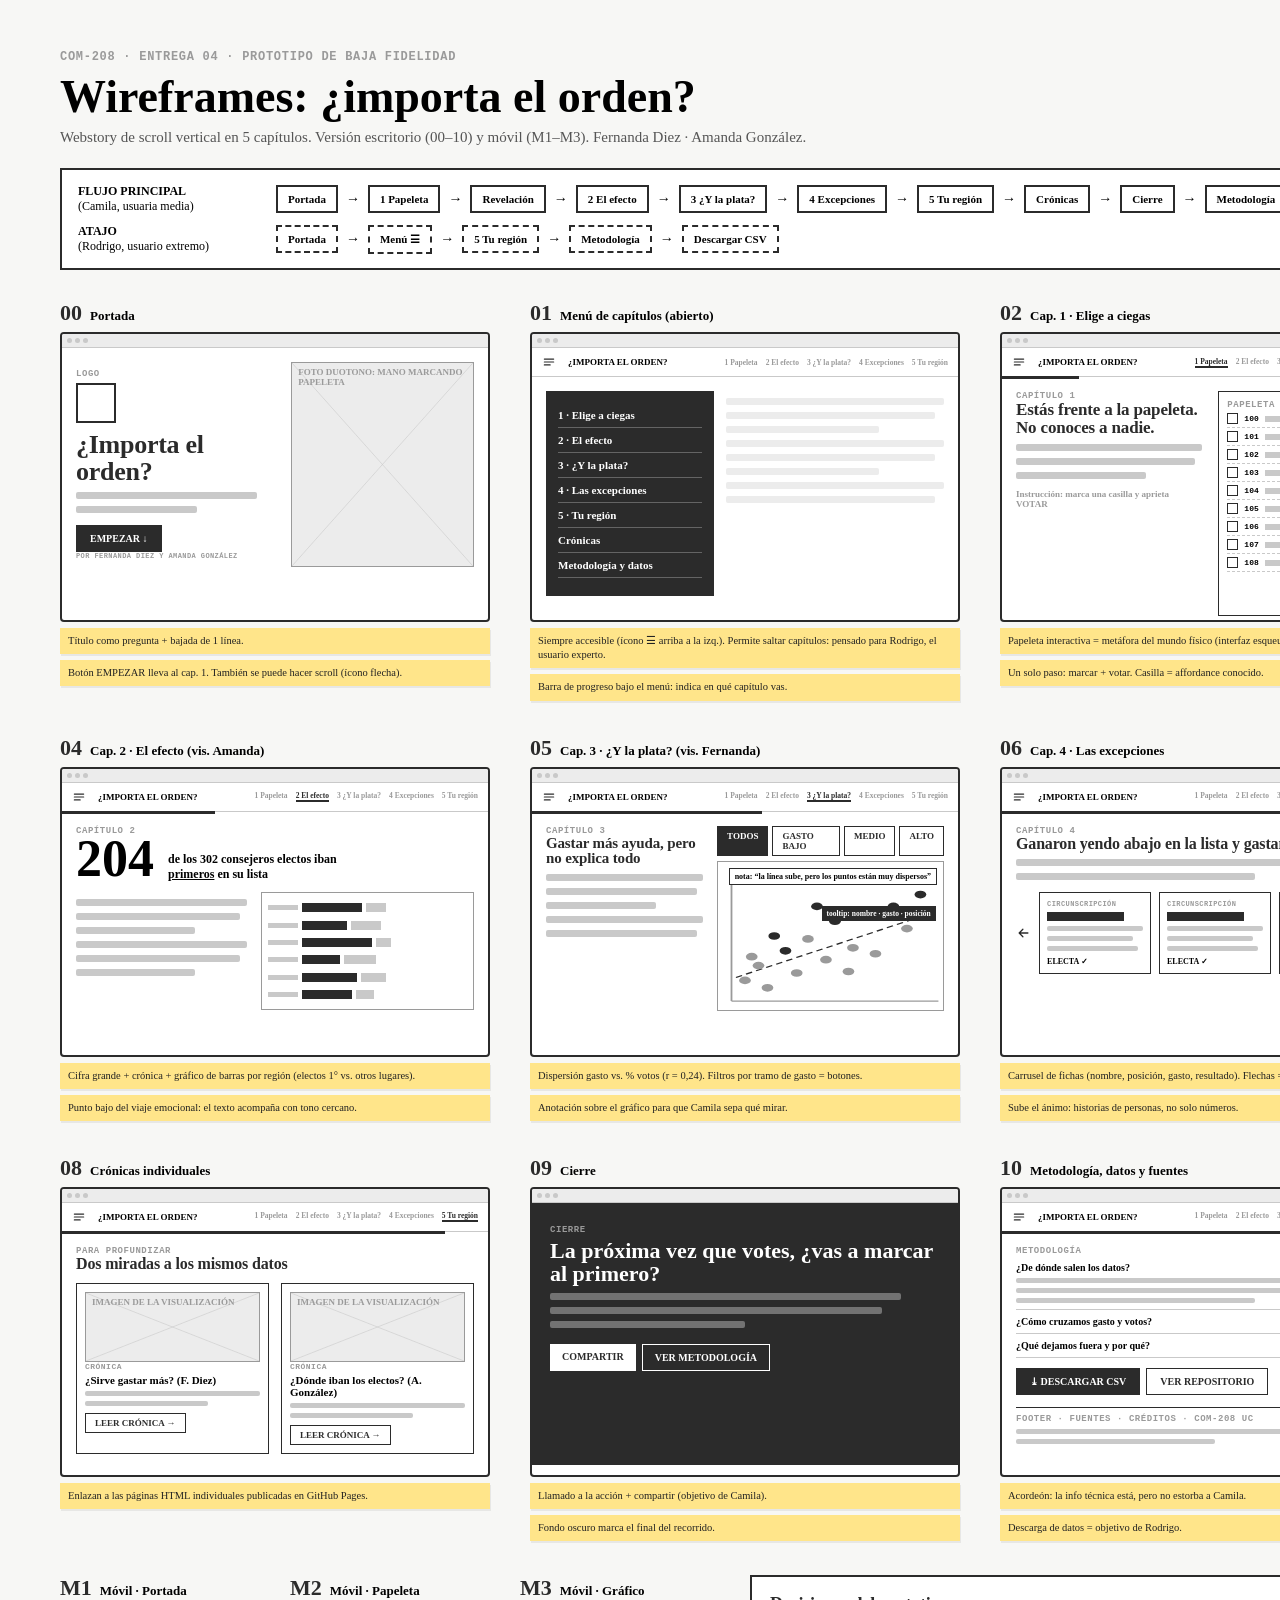
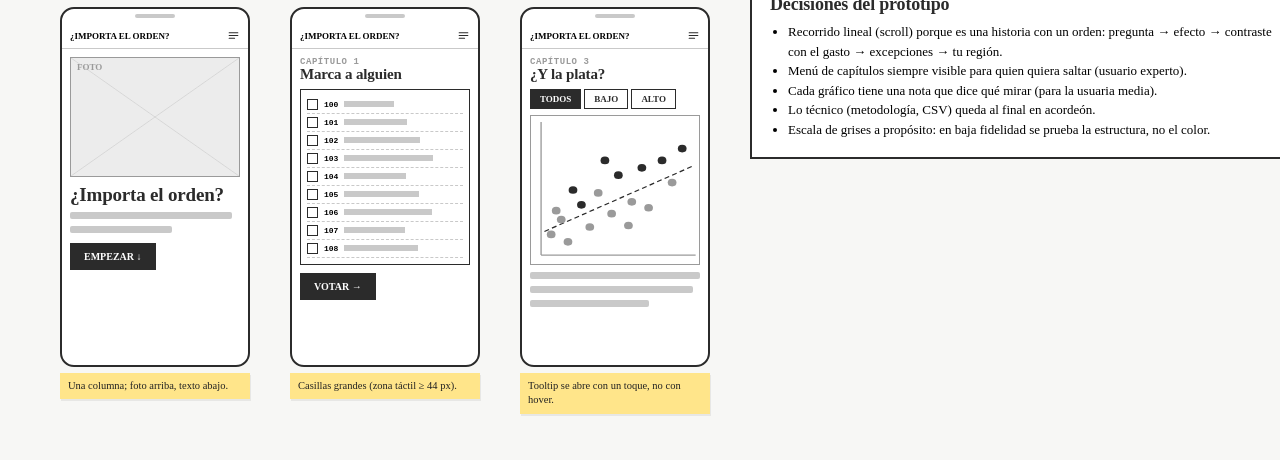
<file: Entrega_04/Recursos_prototipo/fuentes_html/wireframes.html>
<!doctype html><html lang="es"><head><meta charset="utf-8"><title>Wireframes: ¿importa el orden?</title>
<style>@page{size:2050px 2060px;margin:0}*{box-sizing:border-box;margin:0;padding:0}body{background:#F7F7F5;font-family:Inter;-webkit-print-color-adjust:exact;print-color-adjust:exact}</style></head><body>
<div style="width:2050px;height:2060px;padding:50px 60px;overflow:hidden">
<div style="display:flex;justify-content:space-between;align-items:flex-end">
 <div><div style="font:700 12px Courier New,Liberation Mono;color:#9A9A9A;text-transform:uppercase;letter-spacing:.06em">COM-208 · Entrega 04 · Prototipo de baja fidelidad</div><div style="font:900 46px Inter;margin-top:6px">Wireframes: ¿importa el orden?</div>
 <div style="font:500 15px Inter;margin-top:6px;color:#555">Webstory de scroll vertical en 5 capítulos. Versión escritorio (00–10) y móvil (M1–M3). Fernanda Diez · Amanda González.</div></div>
 <div style="width:620px"><div style="display:flex;gap:22px;align-items:center;font:600 11px Inter;flex-wrap:wrap">
<span style="display:flex;gap:6px;align-items:center"><span style="width:40px"><div style="position:relative;height:26px;border:1.5px solid #9A9A9A;background:#ECECEC;">
    <svg style="position:absolute;inset:0" width="100%" height="100%" preserveAspectRatio="none" viewBox="0 0 100 100"><path d="M0 0L100 100M100 0L0 100" stroke="#C9C9C9" stroke-width=".6" vector-effect="non-scaling-stroke"/></svg>
    <span style="position:absolute;left:6px;top:4px;font:700 9px Inter;color:#9A9A9A"></span></div></span>imagen / foto</span>
<span style="display:flex;gap:6px;align-items:center"><span style="width:50px"><div style="height:5px;width:100%;background:#C9C9C9;margin-top:4px;border-radius:2px"></div><div style="height:5px;width:70%;background:#C9C9C9;margin-top:4px;border-radius:2px"></div></span>texto (crónica)</span>
<span style="display:flex;gap:6px;align-items:center"><span style="display:inline-block;font:800 10px Inter;padding:7px 13px;border:1.5px solid #2B2B2B;background:#2B2B2B;color:#fff">BOTÓN</span>acción principal</span>
<span style="display:flex;gap:6px;align-items:center"><span style="display:inline-block;font:800 10px Inter;padding:7px 13px;border:1.5px solid #2B2B2B;background:#fff;color:#2B2B2B">BOTÓN</span>acción secundaria</span>
<span style="display:flex;gap:6px;align-items:center"><svg xmlns="http://www.w3.org/2000/svg" viewBox="0 0 24 24" width="16" height="16" fill="none" stroke="#2B2B2B" stroke-width="2" stroke-linecap="round" stroke-linejoin="round"><path d="M4 7h16M4 12h16M4 17h10"/></svg>menú</span>
<span style="display:flex;gap:6px;align-items:center"><span style="background:#FFE58A;padding:4px 8px">nota</span>anotación de diseño</span></div></div></div>
<div style="margin-top:22px;padding:14px 16px;border:2px solid #2B2B2B;background:#fff">
 <div style="display:flex;gap:8px;align-items:center;flex-wrap:wrap"><span style="font:900 12px Inter;width:190px">FLUJO PRINCIPAL<br><span style="font-weight:500">(Camila, usuaria media)</span></span><span style="font:800 11px Inter;border:2px solid #2B2B2B;padding:6px 10px;background:#fff">Portada</span><span style="font:900 14px Inter">→</span><span style="font:800 11px Inter;border:2px solid #2B2B2B;padding:6px 10px;background:#fff">1 Papeleta</span><span style="font:900 14px Inter">→</span><span style="font:800 11px Inter;border:2px solid #2B2B2B;padding:6px 10px;background:#fff">Revelación</span><span style="font:900 14px Inter">→</span><span style="font:800 11px Inter;border:2px solid #2B2B2B;padding:6px 10px;background:#fff">2 El efecto</span><span style="font:900 14px Inter">→</span><span style="font:800 11px Inter;border:2px solid #2B2B2B;padding:6px 10px;background:#fff">3 ¿Y la plata?</span><span style="font:900 14px Inter">→</span><span style="font:800 11px Inter;border:2px solid #2B2B2B;padding:6px 10px;background:#fff">4 Excepciones</span><span style="font:900 14px Inter">→</span><span style="font:800 11px Inter;border:2px solid #2B2B2B;padding:6px 10px;background:#fff">5 Tu región</span><span style="font:900 14px Inter">→</span><span style="font:800 11px Inter;border:2px solid #2B2B2B;padding:6px 10px;background:#fff">Crónicas</span><span style="font:900 14px Inter">→</span><span style="font:800 11px Inter;border:2px solid #2B2B2B;padding:6px 10px;background:#fff">Cierre</span><span style="font:900 14px Inter">→</span><span style="font:800 11px Inter;border:2px solid #2B2B2B;padding:6px 10px;background:#fff">Metodología</span></div>
 <div style="display:flex;gap:8px;align-items:center;margin-top:10px;flex-wrap:wrap"><span style="font:900 12px Inter;width:190px">ATAJO<br><span style="font-weight:500">(Rodrigo, usuario extremo)</span></span><span style="font:800 11px Inter;border:2px dashed #2B2B2B;padding:6px 10px">Portada</span><span style="font:900 14px Inter">→</span><span style="font:800 11px Inter;border:2px dashed #2B2B2B;padding:6px 10px">Menú ☰</span><span style="font:900 14px Inter">→</span><span style="font:800 11px Inter;border:2px dashed #2B2B2B;padding:6px 10px">5 Tu región</span><span style="font:900 14px Inter">→</span><span style="font:800 11px Inter;border:2px dashed #2B2B2B;padding:6px 10px">Metodología</span><span style="font:900 14px Inter">→</span><span style="font:800 11px Inter;border:2px dashed #2B2B2B;padding:6px 10px">Descargar CSV</span></div></div>
<div style="display:grid;grid-template-columns:repeat(4,430px);gap:34px 40px;margin-top:30px"><div><div style="width:430px">
    <div style="display:flex;align-items:baseline;gap:8px;margin-bottom:6px"><span style="font:900 22px Inter;color:#2B2B2B">00</span><span style="font:800 13px Inter">Portada</span></div>
    <div style="width:430px;height:290px;border:2px solid #2B2B2B;border-radius:4px;background:#fff;overflow:hidden"><div style="height:14px;background:#ECECEC;border-bottom:1px solid #C9C9C9;display:flex;gap:3px;align-items:center;padding-left:5px"><span style="width:5px;height:5px;border-radius:50%;background:#C9C9C9"></span><span style="width:5px;height:5px;border-radius:50%;background:#C9C9C9"></span><span style="width:5px;height:5px;border-radius:50%;background:#C9C9C9"></span></div><div style="padding:14px"><div style="display:grid;grid-template-columns:1.1fr 1fr;gap:14px;height:205px">
 <div style="display:flex;flex-direction:column;justify-content:center"><div style="font:700 9px Courier New,Liberation Mono;color:#9A9A9A;text-transform:uppercase;letter-spacing:.06em">Logo</div><div style="width:40px;height:40px;border:2px solid #2B2B2B;margin:4px 0 8px"></div><div style="font:900 26px/1.05 Inter;color:#2B2B2B;letter-spacing:-.01em">¿Importa el orden?</div><div style="height:7px;width:90%;background:#C9C9C9;margin-top:7px;border-radius:2px"></div><div style="height:7px;width:60%;background:#C9C9C9;margin-top:7px;border-radius:2px"></div><div style="margin-top:12px"><span style="display:inline-block;font:800 10px Inter;padding:7px 13px;border:1.5px solid #2B2B2B;background:#2B2B2B;color:#fff">EMPEZAR ↓</span></div><div style="font:700 7px Courier New,Liberation Mono;color:#9A9A9A;text-transform:uppercase;letter-spacing:.06em">Por Fernanda Diez y Amanda González</div></div>
 <div style="position:relative;height:205px;border:1.5px solid #9A9A9A;background:#ECECEC;">
    <svg style="position:absolute;inset:0" width="100%" height="100%" preserveAspectRatio="none" viewBox="0 0 100 100"><path d="M0 0L100 100M100 0L0 100" stroke="#C9C9C9" stroke-width=".6" vector-effect="non-scaling-stroke"/></svg>
    <span style="position:absolute;left:6px;top:4px;font:700 9px Inter;color:#9A9A9A">FOTO DUOTONO: MANO MARCANDO PAPELETA</span></div></div></div></div>
    <div style="background:#FFE58A;padding:6px 8px;font:500 10.5px/1.35 Inter;color:#222;margin-top:6px;box-shadow:1px 2px 0 #0001">Título como pregunta + bajada de 1 línea.</div><div style="background:#FFE58A;padding:6px 8px;font:500 10.5px/1.35 Inter;color:#222;margin-top:6px;box-shadow:1px 2px 0 #0001">Botón EMPEZAR lleva al cap. 1. También se puede hacer scroll (ícono flecha).</div></div></div><div><div style="width:430px">
    <div style="display:flex;align-items:baseline;gap:8px;margin-bottom:6px"><span style="font:900 22px Inter;color:#2B2B2B">01</span><span style="font:800 13px Inter">Menú de capítulos (abierto)</span></div>
    <div style="width:430px;height:290px;border:2px solid #2B2B2B;border-radius:4px;background:#fff;overflow:hidden"><div style="height:14px;background:#ECECEC;border-bottom:1px solid #C9C9C9;display:flex;gap:3px;align-items:center;padding-left:5px"><span style="width:5px;height:5px;border-radius:50%;background:#C9C9C9"></span><span style="width:5px;height:5px;border-radius:50%;background:#C9C9C9"></span><span style="width:5px;height:5px;border-radius:50%;background:#C9C9C9"></span></div><div style="position:relative;display:flex;align-items:center;gap:12px;padding:7px 10px;border-bottom:1.5px solid #C9C9C9;background:#fff">
    <svg xmlns="http://www.w3.org/2000/svg" viewBox="0 0 24 24" width="14" height="14" fill="none" stroke="#2B2B2B" stroke-width="2" stroke-linecap="round" stroke-linejoin="round"><path d="M4 7h16M4 12h16M4 17h10"/></svg><span style="font:900 9px Inter;white-space:nowrap">¿IMPORTA EL ORDEN?</span><div style="display:flex;gap:8px;margin-left:auto"><span style="white-space:nowrap;font:700 7.5px Inter;color:#9A9A9A;border-bottom:none">1 Papeleta</span><span style="white-space:nowrap;font:700 7.5px Inter;color:#9A9A9A;border-bottom:none">2 El efecto</span><span style="white-space:nowrap;font:700 7.5px Inter;color:#9A9A9A;border-bottom:none">3 ¿Y la plata?</span><span style="white-space:nowrap;font:700 7.5px Inter;color:#9A9A9A;border-bottom:none">4 Excepciones</span><span style="white-space:nowrap;font:700 7.5px Inter;color:#9A9A9A;border-bottom:none">5 Tu región</span></div></div><div style="padding:14px"><div style="display:grid;grid-template-columns:1fr 1.3fr;gap:12px;height:205px">
 <div style="background:#2B2B2B;padding:12px;color:#fff"><div style="font:800 11px Inter;padding:6px 0;border-bottom:1px solid #fff4">1 · Elige a ciegas</div><div style="font:800 11px Inter;padding:6px 0;border-bottom:1px solid #fff4">2 · El efecto</div><div style="font:800 11px Inter;padding:6px 0;border-bottom:1px solid #fff4">3 · ¿Y la plata?</div><div style="font:800 11px Inter;padding:6px 0;border-bottom:1px solid #fff4">4 · Las excepciones</div><div style="font:800 11px Inter;padding:6px 0;border-bottom:1px solid #fff4">5 · Tu región</div><div style="font:800 11px Inter;padding:6px 0;border-bottom:1px solid #fff4">Crónicas</div><div style="font:800 11px Inter;padding:6px 0;border-bottom:1px solid #fff4">Metodología y datos</div></div>
 <div style="opacity:.35"><div style="height:7px;width:100%;background:#C9C9C9;margin-top:7px;border-radius:2px"></div><div style="height:7px;width:96%;background:#C9C9C9;margin-top:7px;border-radius:2px"></div><div style="height:7px;width:70%;background:#C9C9C9;margin-top:7px;border-radius:2px"></div><div style="height:7px;width:100%;background:#C9C9C9;margin-top:7px;border-radius:2px"></div><div style="height:7px;width:96%;background:#C9C9C9;margin-top:7px;border-radius:2px"></div><div style="height:7px;width:70%;background:#C9C9C9;margin-top:7px;border-radius:2px"></div><div style="height:7px;width:100%;background:#C9C9C9;margin-top:7px;border-radius:2px"></div><div style="height:7px;width:96%;background:#C9C9C9;margin-top:7px;border-radius:2px"></div></div></div></div></div>
    <div style="background:#FFE58A;padding:6px 8px;font:500 10.5px/1.35 Inter;color:#222;margin-top:6px;box-shadow:1px 2px 0 #0001">Siempre accesible (ícono ☰ arriba a la izq.). Permite saltar capítulos: pensado para Rodrigo, el usuario experto.</div><div style="background:#FFE58A;padding:6px 8px;font:500 10.5px/1.35 Inter;color:#222;margin-top:6px;box-shadow:1px 2px 0 #0001">Barra de progreso bajo el menú: indica en qué capítulo vas.</div></div></div><div><div style="width:430px">
    <div style="display:flex;align-items:baseline;gap:8px;margin-bottom:6px"><span style="font:900 22px Inter;color:#2B2B2B">02</span><span style="font:800 13px Inter">Cap. 1 · Elige a ciegas</span></div>
    <div style="width:430px;height:290px;border:2px solid #2B2B2B;border-radius:4px;background:#fff;overflow:hidden"><div style="height:14px;background:#ECECEC;border-bottom:1px solid #C9C9C9;display:flex;gap:3px;align-items:center;padding-left:5px"><span style="width:5px;height:5px;border-radius:50%;background:#C9C9C9"></span><span style="width:5px;height:5px;border-radius:50%;background:#C9C9C9"></span><span style="width:5px;height:5px;border-radius:50%;background:#C9C9C9"></span></div><div style="position:relative;display:flex;align-items:center;gap:12px;padding:7px 10px;border-bottom:1.5px solid #C9C9C9;background:#fff">
    <svg xmlns="http://www.w3.org/2000/svg" viewBox="0 0 24 24" width="14" height="14" fill="none" stroke="#2B2B2B" stroke-width="2" stroke-linecap="round" stroke-linejoin="round"><path d="M4 7h16M4 12h16M4 17h10"/></svg><span style="font:900 9px Inter;white-space:nowrap">¿IMPORTA EL ORDEN?</span><div style="display:flex;gap:8px;margin-left:auto"><span style="white-space:nowrap;font:700 7.5px Inter;color:#2B2B2B;border-bottom:2px solid #2B2B2B">1 Papeleta</span><span style="white-space:nowrap;font:700 7.5px Inter;color:#9A9A9A;border-bottom:none">2 El efecto</span><span style="white-space:nowrap;font:700 7.5px Inter;color:#9A9A9A;border-bottom:none">3 ¿Y la plata?</span><span style="white-space:nowrap;font:700 7.5px Inter;color:#9A9A9A;border-bottom:none">4 Excepciones</span><span style="white-space:nowrap;font:700 7.5px Inter;color:#9A9A9A;border-bottom:none">5 Tu región</span></div><div style="position:absolute;left:0;bottom:-3px;height:3px;width:18%;background:#2B2B2B"></div></div><div style="padding:14px"><div style="display:grid;grid-template-columns:1fr 1.05fr;gap:16px">
 <div><div style="font:700 9px Courier New,Liberation Mono;color:#9A9A9A;text-transform:uppercase;letter-spacing:.06em">Capítulo 1</div><div style="font:900 17px/1.05 Inter;color:#2B2B2B;letter-spacing:-.01em">Estás frente a la papeleta. No conoces a nadie.</div><div style="height:7px;width:100%;background:#C9C9C9;margin-top:7px;border-radius:2px"></div><div style="height:7px;width:96%;background:#C9C9C9;margin-top:7px;border-radius:2px"></div><div style="height:7px;width:70%;background:#C9C9C9;margin-top:7px;border-radius:2px"></div><div style="margin-top:10px;font:600 9px Inter;color:#9A9A9A">Instrucción: marca una casilla y aprieta VOTAR</div></div>
 <div style="border:1.5px solid #2B2B2B;padding:8px"><div style="font:700 9px Courier New,Liberation Mono;color:#9A9A9A;text-transform:uppercase;letter-spacing:.06em">Papeleta CORE · Lista B</div><div style="display:flex;align-items:center;gap:6px;padding:3px 0;border-bottom:1px dashed #C9C9C9"><span style="width:11px;height:11px;border:1.5px solid #2B2B2B"></span><span style="font:700 8px Courier New">100</span><div style="height:6px;width:50px;background:#C9C9C9"></div></div><div style="display:flex;align-items:center;gap:6px;padding:3px 0;border-bottom:1px dashed #C9C9C9"><span style="width:11px;height:11px;border:1.5px solid #2B2B2B"></span><span style="font:700 8px Courier New">101</span><div style="height:6px;width:63px;background:#C9C9C9"></div></div><div style="display:flex;align-items:center;gap:6px;padding:3px 0;border-bottom:1px dashed #C9C9C9"><span style="width:11px;height:11px;border:1.5px solid #2B2B2B"></span><span style="font:700 8px Courier New">102</span><div style="height:6px;width:76px;background:#C9C9C9"></div></div><div style="display:flex;align-items:center;gap:6px;padding:3px 0;border-bottom:1px dashed #C9C9C9"><span style="width:11px;height:11px;border:1.5px solid #2B2B2B"></span><span style="font:700 8px Courier New">103</span><div style="height:6px;width:89px;background:#C9C9C9"></div></div><div style="display:flex;align-items:center;gap:6px;padding:3px 0;border-bottom:1px dashed #C9C9C9"><span style="width:11px;height:11px;border:1.5px solid #2B2B2B"></span><span style="font:700 8px Courier New">104</span><div style="height:6px;width:62px;background:#C9C9C9"></div></div><div style="display:flex;align-items:center;gap:6px;padding:3px 0;border-bottom:1px dashed #C9C9C9"><span style="width:11px;height:11px;border:1.5px solid #2B2B2B"></span><span style="font:700 8px Courier New">105</span><div style="height:6px;width:75px;background:#C9C9C9"></div></div><div style="display:flex;align-items:center;gap:6px;padding:3px 0;border-bottom:1px dashed #C9C9C9"><span style="width:11px;height:11px;border:1.5px solid #2B2B2B"></span><span style="font:700 8px Courier New">106</span><div style="height:6px;width:88px;background:#C9C9C9"></div></div><div style="display:flex;align-items:center;gap:6px;padding:3px 0;border-bottom:1px dashed #C9C9C9"><span style="width:11px;height:11px;border:1.5px solid #2B2B2B"></span><span style="font:700 8px Courier New">107</span><div style="height:6px;width:61px;background:#C9C9C9"></div></div><div style="display:flex;align-items:center;gap:6px;padding:3px 0;border-bottom:1px dashed #C9C9C9"><span style="width:11px;height:11px;border:1.5px solid #2B2B2B"></span><span style="font:700 8px Courier New">108</span><div style="height:6px;width:74px;background:#C9C9C9"></div></div><div style="margin-top:8px;text-align:right"><span style="display:inline-block;font:800 10px Inter;padding:7px 13px;border:1.5px solid #2B2B2B;background:#2B2B2B;color:#fff">VOTAR →</span></div></div></div></div></div>
    <div style="background:#FFE58A;padding:6px 8px;font:500 10.5px/1.35 Inter;color:#222;margin-top:6px;box-shadow:1px 2px 0 #0001">Papeleta interactiva = metáfora del mundo físico (interfaz esqueumórfica, clase 10).</div><div style="background:#FFE58A;padding:6px 8px;font:500 10.5px/1.35 Inter;color:#222;margin-top:6px;box-shadow:1px 2px 0 #0001">Un solo paso: marcar + votar. Casilla = affordance conocido.</div></div></div><div><div style="width:430px">
    <div style="display:flex;align-items:baseline;gap:8px;margin-bottom:6px"><span style="font:900 22px Inter;color:#2B2B2B">03</span><span style="font:800 13px Inter">Cap. 1 · La revelación</span></div>
    <div style="width:430px;height:290px;border:2px solid #2B2B2B;border-radius:4px;background:#fff;overflow:hidden"><div style="height:14px;background:#ECECEC;border-bottom:1px solid #C9C9C9;display:flex;gap:3px;align-items:center;padding-left:5px"><span style="width:5px;height:5px;border-radius:50%;background:#C9C9C9"></span><span style="width:5px;height:5px;border-radius:50%;background:#C9C9C9"></span><span style="width:5px;height:5px;border-radius:50%;background:#C9C9C9"></span></div><div style="position:relative;display:flex;align-items:center;gap:12px;padding:7px 10px;border-bottom:1.5px solid #C9C9C9;background:#fff">
    <svg xmlns="http://www.w3.org/2000/svg" viewBox="0 0 24 24" width="14" height="14" fill="none" stroke="#2B2B2B" stroke-width="2" stroke-linecap="round" stroke-linejoin="round"><path d="M4 7h16M4 12h16M4 17h10"/></svg><span style="font:900 9px Inter;white-space:nowrap">¿IMPORTA EL ORDEN?</span><div style="display:flex;gap:8px;margin-left:auto"><span style="white-space:nowrap;font:700 7.5px Inter;color:#2B2B2B;border-bottom:2px solid #2B2B2B">1 Papeleta</span><span style="white-space:nowrap;font:700 7.5px Inter;color:#9A9A9A;border-bottom:none">2 El efecto</span><span style="white-space:nowrap;font:700 7.5px Inter;color:#9A9A9A;border-bottom:none">3 ¿Y la plata?</span><span style="white-space:nowrap;font:700 7.5px Inter;color:#9A9A9A;border-bottom:none">4 Excepciones</span><span style="white-space:nowrap;font:700 7.5px Inter;color:#9A9A9A;border-bottom:none">5 Tu región</span></div><div style="position:absolute;left:0;bottom:-3px;height:3px;width:18%;background:#2B2B2B"></div></div><div style="padding:14px"><div style="display:grid;grid-template-columns:1fr 1fr;gap:16px;align-items:center">
 <div style="border:1.5px solid #2B2B2B;padding:8px;opacity:.5"><div style="font:700 9px Courier New,Liberation Mono;color:#9A9A9A;text-transform:uppercase;letter-spacing:.06em">Tu voto</div><div style="display:flex;align-items:center;gap:6px;padding:3px 0;border-bottom:1px dashed #C9C9C9"><span style="width:11px;height:11px;border:1.5px solid #2B2B2B"></span><span style="font:700 8px Courier New">100</span><div style="height:6px;width:50px;background:#C9C9C9"></div></div><div style="display:flex;align-items:center;gap:6px;padding:3px 0;border-bottom:1px dashed #C9C9C9"><span style="width:11px;height:11px;border:1.5px solid #2B2B2B"></span><span style="font:700 8px Courier New">101</span><div style="height:6px;width:63px;background:#C9C9C9"></div></div><div style="display:flex;align-items:center;gap:6px;padding:3px 0;border-bottom:1px dashed #C9C9C9"><span style="width:11px;height:11px;border:1.5px solid #2B2B2B"></span><span style="font:700 8px Courier New">102</span><div style="height:6px;width:76px;background:#C9C9C9"></div></div><div style="display:flex;align-items:center;gap:6px;padding:3px 0;border-bottom:1px dashed #C9C9C9"><span style="width:11px;height:11px;border:1.5px solid #2B2B2B"></span><span style="font:700 8px Courier New">103</span><div style="height:6px;width:89px;background:#C9C9C9"></div></div><div style="display:flex;align-items:center;gap:6px;padding:3px 0;border-bottom:1px dashed #C9C9C9"><span style="width:11px;height:11px;border:1.5px solid #2B2B2B"></span><span style="font:700 8px Courier New">104</span><div style="height:6px;width:62px;background:#C9C9C9"></div></div><div style="display:flex;align-items:center;gap:6px;padding:3px 0;border-bottom:1px dashed #C9C9C9"><span style="width:11px;height:11px;border:1.5px solid #2B2B2B"></span><span style="font:700 8px Courier New">105</span><div style="height:6px;width:75px;background:#C9C9C9"></div></div><div style="display:flex;align-items:center;gap:6px;padding:3px 0;border-bottom:1px dashed #C9C9C9"><span style="width:11px;height:11px;border:1.5px solid #2B2B2B"></span><span style="font:700 8px Courier New">106</span><div style="height:6px;width:88px;background:#C9C9C9"></div></div><div style="display:flex;align-items:center;gap:6px;padding:3px 0;border-bottom:1px dashed #C9C9C9"><span style="width:11px;height:11px;border:1.5px solid #2B2B2B"></span><span style="font:700 8px Courier New">107</span><div style="height:6px;width:61px;background:#C9C9C9"></div></div><div style="display:flex;align-items:center;gap:6px;padding:3px 0;border-bottom:1px dashed #C9C9C9"><span style="width:11px;height:11px;border:1.5px solid #2B2B2B"></span><span style="font:700 8px Courier New">108</span><div style="height:6px;width:74px;background:#C9C9C9"></div></div></div>
 <div><div style="font:700 9px Courier New,Liberation Mono;color:#9A9A9A;text-transform:uppercase;letter-spacing:.06em">Resultado</div><div style="font:900 20px/1.05 Inter;color:#2B2B2B;letter-spacing:-.01em">Marcaste el 101.</div><div style="font:900 44px Inter;margin-top:6px">39%</div><div style="font:700 9.5px Inter">de los votos de su lista se lleva, en promedio, quien va 1°. El resto: 16%.</div><div style="margin-top:8px"><span style="display:inline-block;font:800 10px Inter;padding:7px 13px;border:1.5px solid #2B2B2B;background:#fff;color:#2B2B2B">SEGUIR ↓</span></div></div></div></div></div>
    <div style="background:#FFE58A;padding:6px 8px;font:500 10.5px/1.35 Inter;color:#222;margin-top:6px;box-shadow:1px 2px 0 #0001">Feedback inmediato: le decimos qué número eligió y lo conectamos con el “atajo” del votante.</div><div style="background:#FFE58A;padding:6px 8px;font:500 10.5px/1.35 Inter;color:#222;margin-top:6px;box-shadow:1px 2px 0 #0001">La cifra viene de la base real (listas de 3 o más candidatos).</div></div></div><div><div style="width:430px">
    <div style="display:flex;align-items:baseline;gap:8px;margin-bottom:6px"><span style="font:900 22px Inter;color:#2B2B2B">04</span><span style="font:800 13px Inter">Cap. 2 · El efecto (vis. Amanda)</span></div>
    <div style="width:430px;height:290px;border:2px solid #2B2B2B;border-radius:4px;background:#fff;overflow:hidden"><div style="height:14px;background:#ECECEC;border-bottom:1px solid #C9C9C9;display:flex;gap:3px;align-items:center;padding-left:5px"><span style="width:5px;height:5px;border-radius:50%;background:#C9C9C9"></span><span style="width:5px;height:5px;border-radius:50%;background:#C9C9C9"></span><span style="width:5px;height:5px;border-radius:50%;background:#C9C9C9"></span></div><div style="position:relative;display:flex;align-items:center;gap:12px;padding:7px 10px;border-bottom:1.5px solid #C9C9C9;background:#fff">
    <svg xmlns="http://www.w3.org/2000/svg" viewBox="0 0 24 24" width="14" height="14" fill="none" stroke="#2B2B2B" stroke-width="2" stroke-linecap="round" stroke-linejoin="round"><path d="M4 7h16M4 12h16M4 17h10"/></svg><span style="font:900 9px Inter;white-space:nowrap">¿IMPORTA EL ORDEN?</span><div style="display:flex;gap:8px;margin-left:auto"><span style="white-space:nowrap;font:700 7.5px Inter;color:#9A9A9A;border-bottom:none">1 Papeleta</span><span style="white-space:nowrap;font:700 7.5px Inter;color:#2B2B2B;border-bottom:2px solid #2B2B2B">2 El efecto</span><span style="white-space:nowrap;font:700 7.5px Inter;color:#9A9A9A;border-bottom:none">3 ¿Y la plata?</span><span style="white-space:nowrap;font:700 7.5px Inter;color:#9A9A9A;border-bottom:none">4 Excepciones</span><span style="white-space:nowrap;font:700 7.5px Inter;color:#9A9A9A;border-bottom:none">5 Tu región</span></div><div style="position:absolute;left:0;bottom:-3px;height:3px;width:36%;background:#2B2B2B"></div></div><div style="padding:14px"><div><div style="font:700 9px Courier New,Liberation Mono;color:#9A9A9A;text-transform:uppercase;letter-spacing:.06em">Capítulo 2</div><div style="display:flex;gap:14px;align-items:flex-end"><div style="font:900 52px/0.9 Inter">204</div><div style="font:800 12px Inter;width:180px">de los 302 consejeros electos iban <u>primeros</u> en su lista</div></div>
 <div style="display:grid;grid-template-columns:1fr 1.25fr;gap:14px;margin-top:10px"><div><div style="height:7px;width:100%;background:#C9C9C9;margin-top:7px;border-radius:2px"></div><div style="height:7px;width:96%;background:#C9C9C9;margin-top:7px;border-radius:2px"></div><div style="height:7px;width:70%;background:#C9C9C9;margin-top:7px;border-radius:2px"></div><div style="height:7px;width:100%;background:#C9C9C9;margin-top:7px;border-radius:2px"></div><div style="height:7px;width:96%;background:#C9C9C9;margin-top:7px;border-radius:2px"></div><div style="height:7px;width:70%;background:#C9C9C9;margin-top:7px;border-radius:2px"></div></div>
 <div style="border:1.5px solid #9A9A9A;height:118px;padding:6px;display:flex;flex-direction:column;justify-content:space-around"><div style="display:flex;gap:4px;align-items:center"><div style="width:30px;height:5px;background:#C9C9C9"></div><div style="height:9px;width:60px;background:#2B2B2B"></div><div style="height:9px;width:20px;background:#C9C9C9"></div></div><div style="display:flex;gap:4px;align-items:center"><div style="width:30px;height:5px;background:#C9C9C9"></div><div style="height:9px;width:45px;background:#2B2B2B"></div><div style="height:9px;width:30px;background:#C9C9C9"></div></div><div style="display:flex;gap:4px;align-items:center"><div style="width:30px;height:5px;background:#C9C9C9"></div><div style="height:9px;width:70px;background:#2B2B2B"></div><div style="height:9px;width:15px;background:#C9C9C9"></div></div><div style="display:flex;gap:4px;align-items:center"><div style="width:30px;height:5px;background:#C9C9C9"></div><div style="height:9px;width:38px;background:#2B2B2B"></div><div style="height:9px;width:32px;background:#C9C9C9"></div></div><div style="display:flex;gap:4px;align-items:center"><div style="width:30px;height:5px;background:#C9C9C9"></div><div style="height:9px;width:55px;background:#2B2B2B"></div><div style="height:9px;width:25px;background:#C9C9C9"></div></div><div style="display:flex;gap:4px;align-items:center"><div style="width:30px;height:5px;background:#C9C9C9"></div><div style="height:9px;width:50px;background:#2B2B2B"></div><div style="height:9px;width:18px;background:#C9C9C9"></div></div></div></div></div></div></div>
    <div style="background:#FFE58A;padding:6px 8px;font:500 10.5px/1.35 Inter;color:#222;margin-top:6px;box-shadow:1px 2px 0 #0001">Cifra grande + crónica + gráfico de barras por región (electos 1° vs. otros lugares).</div><div style="background:#FFE58A;padding:6px 8px;font:500 10.5px/1.35 Inter;color:#222;margin-top:6px;box-shadow:1px 2px 0 #0001">Punto bajo del viaje emocional: el texto acompaña con tono cercano.</div></div></div><div><div style="width:430px">
    <div style="display:flex;align-items:baseline;gap:8px;margin-bottom:6px"><span style="font:900 22px Inter;color:#2B2B2B">05</span><span style="font:800 13px Inter">Cap. 3 · ¿Y la plata? (vis. Fernanda)</span></div>
    <div style="width:430px;height:290px;border:2px solid #2B2B2B;border-radius:4px;background:#fff;overflow:hidden"><div style="height:14px;background:#ECECEC;border-bottom:1px solid #C9C9C9;display:flex;gap:3px;align-items:center;padding-left:5px"><span style="width:5px;height:5px;border-radius:50%;background:#C9C9C9"></span><span style="width:5px;height:5px;border-radius:50%;background:#C9C9C9"></span><span style="width:5px;height:5px;border-radius:50%;background:#C9C9C9"></span></div><div style="position:relative;display:flex;align-items:center;gap:12px;padding:7px 10px;border-bottom:1.5px solid #C9C9C9;background:#fff">
    <svg xmlns="http://www.w3.org/2000/svg" viewBox="0 0 24 24" width="14" height="14" fill="none" stroke="#2B2B2B" stroke-width="2" stroke-linecap="round" stroke-linejoin="round"><path d="M4 7h16M4 12h16M4 17h10"/></svg><span style="font:900 9px Inter;white-space:nowrap">¿IMPORTA EL ORDEN?</span><div style="display:flex;gap:8px;margin-left:auto"><span style="white-space:nowrap;font:700 7.5px Inter;color:#9A9A9A;border-bottom:none">1 Papeleta</span><span style="white-space:nowrap;font:700 7.5px Inter;color:#9A9A9A;border-bottom:none">2 El efecto</span><span style="white-space:nowrap;font:700 7.5px Inter;color:#2B2B2B;border-bottom:2px solid #2B2B2B">3 ¿Y la plata?</span><span style="white-space:nowrap;font:700 7.5px Inter;color:#9A9A9A;border-bottom:none">4 Excepciones</span><span style="white-space:nowrap;font:700 7.5px Inter;color:#9A9A9A;border-bottom:none">5 Tu región</span></div><div style="position:absolute;left:0;bottom:-3px;height:3px;width:54%;background:#2B2B2B"></div></div><div style="padding:14px"><div style="display:grid;grid-template-columns:.9fr 1.3fr;gap:14px">
 <div><div style="font:700 9px Courier New,Liberation Mono;color:#9A9A9A;text-transform:uppercase;letter-spacing:.06em">Capítulo 3</div><div style="font:900 15px/1.05 Inter;color:#2B2B2B;letter-spacing:-.01em">Gastar más ayuda, pero no explica todo</div><div style="height:7px;width:100%;background:#C9C9C9;margin-top:7px;border-radius:2px"></div><div style="height:7px;width:96%;background:#C9C9C9;margin-top:7px;border-radius:2px"></div><div style="height:7px;width:70%;background:#C9C9C9;margin-top:7px;border-radius:2px"></div><div style="height:7px;width:100%;background:#C9C9C9;margin-top:7px;border-radius:2px"></div><div style="height:7px;width:96%;background:#C9C9C9;margin-top:7px;border-radius:2px"></div></div>
 <div><div style="display:flex;gap:4px;margin-bottom:5px"><span style="display:inline-block;font:800 9px Inter;padding:4px 9px;border:1.5px solid #2B2B2B;background:#2B2B2B;color:#fff">TODOS</span><span style="display:inline-block;font:800 9px Inter;padding:4px 9px;border:1.5px solid #2B2B2B;background:#fff;color:#2B2B2B">GASTO BAJO</span><span style="display:inline-block;font:800 9px Inter;padding:4px 9px;border:1.5px solid #2B2B2B;background:#fff;color:#2B2B2B">MEDIO</span><span style="display:inline-block;font:800 9px Inter;padding:4px 9px;border:1.5px solid #2B2B2B;background:#fff;color:#2B2B2B">ALTO</span></div>
 <div style="border:1.5px solid #9A9A9A;height:150px;position:relative"><svg width="100%" height="100%" viewBox="0 0 100 100" preserveAspectRatio="none"><path d="M6 94H98M6 4V94" stroke="#9A9A9A" stroke-width=".8"/><path d="M8 78L96 34" stroke="#2B2B2B" stroke-dasharray="3 2" stroke-width=".8"/><circle cx="12" cy="80" r="2.6" fill="#9A9A9A"/><circle cx="18" cy="70" r="2.6" fill="#9A9A9A"/><circle cx="22" cy="85" r="2.6" fill="#9A9A9A"/><circle cx="30" cy="60" r="2.6" fill="#2B2B2B"/><circle cx="35" cy="75" r="2.6" fill="#9A9A9A"/><circle cx="40" cy="52" r="2.6" fill="#9A9A9A"/><circle cx="48" cy="66" r="2.6" fill="#9A9A9A"/><circle cx="52" cy="40" r="2.6" fill="#2B2B2B"/><circle cx="60" cy="58" r="2.6" fill="#9A9A9A"/><circle cx="66" cy="35" r="2.6" fill="#2B2B2B"/><circle cx="70" cy="62" r="2.6" fill="#9A9A9A"/><circle cx="78" cy="30" r="2.6" fill="#2B2B2B"/><circle cx="84" cy="45" r="2.6" fill="#9A9A9A"/><circle cx="90" cy="22" r="2.6" fill="#2B2B2B"/><circle cx="25" cy="50" r="2.6" fill="#2B2B2B"/><circle cx="58" cy="74" r="2.6" fill="#9A9A9A"/><circle cx="15" cy="64" r="2.6" fill="#9A9A9A"/><circle cx="44" cy="30" r="2.6" fill="#2B2B2B"/></svg>
 <div style="position:absolute;right:6px;top:6px;background:#fff;border:1px solid #2B2B2B;padding:3px 5px;font:600 8px Inter">nota: “la línea sube, pero los puntos están muy dispersos”</div>
 <div style="position:absolute;left:46%;top:30%;background:#2B2B2B;color:#fff;font:600 7.5px Inter;padding:3px 5px">tooltip: nombre · gasto · posición</div></div></div></div></div></div>
    <div style="background:#FFE58A;padding:6px 8px;font:500 10.5px/1.35 Inter;color:#222;margin-top:6px;box-shadow:1px 2px 0 #0001">Dispersión gasto vs. % votos (r = 0,24). Filtros por tramo de gasto = botones.</div><div style="background:#FFE58A;padding:6px 8px;font:500 10.5px/1.35 Inter;color:#222;margin-top:6px;box-shadow:1px 2px 0 #0001">Anotación sobre el gráfico para que Camila sepa qué mirar.</div></div></div><div><div style="width:430px">
    <div style="display:flex;align-items:baseline;gap:8px;margin-bottom:6px"><span style="font:900 22px Inter;color:#2B2B2B">06</span><span style="font:800 13px Inter">Cap. 4 · Las excepciones</span></div>
    <div style="width:430px;height:290px;border:2px solid #2B2B2B;border-radius:4px;background:#fff;overflow:hidden"><div style="height:14px;background:#ECECEC;border-bottom:1px solid #C9C9C9;display:flex;gap:3px;align-items:center;padding-left:5px"><span style="width:5px;height:5px;border-radius:50%;background:#C9C9C9"></span><span style="width:5px;height:5px;border-radius:50%;background:#C9C9C9"></span><span style="width:5px;height:5px;border-radius:50%;background:#C9C9C9"></span></div><div style="position:relative;display:flex;align-items:center;gap:12px;padding:7px 10px;border-bottom:1.5px solid #C9C9C9;background:#fff">
    <svg xmlns="http://www.w3.org/2000/svg" viewBox="0 0 24 24" width="14" height="14" fill="none" stroke="#2B2B2B" stroke-width="2" stroke-linecap="round" stroke-linejoin="round"><path d="M4 7h16M4 12h16M4 17h10"/></svg><span style="font:900 9px Inter;white-space:nowrap">¿IMPORTA EL ORDEN?</span><div style="display:flex;gap:8px;margin-left:auto"><span style="white-space:nowrap;font:700 7.5px Inter;color:#9A9A9A;border-bottom:none">1 Papeleta</span><span style="white-space:nowrap;font:700 7.5px Inter;color:#9A9A9A;border-bottom:none">2 El efecto</span><span style="white-space:nowrap;font:700 7.5px Inter;color:#9A9A9A;border-bottom:none">3 ¿Y la plata?</span><span style="white-space:nowrap;font:700 7.5px Inter;color:#2B2B2B;border-bottom:2px solid #2B2B2B">4 Excepciones</span><span style="white-space:nowrap;font:700 7.5px Inter;color:#9A9A9A;border-bottom:none">5 Tu región</span></div><div style="position:absolute;left:0;bottom:-3px;height:3px;width:72%;background:#2B2B2B"></div></div><div style="padding:14px"><div style="font:700 9px Courier New,Liberation Mono;color:#9A9A9A;text-transform:uppercase;letter-spacing:.06em">Capítulo 4</div><div style="font:900 16px/1.05 Inter;color:#2B2B2B;letter-spacing:-.01em">Ganaron yendo abajo en la lista y gastando poco</div><div style="height:7px;width:80%;background:#C9C9C9;margin-top:7px;border-radius:2px"></div><div style="height:7px;width:60%;background:#C9C9C9;margin-top:7px;border-radius:2px"></div>
 <div style="display:flex;align-items:center;gap:8px;margin-top:12px"><svg xmlns="http://www.w3.org/2000/svg" viewBox="0 0 24 24" width="16" height="16" fill="none" stroke="#2B2B2B" stroke-width="2" stroke-linecap="round" stroke-linejoin="round"><path d="M19 12H5M11 6l-6 6 6 6"/></svg><div style="border:1.5px solid #2B2B2B;padding:7px;width:118px"><div style="font:700 7px Courier New,Liberation Mono;color:#9A9A9A;text-transform:uppercase;letter-spacing:.06em">Circunscripción</div><div style="height:9px;width:80%;background:#2B2B2B;margin:4px 0"></div><div style="height:5px;width:100%;background:#C9C9C9;margin-top:5px;border-radius:2px"></div><div style="height:5px;width:90%;background:#C9C9C9;margin-top:5px;border-radius:2px"></div><div style="height:5px;width:95%;background:#C9C9C9;margin-top:5px;border-radius:2px"></div><div style="margin-top:6px;font:800 8px Inter">ELECTA ✓</div></div><div style="border:1.5px solid #2B2B2B;padding:7px;width:118px"><div style="font:700 7px Courier New,Liberation Mono;color:#9A9A9A;text-transform:uppercase;letter-spacing:.06em">Circunscripción</div><div style="height:9px;width:80%;background:#2B2B2B;margin:4px 0"></div><div style="height:5px;width:100%;background:#C9C9C9;margin-top:5px;border-radius:2px"></div><div style="height:5px;width:90%;background:#C9C9C9;margin-top:5px;border-radius:2px"></div><div style="height:5px;width:95%;background:#C9C9C9;margin-top:5px;border-radius:2px"></div><div style="margin-top:6px;font:800 8px Inter">ELECTA ✓</div></div><div style="border:1.5px solid #2B2B2B;padding:7px;width:118px"><div style="font:700 7px Courier New,Liberation Mono;color:#9A9A9A;text-transform:uppercase;letter-spacing:.06em">Circunscripción</div><div style="height:9px;width:80%;background:#2B2B2B;margin:4px 0"></div><div style="height:5px;width:100%;background:#C9C9C9;margin-top:5px;border-radius:2px"></div><div style="height:5px;width:90%;background:#C9C9C9;margin-top:5px;border-radius:2px"></div><div style="height:5px;width:95%;background:#C9C9C9;margin-top:5px;border-radius:2px"></div><div style="margin-top:6px;font:800 8px Inter">ELECTA ✓</div></div><svg xmlns="http://www.w3.org/2000/svg" viewBox="0 0 24 24" width="16" height="16" fill="none" stroke="#2B2B2B" stroke-width="2" stroke-linecap="round" stroke-linejoin="round"><path d="M5 12h14M13 6l6 6-6 6"/></svg></div></div></div>
    <div style="background:#FFE58A;padding:6px 8px;font:500 10.5px/1.35 Inter;color:#222;margin-top:6px;box-shadow:1px 2px 0 #0001">Carrusel de fichas (nombre, posición, gasto, resultado). Flechas = significante de “hay más”.</div><div style="background:#FFE58A;padding:6px 8px;font:500 10.5px/1.35 Inter;color:#222;margin-top:6px;box-shadow:1px 2px 0 #0001">Sube el ánimo: historias de personas, no solo números.</div></div></div><div><div style="width:430px">
    <div style="display:flex;align-items:baseline;gap:8px;margin-bottom:6px"><span style="font:900 22px Inter;color:#2B2B2B">07</span><span style="font:800 13px Inter">Cap. 5 · Tu región</span></div>
    <div style="width:430px;height:290px;border:2px solid #2B2B2B;border-radius:4px;background:#fff;overflow:hidden"><div style="height:14px;background:#ECECEC;border-bottom:1px solid #C9C9C9;display:flex;gap:3px;align-items:center;padding-left:5px"><span style="width:5px;height:5px;border-radius:50%;background:#C9C9C9"></span><span style="width:5px;height:5px;border-radius:50%;background:#C9C9C9"></span><span style="width:5px;height:5px;border-radius:50%;background:#C9C9C9"></span></div><div style="position:relative;display:flex;align-items:center;gap:12px;padding:7px 10px;border-bottom:1.5px solid #C9C9C9;background:#fff">
    <svg xmlns="http://www.w3.org/2000/svg" viewBox="0 0 24 24" width="14" height="14" fill="none" stroke="#2B2B2B" stroke-width="2" stroke-linecap="round" stroke-linejoin="round"><path d="M4 7h16M4 12h16M4 17h10"/></svg><span style="font:900 9px Inter;white-space:nowrap">¿IMPORTA EL ORDEN?</span><div style="display:flex;gap:8px;margin-left:auto"><span style="white-space:nowrap;font:700 7.5px Inter;color:#9A9A9A;border-bottom:none">1 Papeleta</span><span style="white-space:nowrap;font:700 7.5px Inter;color:#9A9A9A;border-bottom:none">2 El efecto</span><span style="white-space:nowrap;font:700 7.5px Inter;color:#9A9A9A;border-bottom:none">3 ¿Y la plata?</span><span style="white-space:nowrap;font:700 7.5px Inter;color:#9A9A9A;border-bottom:none">4 Excepciones</span><span style="white-space:nowrap;font:700 7.5px Inter;color:#2B2B2B;border-bottom:2px solid #2B2B2B">5 Tu región</span></div><div style="position:absolute;left:0;bottom:-3px;height:3px;width:90%;background:#2B2B2B"></div></div><div style="padding:14px"><div style="display:grid;grid-template-columns:.55fr 1fr;gap:14px">
 <div style="border:1.5px solid #9A9A9A;height:200px;display:flex;justify-content:center;align-items:center"><svg width="40" height="190" viewBox="0 0 40 190"><path d="M18 2 L24 30 L22 60 L26 95 L22 130 L28 160 L20 188 L12 160 L14 120 L12 80 L14 40 Z" fill="#C9C9C9" stroke="#2B2B2B"/><path d="M14 75 L24 75" stroke="#2B2B2B" stroke-width="3"/></svg></div>
 <div><div style="font:700 9px Courier New,Liberation Mono;color:#9A9A9A;text-transform:uppercase;letter-spacing:.06em">Capítulo 5</div><div style="font:900 16px/1.05 Inter;color:#2B2B2B;letter-spacing:-.01em">¿Qué pasó donde tú votaste?</div>
 <div style="display:flex;align-items:center;gap:6px;border:1.5px solid #2B2B2B;padding:5px 7px;margin-top:8px"><svg xmlns="http://www.w3.org/2000/svg" viewBox="0 0 24 24" width="12" height="12" fill="none" stroke="#2B2B2B" stroke-width="2" stroke-linecap="round" stroke-linejoin="round"><circle cx="10.5" cy="10.5" r="6"/><path d="M15 15l5 5"/></svg><span style="font:600 9px Inter;color:#9A9A9A">Busca tu región o circunscripción…</span></div>
 <div style="border:1.5px solid #C9C9C9;padding:8px;margin-top:8px"><div style="font:700 9px Courier New,Liberation Mono;color:#9A9A9A;text-transform:uppercase;letter-spacing:.06em">Valparaíso · Marga Marga</div><div style="height:7px;width:100%;background:#C9C9C9;margin-top:7px;border-radius:2px"></div><div style="height:7px;width:80%;background:#C9C9C9;margin-top:7px;border-radius:2px"></div><div style="height:7px;width:90%;background:#C9C9C9;margin-top:7px;border-radius:2px"></div><div style="height:7px;width:60%;background:#C9C9C9;margin-top:7px;border-radius:2px"></div></div></div></div></div></div>
    <div style="background:#FFE58A;padding:6px 8px;font:500 10.5px/1.35 Inter;color:#222;margin-top:6px;box-shadow:1px 2px 0 #0001">Mapa de calor + buscador (referente: “Anúlemelo”, COM-208).</div><div style="background:#FFE58A;padding:6px 8px;font:500 10.5px/1.35 Inter;color:#222;margin-top:6px;box-shadow:1px 2px 0 #0001">Panel lateral con cifras de la circunscripción elegida.</div></div></div><div><div style="width:430px">
    <div style="display:flex;align-items:baseline;gap:8px;margin-bottom:6px"><span style="font:900 22px Inter;color:#2B2B2B">08</span><span style="font:800 13px Inter">Crónicas individuales</span></div>
    <div style="width:430px;height:290px;border:2px solid #2B2B2B;border-radius:4px;background:#fff;overflow:hidden"><div style="height:14px;background:#ECECEC;border-bottom:1px solid #C9C9C9;display:flex;gap:3px;align-items:center;padding-left:5px"><span style="width:5px;height:5px;border-radius:50%;background:#C9C9C9"></span><span style="width:5px;height:5px;border-radius:50%;background:#C9C9C9"></span><span style="width:5px;height:5px;border-radius:50%;background:#C9C9C9"></span></div><div style="position:relative;display:flex;align-items:center;gap:12px;padding:7px 10px;border-bottom:1.5px solid #C9C9C9;background:#fff">
    <svg xmlns="http://www.w3.org/2000/svg" viewBox="0 0 24 24" width="14" height="14" fill="none" stroke="#2B2B2B" stroke-width="2" stroke-linecap="round" stroke-linejoin="round"><path d="M4 7h16M4 12h16M4 17h10"/></svg><span style="font:900 9px Inter;white-space:nowrap">¿IMPORTA EL ORDEN?</span><div style="display:flex;gap:8px;margin-left:auto"><span style="white-space:nowrap;font:700 7.5px Inter;color:#9A9A9A;border-bottom:none">1 Papeleta</span><span style="white-space:nowrap;font:700 7.5px Inter;color:#9A9A9A;border-bottom:none">2 El efecto</span><span style="white-space:nowrap;font:700 7.5px Inter;color:#9A9A9A;border-bottom:none">3 ¿Y la plata?</span><span style="white-space:nowrap;font:700 7.5px Inter;color:#9A9A9A;border-bottom:none">4 Excepciones</span><span style="white-space:nowrap;font:700 7.5px Inter;color:#2B2B2B;border-bottom:2px solid #2B2B2B">5 Tu región</span></div><div style="position:absolute;left:0;bottom:-3px;height:3px;width:90%;background:#2B2B2B"></div></div><div style="padding:14px"><div style="font:700 9px Courier New,Liberation Mono;color:#9A9A9A;text-transform:uppercase;letter-spacing:.06em">Para profundizar</div><div style="font:900 16px/1.05 Inter;color:#2B2B2B;letter-spacing:-.01em">Dos miradas a los mismos datos</div><div style="display:grid;grid-template-columns:1fr 1fr;gap:12px;margin-top:10px"><div style="border:1.5px solid #2B2B2B;padding:8px"><div style="position:relative;height:70px;border:1.5px solid #9A9A9A;background:#ECECEC;">
    <svg style="position:absolute;inset:0" width="100%" height="100%" preserveAspectRatio="none" viewBox="0 0 100 100"><path d="M0 0L100 100M100 0L0 100" stroke="#C9C9C9" stroke-width=".6" vector-effect="non-scaling-stroke"/></svg>
    <span style="position:absolute;left:6px;top:4px;font:700 9px Inter;color:#9A9A9A">IMAGEN DE LA VISUALIZACIÓN</span></div><div style="font:700 8px Courier New,Liberation Mono;color:#9A9A9A;text-transform:uppercase;letter-spacing:.06em">Crónica</div><div style="font:800 11px Inter;margin-top:3px">¿Sirve gastar más? (F. Diez)</div><div style="height:5px;width:100%;background:#C9C9C9;margin-top:5px;border-radius:2px"></div><div style="height:5px;width:70%;background:#C9C9C9;margin-top:5px;border-radius:2px"></div><div style="margin-top:6px"><span style="display:inline-block;font:800 9px Inter;padding:4px 9px;border:1.5px solid #2B2B2B;background:#fff;color:#2B2B2B">LEER CRÓNICA →</span></div></div><div style="border:1.5px solid #2B2B2B;padding:8px"><div style="position:relative;height:70px;border:1.5px solid #9A9A9A;background:#ECECEC;">
    <svg style="position:absolute;inset:0" width="100%" height="100%" preserveAspectRatio="none" viewBox="0 0 100 100"><path d="M0 0L100 100M100 0L0 100" stroke="#C9C9C9" stroke-width=".6" vector-effect="non-scaling-stroke"/></svg>
    <span style="position:absolute;left:6px;top:4px;font:700 9px Inter;color:#9A9A9A">IMAGEN DE LA VISUALIZACIÓN</span></div><div style="font:700 8px Courier New,Liberation Mono;color:#9A9A9A;text-transform:uppercase;letter-spacing:.06em">Crónica</div><div style="font:800 11px Inter;margin-top:3px">¿Dónde iban los electos? (A. González)</div><div style="height:5px;width:100%;background:#C9C9C9;margin-top:5px;border-radius:2px"></div><div style="height:5px;width:70%;background:#C9C9C9;margin-top:5px;border-radius:2px"></div><div style="margin-top:6px"><span style="display:inline-block;font:800 9px Inter;padding:4px 9px;border:1.5px solid #2B2B2B;background:#fff;color:#2B2B2B">LEER CRÓNICA →</span></div></div></div></div></div>
    <div style="background:#FFE58A;padding:6px 8px;font:500 10.5px/1.35 Inter;color:#222;margin-top:6px;box-shadow:1px 2px 0 #0001">Enlazan a las páginas HTML individuales publicadas en GitHub Pages.</div></div></div><div><div style="width:430px">
    <div style="display:flex;align-items:baseline;gap:8px;margin-bottom:6px"><span style="font:900 22px Inter;color:#2B2B2B">09</span><span style="font:800 13px Inter">Cierre</span></div>
    <div style="width:430px;height:290px;border:2px solid #2B2B2B;border-radius:4px;background:#fff;overflow:hidden"><div style="height:14px;background:#ECECEC;border-bottom:1px solid #C9C9C9;display:flex;gap:3px;align-items:center;padding-left:5px"><span style="width:5px;height:5px;border-radius:50%;background:#C9C9C9"></span><span style="width:5px;height:5px;border-radius:50%;background:#C9C9C9"></span><span style="width:5px;height:5px;border-radius:50%;background:#C9C9C9"></span></div><div style="padding:14px"><div style="background:#2B2B2B;margin:-14px;padding:22px 18px;height:262px;color:#fff">
 <div style="font:700 9px Courier New,Liberation Mono;color:#9A9A9A;text-transform:uppercase;letter-spacing:.06em">Cierre</div><div style="font:900 22px/1.05 Inter;margin-top:4px">La próxima vez que votes, ¿vas a marcar al primero?</div>
 <div style="margin-top:8px"><div style="height:7px;width:90%;background:#ffffff55;margin-top:7px;border-radius:2px"></div><div style="height:7px;width:85%;background:#ffffff55;margin-top:7px;border-radius:2px"></div><div style="height:7px;width:50%;background:#ffffff55;margin-top:7px;border-radius:2px"></div></div>
 <div style="display:flex;gap:6px;margin-top:16px"><span style="font:800 10px Inter;padding:7px 12px;background:#fff;color:#2B2B2B">COMPARTIR</span><span style="font:800 10px Inter;padding:7px 12px;border:1.5px solid #fff">VER METODOLOGÍA</span></div></div></div></div>
    <div style="background:#FFE58A;padding:6px 8px;font:500 10.5px/1.35 Inter;color:#222;margin-top:6px;box-shadow:1px 2px 0 #0001">Llamado a la acción + compartir (objetivo de Camila).</div><div style="background:#FFE58A;padding:6px 8px;font:500 10.5px/1.35 Inter;color:#222;margin-top:6px;box-shadow:1px 2px 0 #0001">Fondo oscuro marca el final del recorrido.</div></div></div><div><div style="width:430px">
    <div style="display:flex;align-items:baseline;gap:8px;margin-bottom:6px"><span style="font:900 22px Inter;color:#2B2B2B">10</span><span style="font:800 13px Inter">Metodología, datos y fuentes</span></div>
    <div style="width:430px;height:290px;border:2px solid #2B2B2B;border-radius:4px;background:#fff;overflow:hidden"><div style="height:14px;background:#ECECEC;border-bottom:1px solid #C9C9C9;display:flex;gap:3px;align-items:center;padding-left:5px"><span style="width:5px;height:5px;border-radius:50%;background:#C9C9C9"></span><span style="width:5px;height:5px;border-radius:50%;background:#C9C9C9"></span><span style="width:5px;height:5px;border-radius:50%;background:#C9C9C9"></span></div><div style="position:relative;display:flex;align-items:center;gap:12px;padding:7px 10px;border-bottom:1.5px solid #C9C9C9;background:#fff">
    <svg xmlns="http://www.w3.org/2000/svg" viewBox="0 0 24 24" width="14" height="14" fill="none" stroke="#2B2B2B" stroke-width="2" stroke-linecap="round" stroke-linejoin="round"><path d="M4 7h16M4 12h16M4 17h10"/></svg><span style="font:900 9px Inter;white-space:nowrap">¿IMPORTA EL ORDEN?</span><div style="display:flex;gap:8px;margin-left:auto"><span style="white-space:nowrap;font:700 7.5px Inter;color:#9A9A9A;border-bottom:none">1 Papeleta</span><span style="white-space:nowrap;font:700 7.5px Inter;color:#9A9A9A;border-bottom:none">2 El efecto</span><span style="white-space:nowrap;font:700 7.5px Inter;color:#9A9A9A;border-bottom:none">3 ¿Y la plata?</span><span style="white-space:nowrap;font:700 7.5px Inter;color:#9A9A9A;border-bottom:none">4 Excepciones</span><span style="white-space:nowrap;font:700 7.5px Inter;color:#2B2B2B;border-bottom:2px solid #2B2B2B">5 Tu región</span></div><div style="position:absolute;left:0;bottom:-3px;height:3px;width:90%;background:#2B2B2B"></div></div><div style="padding:14px"><div style="font:700 9px Courier New,Liberation Mono;color:#9A9A9A;text-transform:uppercase;letter-spacing:.06em">Metodología</div><div style="border-bottom:1.5px solid #C9C9C9;padding:6px 0"><div style="display:flex;justify-content:space-between;font:800 10px Inter"><span>¿De dónde salen los datos?</span><span>–</span></div><div style="height:5px;width:100%;background:#C9C9C9;margin-top:5px;border-radius:2px"></div><div style="height:5px;width:95%;background:#C9C9C9;margin-top:5px;border-radius:2px"></div><div style="height:5px;width:60%;background:#C9C9C9;margin-top:5px;border-radius:2px"></div></div><div style="border-bottom:1.5px solid #C9C9C9;padding:6px 0"><div style="display:flex;justify-content:space-between;font:800 10px Inter"><span>¿Cómo cruzamos gasto y votos?</span><span>+</span></div></div><div style="border-bottom:1.5px solid #C9C9C9;padding:6px 0"><div style="display:flex;justify-content:space-between;font:800 10px Inter"><span>¿Qué dejamos fuera y por qué?</span><span>+</span></div></div>
 <div style="display:flex;gap:6px;margin-top:10px"><span style="display:inline-block;font:800 10px Inter;padding:7px 13px;border:1.5px solid #2B2B2B;background:#2B2B2B;color:#fff">⤓ DESCARGAR CSV</span><span style="display:inline-block;font:800 10px Inter;padding:7px 13px;border:1.5px solid #2B2B2B;background:#fff;color:#2B2B2B">VER REPOSITORIO</span></div>
 <div style="margin-top:12px;border-top:1.5px solid #2B2B2B;padding-top:6px"><div style="font:700 9px Courier New,Liberation Mono;color:#9A9A9A;text-transform:uppercase;letter-spacing:.06em">Footer · fuentes · créditos · COM-208 UC</div><div style="height:5px;width:70%;background:#C9C9C9;margin-top:5px;border-radius:2px"></div><div style="height:5px;width:50%;background:#C9C9C9;margin-top:5px;border-radius:2px"></div></div></div></div>
    <div style="background:#FFE58A;padding:6px 8px;font:500 10.5px/1.35 Inter;color:#222;margin-top:6px;box-shadow:1px 2px 0 #0001">Acordeón: la info técnica está, pero no estorba a Camila.</div><div style="background:#FFE58A;padding:6px 8px;font:500 10.5px/1.35 Inter;color:#222;margin-top:6px;box-shadow:1px 2px 0 #0001">Descarga de datos = objetivo de Rodrigo.</div></div></div></div>
<div style="margin-top:34px;display:flex;gap:40px;align-items:flex-start"><div style="width:190px">
    <div style="display:flex;align-items:baseline;gap:8px;margin-bottom:6px"><span style="font:900 22px Inter;color:#2B2B2B">M1</span><span style="font:800 13px Inter">Móvil · Portada</span></div>
    <div style="width:190px;height:360px;border:2px solid #2B2B2B;border-radius:14px;background:#fff;overflow:hidden"><div style="height:14px;display:flex;justify-content:center;align-items:center"><span style="width:40px;height:4px;border-radius:3px;background:#C9C9C9"></span></div><div style="display:flex;justify-content:space-between;align-items:center;padding:6px 8px;border-bottom:1.5px solid #C9C9C9"><span style="font:900 9px Inter">¿IMPORTA EL ORDEN?</span><svg xmlns="http://www.w3.org/2000/svg" viewBox="0 0 24 24" width="13" height="13" fill="none" stroke="#2B2B2B" stroke-width="2" stroke-linecap="round" stroke-linejoin="round"><path d="M4 7h16M4 12h16M4 17h10"/></svg></div><div style="padding:8px"><div style="position:relative;height:120px;border:1.5px solid #9A9A9A;background:#ECECEC;">
    <svg style="position:absolute;inset:0" width="100%" height="100%" preserveAspectRatio="none" viewBox="0 0 100 100"><path d="M0 0L100 100M100 0L0 100" stroke="#C9C9C9" stroke-width=".6" vector-effect="non-scaling-stroke"/></svg>
    <span style="position:absolute;left:6px;top:4px;font:700 9px Inter;color:#9A9A9A">FOTO</span></div><div style="margin-top:8px"><div style="font:900 19px/1.05 Inter;color:#2B2B2B;letter-spacing:-.01em">¿Importa el orden?</div></div><div style="height:7px;width:95%;background:#C9C9C9;margin-top:7px;border-radius:2px"></div><div style="height:7px;width:60%;background:#C9C9C9;margin-top:7px;border-radius:2px"></div><div style="margin-top:10px"><span style="display:inline-block;font:800 10px Inter;padding:7px 13px;border:1.5px solid #2B2B2B;background:#2B2B2B;color:#fff">EMPEZAR ↓</span></div></div></div>
    <div style="background:#FFE58A;padding:6px 8px;font:500 10.5px/1.35 Inter;color:#222;margin-top:6px;box-shadow:1px 2px 0 #0001">Una columna; foto arriba, texto abajo.</div></div><div style="width:190px">
    <div style="display:flex;align-items:baseline;gap:8px;margin-bottom:6px"><span style="font:900 22px Inter;color:#2B2B2B">M2</span><span style="font:800 13px Inter">Móvil · Papeleta</span></div>
    <div style="width:190px;height:360px;border:2px solid #2B2B2B;border-radius:14px;background:#fff;overflow:hidden"><div style="height:14px;display:flex;justify-content:center;align-items:center"><span style="width:40px;height:4px;border-radius:3px;background:#C9C9C9"></span></div><div style="display:flex;justify-content:space-between;align-items:center;padding:6px 8px;border-bottom:1.5px solid #C9C9C9"><span style="font:900 9px Inter">¿IMPORTA EL ORDEN?</span><svg xmlns="http://www.w3.org/2000/svg" viewBox="0 0 24 24" width="13" height="13" fill="none" stroke="#2B2B2B" stroke-width="2" stroke-linecap="round" stroke-linejoin="round"><path d="M4 7h16M4 12h16M4 17h10"/></svg></div><div style="padding:8px"><div style="font:700 9px Courier New,Liberation Mono;color:#9A9A9A;text-transform:uppercase;letter-spacing:.06em">Capítulo 1</div><div style="font:900 15px/1.05 Inter;color:#2B2B2B;letter-spacing:-.01em">Marca a alguien</div><div style="border:1.5px solid #2B2B2B;padding:6px;margin-top:6px"><div style="display:flex;align-items:center;gap:6px;padding:3px 0;border-bottom:1px dashed #C9C9C9"><span style="width:11px;height:11px;border:1.5px solid #2B2B2B"></span><span style="font:700 8px Courier New">100</span><div style="height:6px;width:50px;background:#C9C9C9"></div></div><div style="display:flex;align-items:center;gap:6px;padding:3px 0;border-bottom:1px dashed #C9C9C9"><span style="width:11px;height:11px;border:1.5px solid #2B2B2B"></span><span style="font:700 8px Courier New">101</span><div style="height:6px;width:63px;background:#C9C9C9"></div></div><div style="display:flex;align-items:center;gap:6px;padding:3px 0;border-bottom:1px dashed #C9C9C9"><span style="width:11px;height:11px;border:1.5px solid #2B2B2B"></span><span style="font:700 8px Courier New">102</span><div style="height:6px;width:76px;background:#C9C9C9"></div></div><div style="display:flex;align-items:center;gap:6px;padding:3px 0;border-bottom:1px dashed #C9C9C9"><span style="width:11px;height:11px;border:1.5px solid #2B2B2B"></span><span style="font:700 8px Courier New">103</span><div style="height:6px;width:89px;background:#C9C9C9"></div></div><div style="display:flex;align-items:center;gap:6px;padding:3px 0;border-bottom:1px dashed #C9C9C9"><span style="width:11px;height:11px;border:1.5px solid #2B2B2B"></span><span style="font:700 8px Courier New">104</span><div style="height:6px;width:62px;background:#C9C9C9"></div></div><div style="display:flex;align-items:center;gap:6px;padding:3px 0;border-bottom:1px dashed #C9C9C9"><span style="width:11px;height:11px;border:1.5px solid #2B2B2B"></span><span style="font:700 8px Courier New">105</span><div style="height:6px;width:75px;background:#C9C9C9"></div></div><div style="display:flex;align-items:center;gap:6px;padding:3px 0;border-bottom:1px dashed #C9C9C9"><span style="width:11px;height:11px;border:1.5px solid #2B2B2B"></span><span style="font:700 8px Courier New">106</span><div style="height:6px;width:88px;background:#C9C9C9"></div></div><div style="display:flex;align-items:center;gap:6px;padding:3px 0;border-bottom:1px dashed #C9C9C9"><span style="width:11px;height:11px;border:1.5px solid #2B2B2B"></span><span style="font:700 8px Courier New">107</span><div style="height:6px;width:61px;background:#C9C9C9"></div></div><div style="display:flex;align-items:center;gap:6px;padding:3px 0;border-bottom:1px dashed #C9C9C9"><span style="width:11px;height:11px;border:1.5px solid #2B2B2B"></span><span style="font:700 8px Courier New">108</span><div style="height:6px;width:74px;background:#C9C9C9"></div></div></div><div style="margin-top:8px"><span style="display:inline-block;font:800 10px Inter;padding:7px 13px;border:1.5px solid #2B2B2B;background:#2B2B2B;color:#fff">VOTAR →</span></div></div></div>
    <div style="background:#FFE58A;padding:6px 8px;font:500 10.5px/1.35 Inter;color:#222;margin-top:6px;box-shadow:1px 2px 0 #0001">Casillas grandes (zona táctil ≥ 44 px).</div></div><div style="width:190px">
    <div style="display:flex;align-items:baseline;gap:8px;margin-bottom:6px"><span style="font:900 22px Inter;color:#2B2B2B">M3</span><span style="font:800 13px Inter">Móvil · Gráfico</span></div>
    <div style="width:190px;height:360px;border:2px solid #2B2B2B;border-radius:14px;background:#fff;overflow:hidden"><div style="height:14px;display:flex;justify-content:center;align-items:center"><span style="width:40px;height:4px;border-radius:3px;background:#C9C9C9"></span></div><div style="display:flex;justify-content:space-between;align-items:center;padding:6px 8px;border-bottom:1.5px solid #C9C9C9"><span style="font:900 9px Inter">¿IMPORTA EL ORDEN?</span><svg xmlns="http://www.w3.org/2000/svg" viewBox="0 0 24 24" width="13" height="13" fill="none" stroke="#2B2B2B" stroke-width="2" stroke-linecap="round" stroke-linejoin="round"><path d="M4 7h16M4 12h16M4 17h10"/></svg></div><div style="padding:8px"><div style="font:700 9px Courier New,Liberation Mono;color:#9A9A9A;text-transform:uppercase;letter-spacing:.06em">Capítulo 3</div><div style="font:900 15px/1.05 Inter;color:#2B2B2B;letter-spacing:-.01em">¿Y la plata?</div><div style="display:flex;gap:3px;margin:6px 0;flex-wrap:wrap"><span style="display:inline-block;font:800 9px Inter;padding:4px 9px;border:1.5px solid #2B2B2B;background:#2B2B2B;color:#fff">TODOS</span><span style="display:inline-block;font:800 9px Inter;padding:4px 9px;border:1.5px solid #2B2B2B;background:#fff;color:#2B2B2B">BAJO</span><span style="display:inline-block;font:800 9px Inter;padding:4px 9px;border:1.5px solid #2B2B2B;background:#fff;color:#2B2B2B">ALTO</span></div><div style="border:1.5px solid #9A9A9A;height:150px"><svg width="100%" height="100%" viewBox="0 0 100 100" preserveAspectRatio="none"><path d="M6 94H98M6 4V94" stroke="#9A9A9A" stroke-width=".8"/><path d="M8 78L96 34" stroke="#2B2B2B" stroke-dasharray="3 2" stroke-width=".8"/><circle cx="12" cy="80" r="2.6" fill="#9A9A9A"/><circle cx="18" cy="70" r="2.6" fill="#9A9A9A"/><circle cx="22" cy="85" r="2.6" fill="#9A9A9A"/><circle cx="30" cy="60" r="2.6" fill="#2B2B2B"/><circle cx="35" cy="75" r="2.6" fill="#9A9A9A"/><circle cx="40" cy="52" r="2.6" fill="#9A9A9A"/><circle cx="48" cy="66" r="2.6" fill="#9A9A9A"/><circle cx="52" cy="40" r="2.6" fill="#2B2B2B"/><circle cx="60" cy="58" r="2.6" fill="#9A9A9A"/><circle cx="66" cy="35" r="2.6" fill="#2B2B2B"/><circle cx="70" cy="62" r="2.6" fill="#9A9A9A"/><circle cx="78" cy="30" r="2.6" fill="#2B2B2B"/><circle cx="84" cy="45" r="2.6" fill="#9A9A9A"/><circle cx="90" cy="22" r="2.6" fill="#2B2B2B"/><circle cx="25" cy="50" r="2.6" fill="#2B2B2B"/><circle cx="58" cy="74" r="2.6" fill="#9A9A9A"/><circle cx="15" cy="64" r="2.6" fill="#9A9A9A"/><circle cx="44" cy="30" r="2.6" fill="#2B2B2B"/></svg></div><div style="height:7px;width:100%;background:#C9C9C9;margin-top:7px;border-radius:2px"></div><div style="height:7px;width:96%;background:#C9C9C9;margin-top:7px;border-radius:2px"></div><div style="height:7px;width:70%;background:#C9C9C9;margin-top:7px;border-radius:2px"></div></div></div>
    <div style="background:#FFE58A;padding:6px 8px;font:500 10.5px/1.35 Inter;color:#222;margin-top:6px;box-shadow:1px 2px 0 #0001">Tooltip se abre con un toque, no con hover.</div></div>
<div style="max-width:560px;background:#fff;border:2px solid #2B2B2B;padding:18px"><div style="font:900 18px/1.05 Inter;color:#2B2B2B;letter-spacing:-.01em">Decisiones del prototipo</div>
<ul style="font:500 13px/1.5 Inter;margin-top:8px;padding-left:18px">
<li>Recorrido lineal (scroll) porque es una historia con un orden: pregunta → efecto → contraste con el gasto → excepciones → tu región.</li>
<li>Menú de capítulos siempre visible para quien quiera saltar (usuario experto).</li>
<li>Cada gráfico tiene una nota que dice qué mirar (para la usuaria media).</li>
<li>Lo técnico (metodología, CSV) queda al final en acordeón.</li>
<li>Escala de grises a propósito: en baja fidelidad se prueba la estructura, no el color.</li></ul></div></div>
</div></body></html>
</file>
